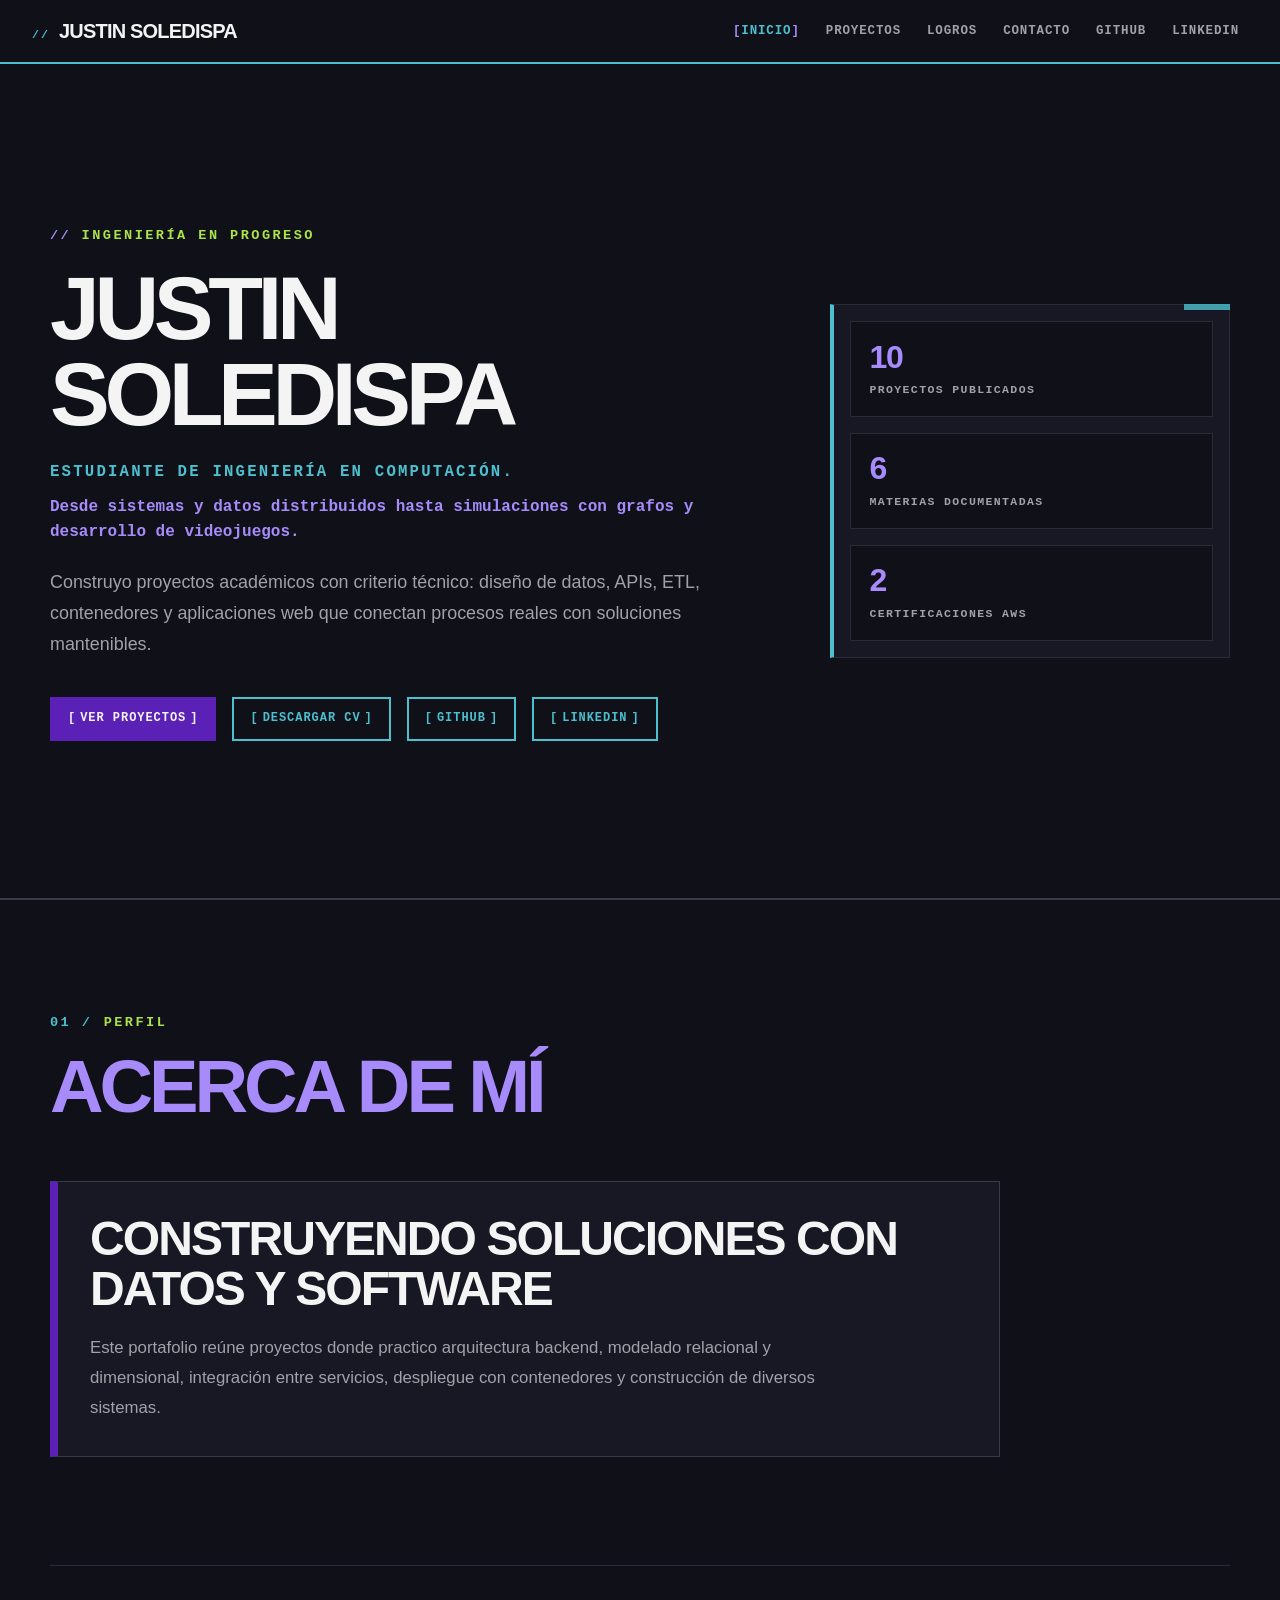
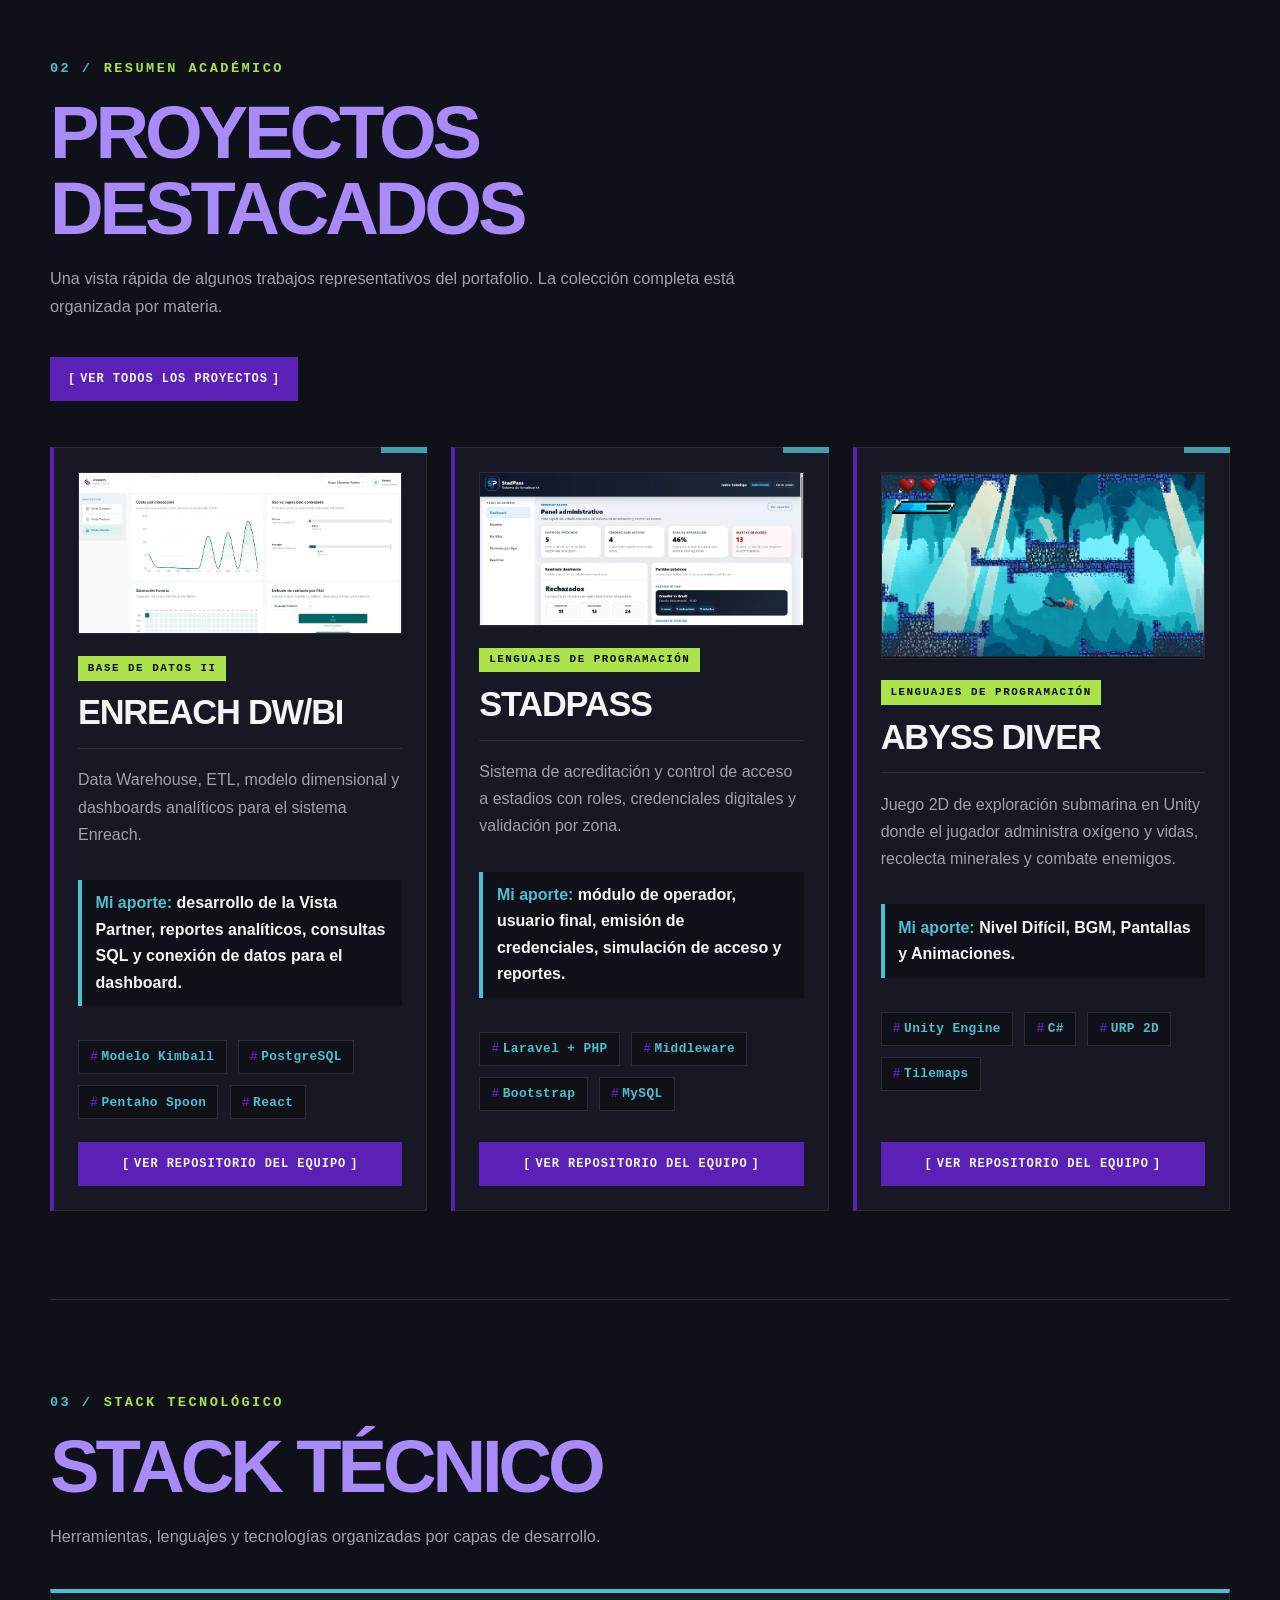
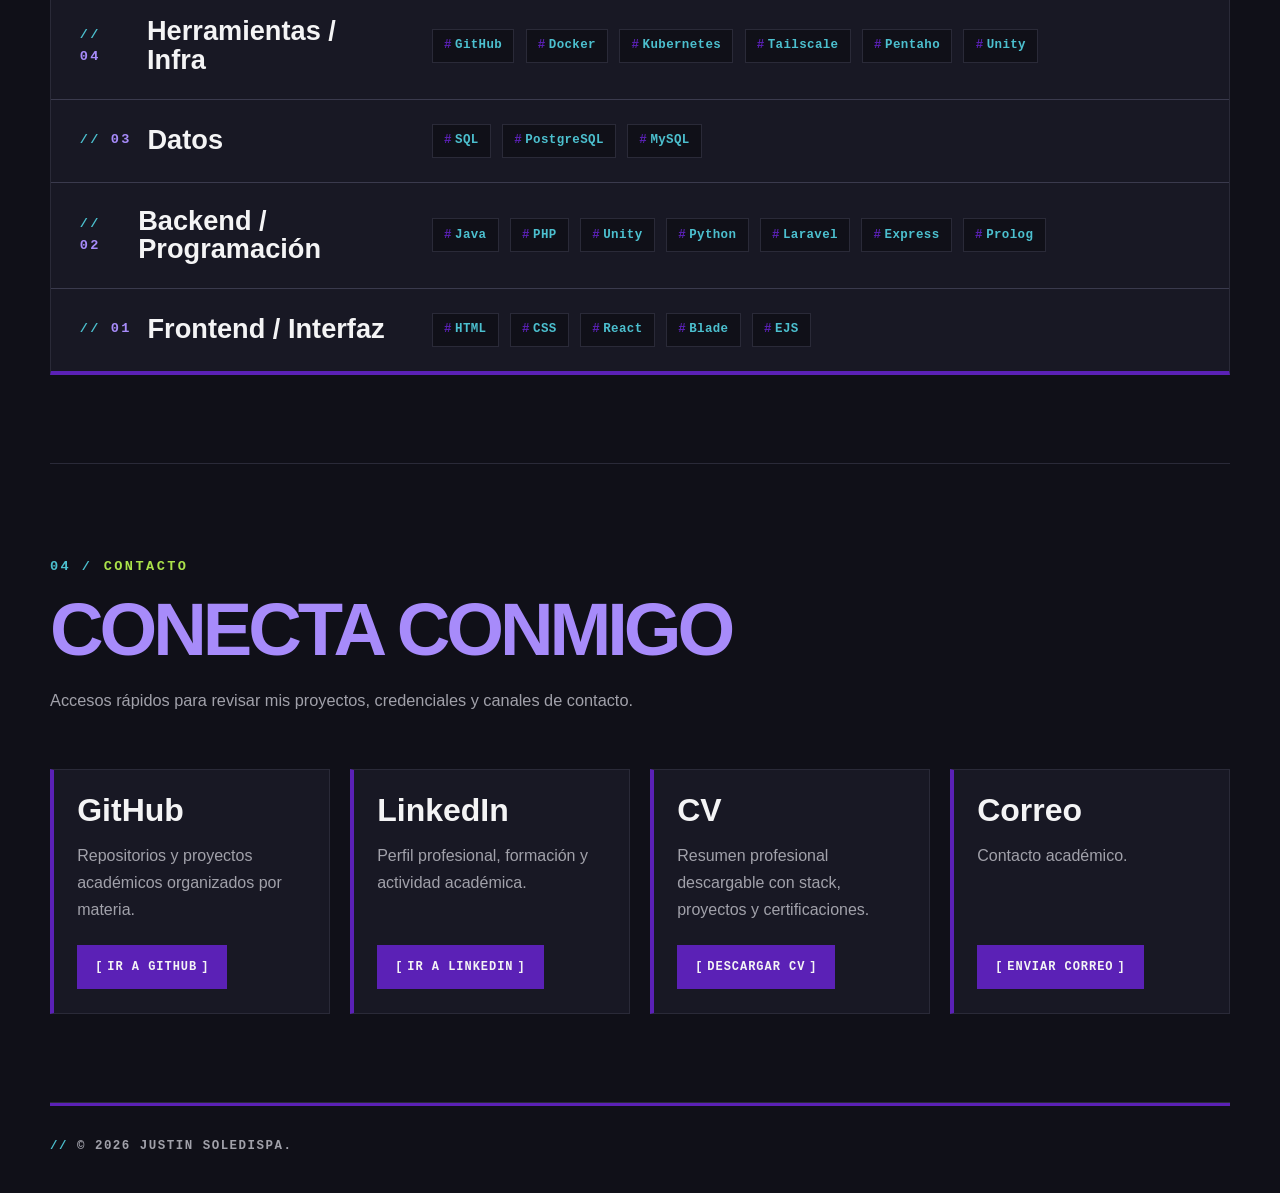
<file: index.html>
<!DOCTYPE html>
<html lang="es">
<head>
  <meta charset="UTF-8">
  <meta name="viewport" content="width=device-width, initial-scale=1.0">
  <meta name="description" content="Portafolio académico de Justin Soledispa. Proyectos universitarios, tecnologías, logros y contacto.">
  <title>Portafolio Académico | Justin Soledispa</title>

  <link rel="stylesheet" href="style.css">
  <link rel="icon" type="image/png" href="/favicon.png">
</head>
<body>
  <nav class="navbar" aria-label="Navegación principal">
    <a class="navbar-logo" href="index.html">Justin Soledispa</a>
    <button class="navbar-toggle" type="button" aria-controls="navbar-menu" aria-expanded="false" aria-label="Abrir menú de navegación">
      <span class="navbar-toggle-icon" aria-hidden="true"></span>
    </button>
    <div class="navbar-links" id="navbar-menu">
      <a class="activo" href="index.html" aria-current="page">Inicio</a>
      <a href="proyectos.html">Proyectos</a>
      <a href="logros.html">Logros</a>
      <a href="index.html#contacto">Contacto</a>
      <a href="https://github.com/justinsoledispa" target="_blank" rel="noopener noreferrer">GitHub</a>
      <a href="https://www.linkedin.com/in/justinsoledispa/" target="_blank" rel="noopener noreferrer">LinkedIn</a>
    </div>
  </nav>

  <header id="inicio" class="hero">
    <div class="hero-layout">
      <div class="hero-contenido">
        <span class="hero-etiqueta"> Ingeniería en Progreso </span>
        <h1>Justin Soledispa</h1>
        <p class="hero-subtitulo">Estudiante de Ingeniería en Computación.</p>
        <p class="hero-enfoque">Desde sistemas y datos distribuidos hasta simulaciones con grafos y desarrollo de videojuegos.</p>
        <p class="hero-descripcion">
          Construyo proyectos académicos con criterio técnico: diseño de datos, APIs, ETL, contenedores y aplicaciones web que conectan procesos reales con soluciones mantenibles.
        </p>
        <div class="hero-acciones">
          <a class="boton-ver-proyectos" href="proyectos.html">Ver proyectos</a>
          <a class="boton-secundario" href="cv-justin-soledispa.pdf" download>Descargar CV</a>
          <a class="boton-secundario" href="https://github.com/justinsoledispa" target="_blank" rel="noopener noreferrer">GitHub</a>
          <a class="boton-secundario" href="https://www.linkedin.com/in/justinsoledispa/" target="_blank" rel="noopener noreferrer">LinkedIn</a>
        </div>
      </div>

      <aside class="panel-info panel-resumen" aria-label="Resumen del portafolio">
        <div class="resumen-item">
          <span class="resumen-numero">10</span>
          <span class="resumen-texto">proyectos publicados</span>
        </div>
        <div class="resumen-item">
          <span class="resumen-numero">6</span>
          <span class="resumen-texto">materias documentadas</span>
        </div>
        <div class="resumen-item">
          <span class="resumen-numero">2</span>
          <span class="resumen-texto">certificaciones AWS</span>
        </div>
      </aside>
    </div>
  </header>

  <main>
    <section id="acerca" class="seccion-info seccion-amplia" aria-labelledby="titulo-acerca">
      <div class="encabezado-seccion">
        <span class="etiqueta-seccion">Perfil</span>
        <h2 id="titulo-acerca">Acerca de mí</h2>
      </div>

      <div class="panel-destacado">
        <h3>Construyendo soluciones con datos y software</h3>
        <p>
          Este portafolio reúne proyectos donde practico arquitectura backend, modelado relacional y dimensional, integración entre servicios, despliegue con contenedores y construcción de diversos sistemas.
        </p>
      </div>
    </section>

    <section id="destacados" class="seccion-proyectos seccion-amplia" aria-labelledby="titulo-destacados">
      <div class="encabezado-seccion">
        <span class="etiqueta-seccion">Resumen académico</span>
        <h2 id="titulo-destacados">Proyectos destacados</h2>
        <p>
          Una vista rápida de algunos trabajos representativos del portafolio. La colección completa está organizada por materia.
        </p>
        <div class="hero-acciones">
          <a class="boton-ver-proyectos" href="proyectos.html">Ver todos los proyectos</a>
        </div>
      </div>

      <div class="grid-materias">
        <article class="tarjeta-materia">
          <img class="thumbnail-proyecto" src="img/proyectos/enreach/thumbnail.webp" alt="Vista previa de Enreach" width="1883" height="935" loading="lazy">
          <div class="materia-header">
            <span class="badge badge-finalizado">Base de Datos II</span>
            <h3>ENREACH DW/BI</h3>
          </div>
          <p>
            Data Warehouse, ETL, modelo dimensional y dashboards analíticos para el sistema Enreach.
          </p>
          <div class="aporte-proyecto">
            <strong>Mi aporte:</strong> desarrollo de la Vista Partner, reportes analíticos, consultas SQL y conexión de datos para el dashboard.
          </div>
          <ul class="lista-tecnologias">
      <li>Modelo Kimball</li>
      <li>PostgreSQL</li>
      <li>Pentaho Spoon</li>
      <li>React</li>
    </ul>
          <a class="boton-ver-proyectos" href="https://github.com/juandifrost17/proyecto_bd2_enreach" target="_blank" rel="noopener noreferrer">Ver repositorio del equipo</a>
        </article>

        <article class="tarjeta-materia">
          <img class="thumbnail-proyecto" src="img/proyectos/stadpass/thumbnail.webp" alt="Vista previa de StadPass" width="1917" height="902" loading="lazy">
          <div class="materia-header">
            <span class="badge badge-finalizado">Lenguajes de Programación</span>
            <h3>StadPass</h3>
          </div>
          <p>
            Sistema de acreditación y control de acceso a estadios con roles, credenciales digitales y validación por zona.
          </p>
          <div class="aporte-proyecto">
            <strong>Mi aporte:</strong> módulo de operador, usuario final, emisión de credenciales, simulación de acceso y reportes.
          </div>
             <ul class="lista-tecnologias">
      <li>Laravel + PHP</li>
      <li>Middleware</li>
      <li>Bootstrap</li>
      <li>MySQL</li>
    </ul>
          <a class="boton-ver-proyectos" href="https://github.com/justinsoledispa/acceso-estadio-laravel" target="_blank" rel="noopener noreferrer">Ver repositorio del equipo</a>
        </article>

        <article class="tarjeta-materia">
          <img class="thumbnail-proyecto" src="img/proyectos/abyss-diver/thumbnail.png" alt="Vista previa de Abyss Diver" width="1200" height="800" loading="lazy">
          <div class="materia-header">
            <span class="badge badge-finalizado">Lenguajes de Programación</span>
            <h3>Abyss Diver</h3>
          </div>
          <p>
            Juego 2D de exploración submarina en Unity donde el jugador administra oxígeno y vidas, recolecta minerales y combate enemigos.
          </p>
          <div class="aporte-proyecto">
            <strong>Mi aporte:</strong> Nivel Difícil, BGM, Pantallas y Animaciones.
          </div>
          <ul class="lista-tecnologias">
            <li>Unity Engine</li>
            <li>C#</li>
            <li>URP 2D</li>
            <li>Tilemaps</li>
          </ul>
          <a
            class="boton-ver-proyectos"
            href="https://github.com/justsole1385/abyss-diver"
            target="_blank"
            rel="noopener noreferrer">
            Ver repositorio del equipo
          </a>
        </article>
      </div>
    </section>

    <section id="tecnologias" class="seccion-info seccion-amplia" aria-labelledby="titulo-tecnologias">
      <div class="encabezado-seccion">
        <span class="etiqueta-seccion">Stack tecnológico</span>
        <h2 id="titulo-tecnologias">Stack técnico</h2>
        <p>
          Herramientas, lenguajes y tecnologías organizadas por capas de desarrollo.
        </p>
      </div>

      <div class="stack-tecnico">
        <article class="stack-capa">
          <div class="stack-capa-header">
            <span class="stack-capa-numero">04</span>
            <h3>Herramientas / Infra</h3>
          </div>
          <ul class="stack-capa-lista">
            <li>GitHub</li>
            <li>Docker</li>
            <li>Kubernetes</li>
            <li>Tailscale</li>
            <li>Pentaho</li>
            <li>Unity</li>
          </ul>
        </article>

        <article class="stack-capa">
          <div class="stack-capa-header">
            <span class="stack-capa-numero">03</span>
            <h3>Datos</h3>
          </div>
          <ul class="stack-capa-lista">
            <li>SQL</li>
            <li>PostgreSQL</li>
            <li>MySQL</li>
          </ul>
        </article>

        <article class="stack-capa">
          <div class="stack-capa-header">
            <span class="stack-capa-numero">02</span>
            <h3>Backend / Programación</h3>
          </div>
          <ul class="stack-capa-lista">
            <li>Java</li>
            <li>PHP</li>
            <li>Unity</li>
            <li>Python</li>
            <li>Laravel</li>
            <li>Express</li>
            <li>Prolog</li>
          </ul>
        </article>

        <article class="stack-capa">
          <div class="stack-capa-header">
            <span class="stack-capa-numero">01</span>
            <h3>Frontend / Interfaz</h3>
          </div>
          <ul class="stack-capa-lista">
            <li>HTML</li>
            <li>CSS</li>
            <li>React</li>
            <li>Blade</li>
            <li>EJS</li>
          </ul>
        </article>
      </div>
    </section>

    <section id="contacto" class="seccion-info seccion-amplia seccion-contacto-final" aria-labelledby="titulo-contacto">
      <div class="encabezado-seccion">
        <span class="etiqueta-seccion">Contacto</span>
        <h2 id="titulo-contacto">Conecta conmigo</h2>
        <p>
          Accesos rápidos para revisar mis proyectos, credenciales y canales de contacto.
        </p>
      </div>

      <div class="grid-contacto">
        <article class="tarjeta-contacto">
          <h3>GitHub</h3>
          <p>Repositorios y proyectos académicos organizados por materia.</p>
          <a class="boton-contacto" href="https://github.com/justinsoledispa" target="_blank" rel="noopener noreferrer">Ir a GitHub</a>
        </article>

        <article class="tarjeta-contacto">
          <h3>LinkedIn</h3>
          <p>Perfil profesional, formación y actividad académica.</p>
          <a class="boton-contacto" href="https://www.linkedin.com/in/justinsoledispa/" target="_blank" rel="noopener noreferrer">Ir a LinkedIn</a>
        </article>

        <article class="tarjeta-contacto">
          <h3>CV</h3>
          <p>Resumen profesional descargable con stack, proyectos y certificaciones.</p>
          <a class="boton-contacto" href="cv-justin-soledispa.pdf" download>Descargar CV</a>
        </article>

        <article class="tarjeta-contacto">
          <h3>Correo</h3>
          <p>Contacto académico.</p>
          <a class="boton-contacto" href="mailto:jasoledispa@uees.edu.ec">Enviar correo</a>
        </article>
      </div>
    </section>
  </main>

  <footer>
    <p>© 2026 Justin Soledispa.</p>
  </footer>
  <script src="./script.js"></script>
</body>
</html>
</file>
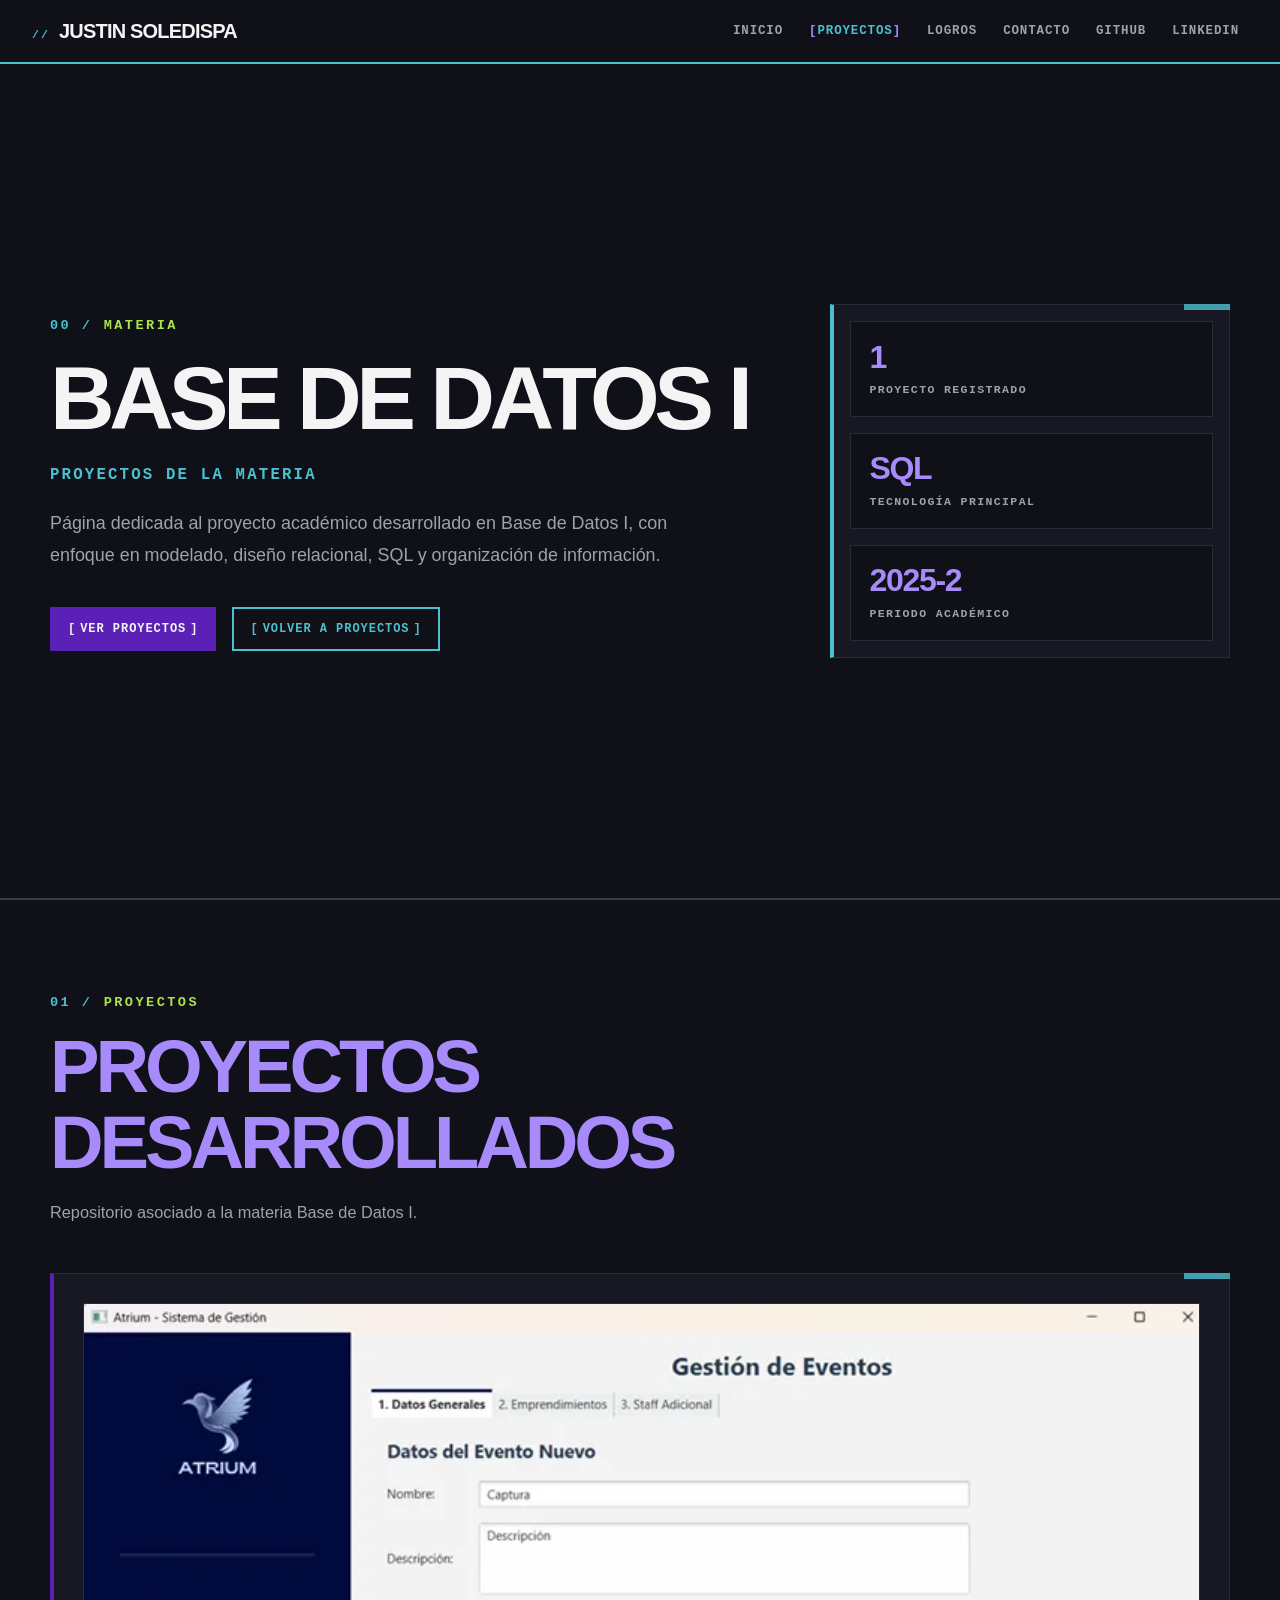
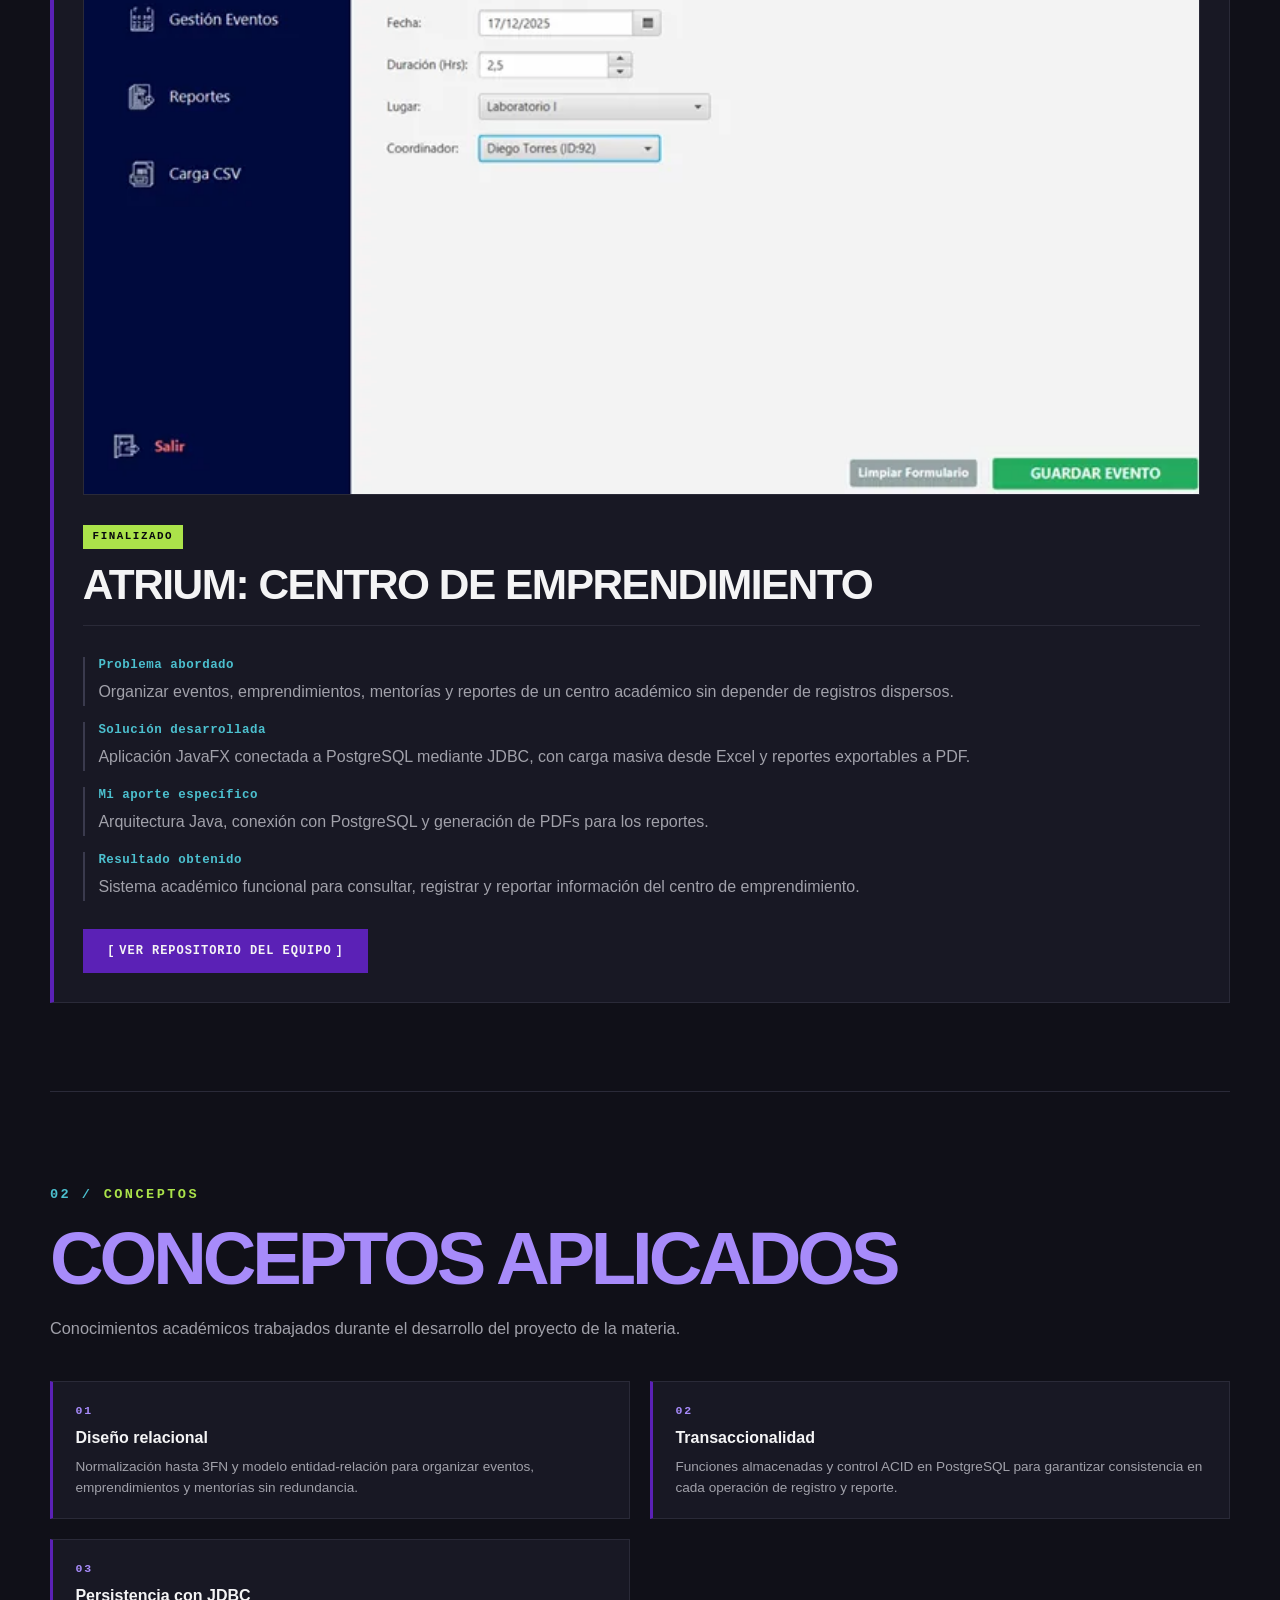
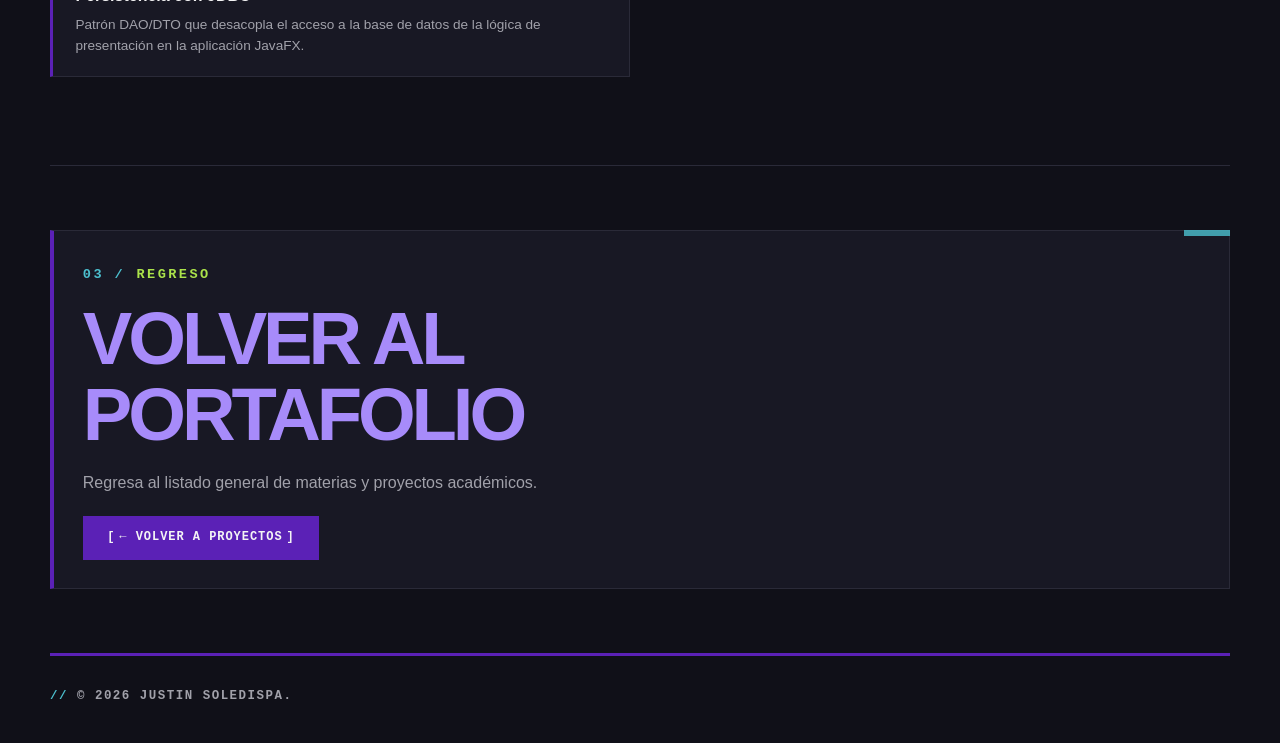
<file: 2025-2-base-de-datos-i/index.html>
<!DOCTYPE html>
<html lang="es">
<head>
  <meta charset="UTF-8">
  <meta name="viewport" content="width=device-width, initial-scale=1.0">
  <meta name="description" content="Proyectos académicos de Base de Datos I de Justin Soledispa.">
  <title>Base de Datos I | Justin Soledispa</title>

  <link rel="stylesheet" href="../style.css">
  <link rel="stylesheet" href="./base-datos-i.css">
  <link rel="icon" type="image/png" href="/favicon.png">
</head>
<body>
  <nav class="navbar" aria-label="Navegación principal">
    <a class="navbar-logo" href="../index.html">Justin Soledispa</a>

    <button class="navbar-toggle" type="button" aria-controls="navbar-menu" aria-expanded="false" aria-label="Abrir menú de navegación">
      <span class="navbar-toggle-icon" aria-hidden="true"></span>
    </button>
    <div class="navbar-links" id="navbar-menu">
      <a href="../index.html">Inicio</a>
      <a class="activo" href="../proyectos.html" aria-current="page">Proyectos</a>
      <a href="../logros.html">Logros</a>
      <a href="../index.html#contacto">Contacto</a>
      <a href="https://github.com/justinsoledispa" target="_blank" rel="noopener noreferrer">GitHub</a>
      <a href="https://www.linkedin.com/in/justinsoledispa/" target="_blank" rel="noopener noreferrer">LinkedIn</a>
    </div>
  </nav>

  <header id="inicio" class="hero hero-materia">
    <div class="hero-layout">
      <div class="hero-contenido">
        <span class="hero-etiqueta" data-num="00">MATERIA</span>

        <h1>Base de Datos I</h1>

        <p class="hero-subtitulo">Proyectos de la materia</p>

        <p class="hero-descripcion">
          Página dedicada al proyecto académico desarrollado en Base de Datos I, con enfoque en modelado, diseño relacional, SQL y organización de información.
        </p>

        <div class="hero-acciones">
          <a class="boton-ver-proyectos" href="#proyectos">Ver proyectos</a>
          <a class="boton-secundario" href="../proyectos.html">Volver a proyectos</a>
        </div>
      </div>

      <aside class="panel-info panel-resumen" aria-label="Resumen de Base de Datos I">
        <div class="resumen-item">
          <span class="resumen-numero">1</span>
          <span class="resumen-texto">proyecto registrado</span>
        </div>

        <div class="resumen-item">
          <span class="resumen-numero">SQL</span>
          <span class="resumen-texto">tecnología principal</span>
        </div>

        <div class="resumen-item">
          <span class="resumen-numero">2025-2</span>
          <span class="resumen-texto">periodo académico</span>
        </div>
      </aside>
    </div>
  </header>

  <main>
    <section id="proyectos" class="seccion-proyectos seccion-amplia" aria-labelledby="titulo-proyectos">
      <div class="encabezado-seccion">
        <span class="etiqueta-seccion" data-num="01">PROYECTOS</span>
        <h2 id="titulo-proyectos">Proyectos desarrollados</h2>
        <p>
          Repositorio asociado a la materia Base de Datos I.
        </p>
      </div>

      <div class="grid-materias grid-proyectos">
        <article class="tarjeta-materia tarjeta-proyecto">
          <img class="thumbnail-proyecto" src="../img/proyectos/atrium/thumbnail.webp" alt="Vista previa de ATRIUM" width="745" height="528" loading="lazy">
          <div class="materia-header">
            <span class="badge badge-finalizado">Finalizado</span>
            <h3>ATRIUM: Centro de Emprendimiento</h3>
          </div>

          <div class="proyecto-detalle">
            <div>
              <h4>Problema abordado</h4>
              <p>Organizar eventos, emprendimientos, mentorías y reportes de un centro académico sin depender de registros dispersos.</p>
            </div>
            <div>
              <h4>Solución desarrollada</h4>
              <p>Aplicación JavaFX conectada a PostgreSQL mediante JDBC, con carga masiva desde Excel y reportes exportables a PDF.</p>
            </div>
            <div>
              <h4>Mi aporte específico</h4>
              <p>Arquitectura Java, conexión con PostgreSQL y generación de PDFs para los reportes.</p>
            </div>
            <div>
              <h4>Resultado obtenido</h4>
              <p>Sistema académico funcional para consultar, registrar y reportar información del centro de emprendimiento.</p>
            </div>
          </div>

          <a
            class="boton-ver-proyectos"
            href="https://github.com/juandifrost17/proyecto_bd1_atrium"
            target="_blank"
            rel="noopener noreferrer">
            Ver repositorio del equipo
          </a>
        </article>
      </div>
    </section>

    <section id="temas" class="seccion-info seccion-amplia" aria-labelledby="titulo-temas">
      <div class="encabezado-seccion">
        <span class="etiqueta-seccion" data-num="02">CONCEPTOS</span>
        <h2 id="titulo-temas">Conceptos aplicados</h2>
        <p>
          Conocimientos académicos trabajados durante el desarrollo del proyecto de la materia.
        </p>
      </div>

      <div class="grid-conceptos">
        <article class="concepto-card">
          <span class="concepto-numero">01</span>
          <strong class="concepto-nombre">Diseño relacional</strong>
          <p class="concepto-desc">Normalización hasta 3FN y modelo entidad-relación para organizar eventos, emprendimientos y mentorías sin redundancia.</p>
        </article>

        <article class="concepto-card">
          <span class="concepto-numero">02</span>
          <strong class="concepto-nombre">Transaccionalidad</strong>
          <p class="concepto-desc">Funciones almacenadas y control ACID en PostgreSQL para garantizar consistencia en cada operación de registro y reporte.</p>
        </article>

        <article class="concepto-card">
          <span class="concepto-numero">03</span>
          <strong class="concepto-nombre">Persistencia con JDBC</strong>
          <p class="concepto-desc">Patrón DAO/DTO que desacopla el acceso a la base de datos de la lógica de presentación en la aplicación JavaFX.</p>
        </article>
      </div>
    </section>

    <section class="seccion-info seccion-volver" aria-label="Volver al portafolio">
      <div class="panel-info panel-contacto">
        <span class="etiqueta-seccion" data-num="03">REGRESO</span>
        <h2>Volver al portafolio</h2>
        <p>
          Regresa al listado general de materias y proyectos académicos.
        </p>

        <a class="boton-contacto" href="../proyectos.html">← Volver a proyectos</a>
      </div>
    </section>
  </main>

  <footer>
    <p>© 2026 Justin Soledispa.</p>
  </footer>

  <script src="../script.js"></script>
</body>
</html>
</file>
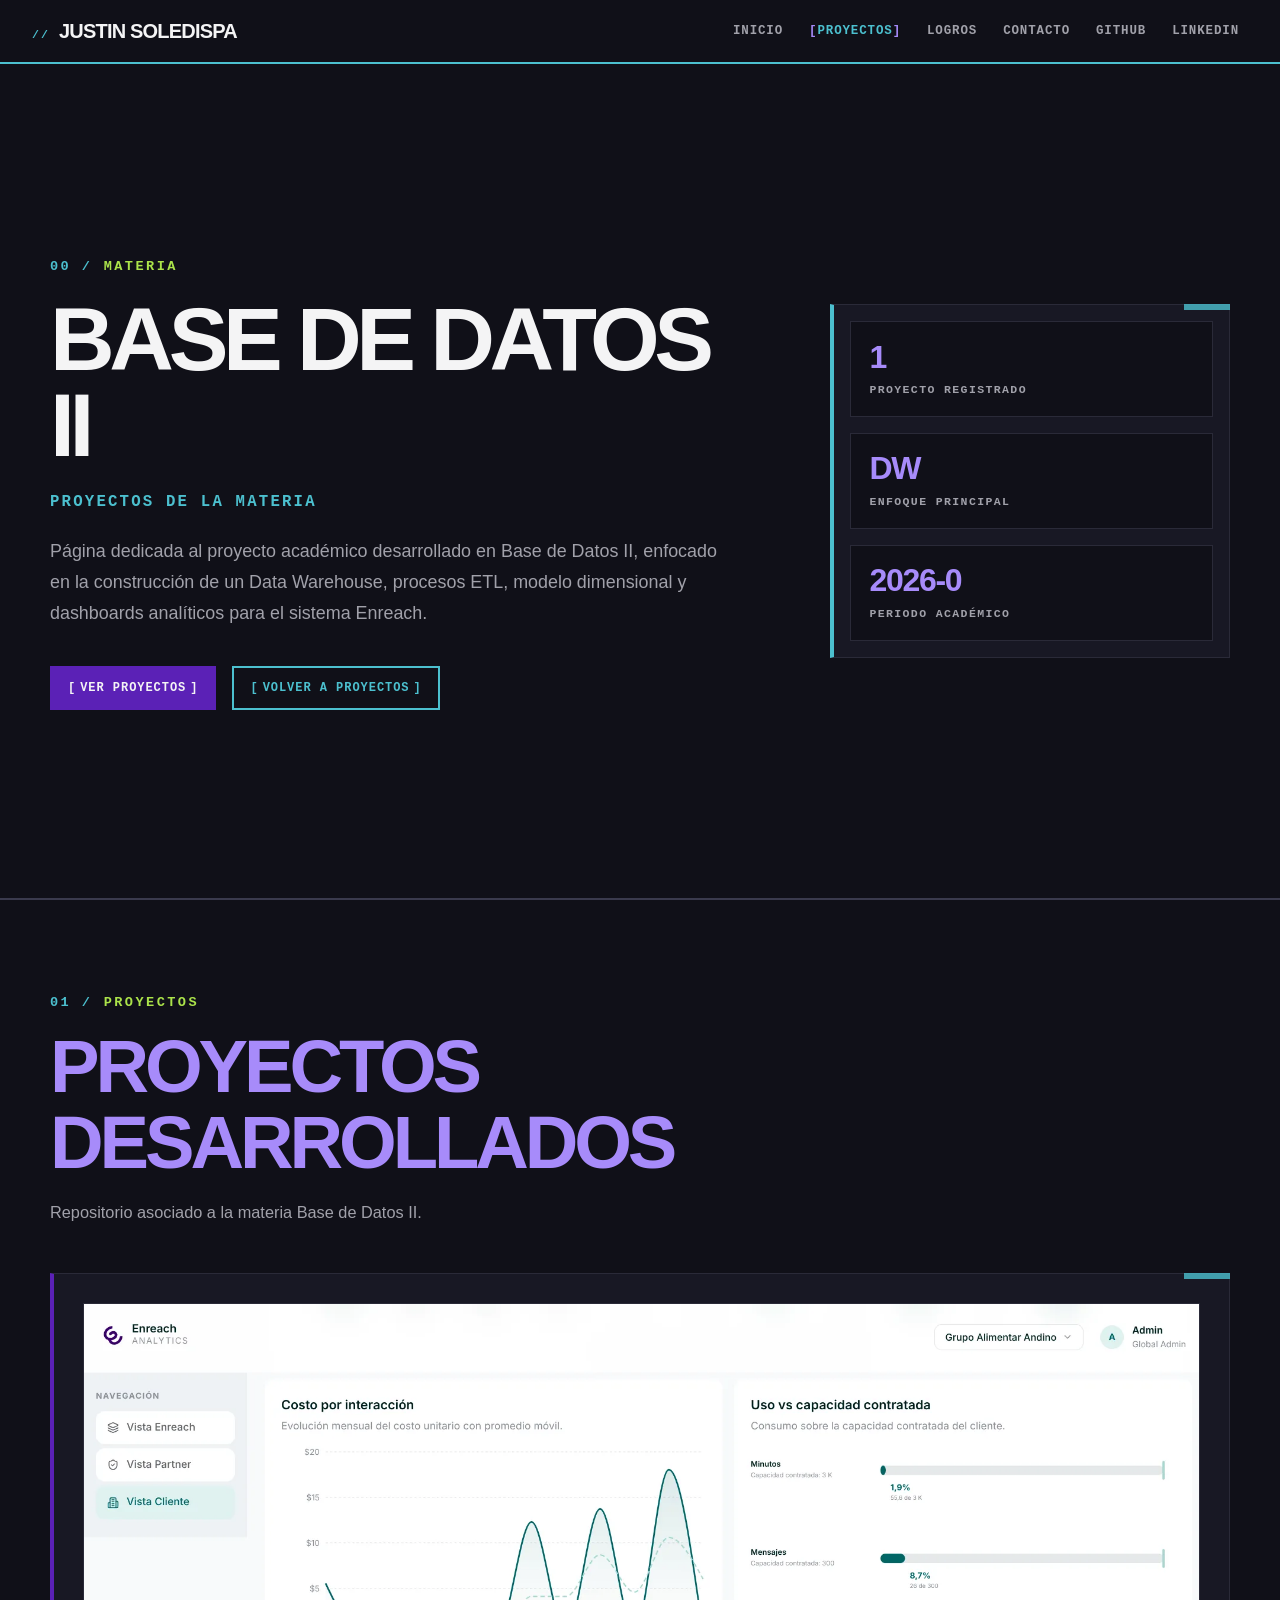
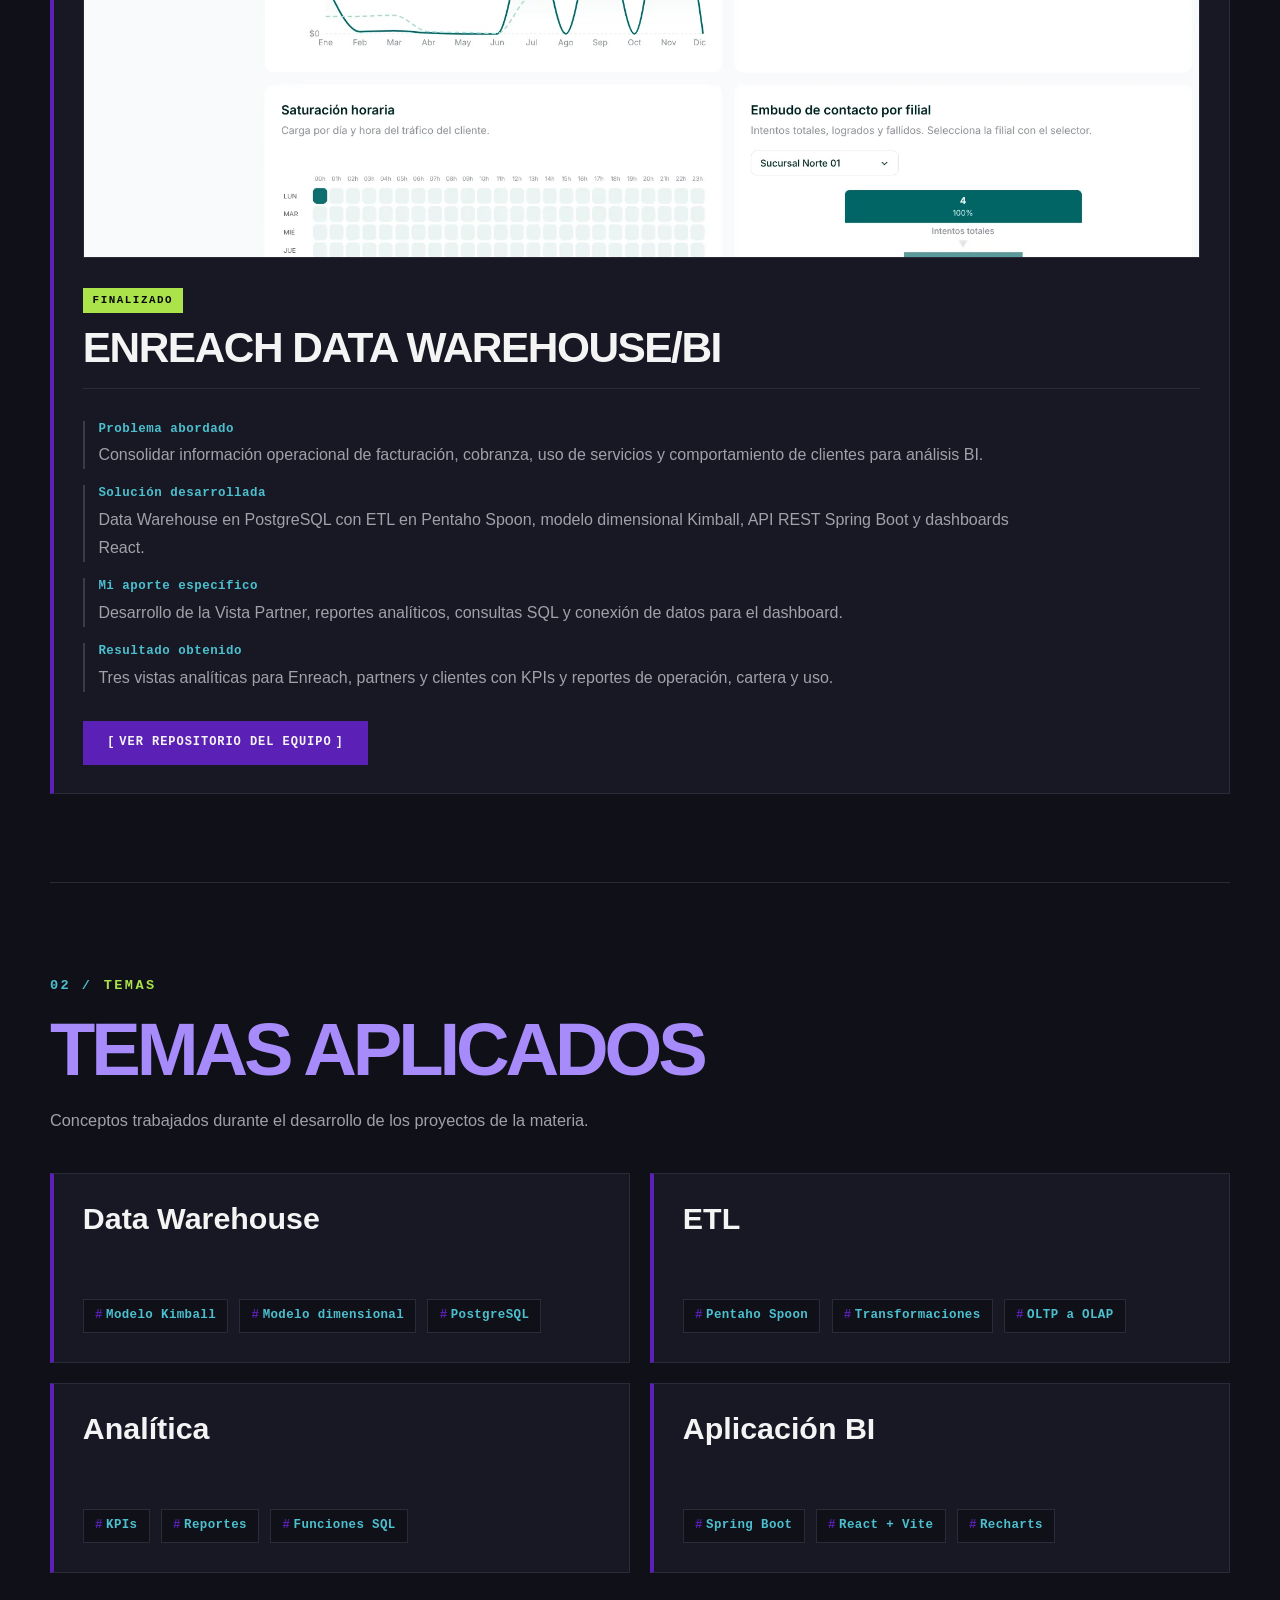
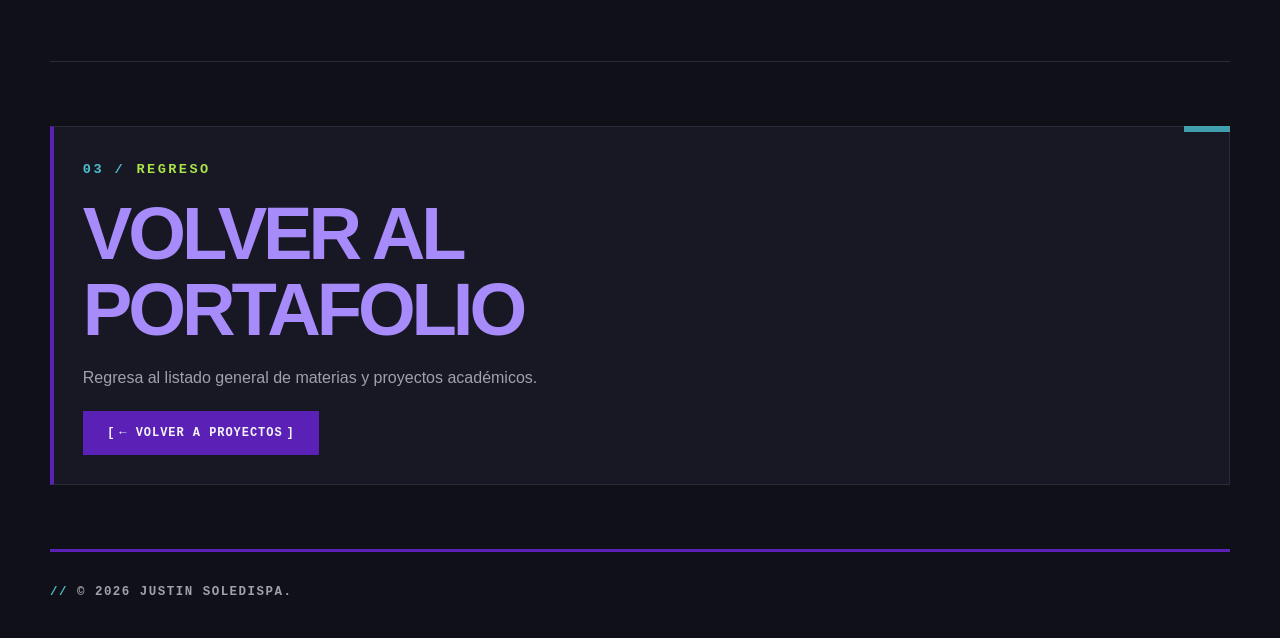
<file: 2026-0-base-de-datos-ii/index.html>
<!DOCTYPE html>
<html lang="es">
<head>
  <meta charset="UTF-8">
  <meta name="viewport" content="width=device-width, initial-scale=1.0">
  <meta name="description" content="Proyectos académicos de Base de Datos II de Justin Soledispa.">
  <title>Base de Datos II | Justin Soledispa</title>

  <link rel="stylesheet" href="../style.css">
  <link rel="stylesheet" href="./base-datos-ii.css">
  <link rel="icon" type="image/png" href="/favicon.png">
</head>
<body>
  <nav class="navbar" aria-label="Navegación principal">
    <a class="navbar-logo" href="../index.html">Justin Soledispa</a>

    <button class="navbar-toggle" type="button" aria-controls="navbar-menu" aria-expanded="false" aria-label="Abrir menú de navegación">
      <span class="navbar-toggle-icon" aria-hidden="true"></span>
    </button>
    <div class="navbar-links" id="navbar-menu">
      <a href="../index.html">Inicio</a>
      <a class="activo" href="../proyectos.html" aria-current="page">Proyectos</a>
      <a href="../logros.html">Logros</a>
      <a href="../index.html#contacto">Contacto</a>
      <a href="https://github.com/justinsoledispa" target="_blank" rel="noopener noreferrer">GitHub</a>
      <a href="https://www.linkedin.com/in/justinsoledispa/" target="_blank" rel="noopener noreferrer">LinkedIn</a>
    </div>
  </nav>

  <header id="inicio" class="hero hero-materia">
    <div class="hero-layout">
      <div class="hero-contenido">
        <span class="hero-etiqueta" data-num="00">MATERIA</span>

        <h1>Base de Datos II</h1>

        <p class="hero-subtitulo">Proyectos de la materia</p>

        <p class="hero-descripcion">
          Página dedicada al proyecto académico desarrollado en Base de Datos II, enfocado en la construcción de un Data Warehouse, procesos ETL, modelo dimensional y dashboards analíticos para el sistema Enreach.
        </p>

        <div class="hero-acciones">
          <a class="boton-ver-proyectos" href="#proyectos">Ver proyectos</a>
          <a class="boton-secundario" href="../proyectos.html">Volver a proyectos</a>
        </div>
      </div>

      <aside class="panel-info panel-resumen" aria-label="Resumen de Base de Datos II">
        <div class="resumen-item">
          <span class="resumen-numero">1</span>
          <span class="resumen-texto">proyecto registrado</span>
        </div>

        <div class="resumen-item">
          <span class="resumen-numero">DW</span>
          <span class="resumen-texto">enfoque principal</span>
        </div>

        <div class="resumen-item">
          <span class="resumen-numero">2026-0</span>
          <span class="resumen-texto">periodo académico</span>
        </div>
      </aside>
    </div>
  </header>

  <main>
    <section id="proyectos" class="seccion-proyectos seccion-amplia" aria-labelledby="titulo-proyectos">
      <div class="encabezado-seccion">
        <span class="etiqueta-seccion" data-num="01">PROYECTOS</span>
        <h2 id="titulo-proyectos">Proyectos desarrollados</h2>
        <p>
          Repositorio asociado a la materia Base de Datos II.
        </p>
      </div>

      <div class="grid-materias grid-proyectos">
        <article class="tarjeta-materia tarjeta-proyecto">
          <img class="thumbnail-proyecto" src="../img/proyectos/enreach/thumbnail.webp" alt="Vista previa de Enreach" width="1883" height="935" loading="lazy">
          <div class="materia-header">
            <span class="badge badge-finalizado">Finalizado</span>
            <h3>ENREACH DATA WAREHOUSE/BI</h3>
          </div>

          <div class="proyecto-detalle">
            <div>
              <h4>Problema abordado</h4>
              <p>Consolidar información operacional de facturación, cobranza, uso de servicios y comportamiento de clientes para análisis BI.</p>
            </div>
            <div>
              <h4>Solución desarrollada</h4>
              <p>Data Warehouse en PostgreSQL con ETL en Pentaho Spoon, modelo dimensional Kimball, API REST Spring Boot y dashboards React.</p>
            </div>
            <div>
              <h4>Mi aporte específico</h4>
              <p>Desarrollo de la Vista Partner, reportes analíticos, consultas SQL y conexión de datos para el dashboard.</p>
            </div>
            <div>
              <h4>Resultado obtenido</h4>
              <p>Tres vistas analíticas para Enreach, partners y clientes con KPIs y reportes de operación, cartera y uso.</p>
            </div>
          </div>

          <a 
            class="boton-ver-proyectos" 
            href="https://github.com/juandifrost17/proyecto_bd2_enreach" 
            target="_blank" 
            rel="noopener noreferrer">
            Ver repositorio del equipo
          </a>
        </article>
      </div>
    </section>

    <section id="temas" class="seccion-info seccion-amplia" aria-labelledby="titulo-temas">
      <div class="encabezado-seccion">
        <span class="etiqueta-seccion" data-num="02">TEMAS</span>
        <h2 id="titulo-temas">Temas aplicados</h2>
        <p>
          Conceptos trabajados durante el desarrollo de los proyectos de la materia.
        </p>
      </div>

      <div class="grid-tecnologias">
  <article class="panel-info tarjeta-tecnologia">
    <h3>Data Warehouse</h3>
    <ul class="lista-tecnologias">
      <li>Modelo Kimball</li>
      <li>Modelo dimensional</li>
      <li>PostgreSQL</li>
    </ul>
  </article>

  <article class="panel-info tarjeta-tecnologia">
    <h3>ETL</h3>
    <ul class="lista-tecnologias">
      <li>Pentaho Spoon</li>
      <li>Transformaciones</li>
      <li>OLTP a OLAP</li>
    </ul>
  </article>

  <article class="panel-info tarjeta-tecnologia">
    <h3>Analítica</h3>
    <ul class="lista-tecnologias">
      <li>KPIs</li>
      <li>Reportes</li>
      <li>Funciones SQL</li>
    </ul>
  </article>

  <article class="panel-info tarjeta-tecnologia">
    <h3>Aplicación BI</h3>
    <ul class="lista-tecnologias">
      <li>Spring Boot</li>
      <li>React + Vite</li>
      <li>Recharts</li>
    </ul>
  </article>
</div>
    </section>

    <section class="seccion-info seccion-volver" aria-label="Volver al portafolio">
      <div class="panel-info panel-contacto">
        <span class="etiqueta-seccion" data-num="03">REGRESO</span>
        <h2>Volver al portafolio</h2>
        <p>
          Regresa al listado general de materias y proyectos académicos.
        </p>

        <a class="boton-contacto" href="../proyectos.html">← Volver a proyectos</a>
      </div>
    </section>
  </main>

  <footer>
    <p>© 2026 Justin Soledispa.</p>
  </footer>

  <script src="../script.js"></script>
</body>
</html>
</file>
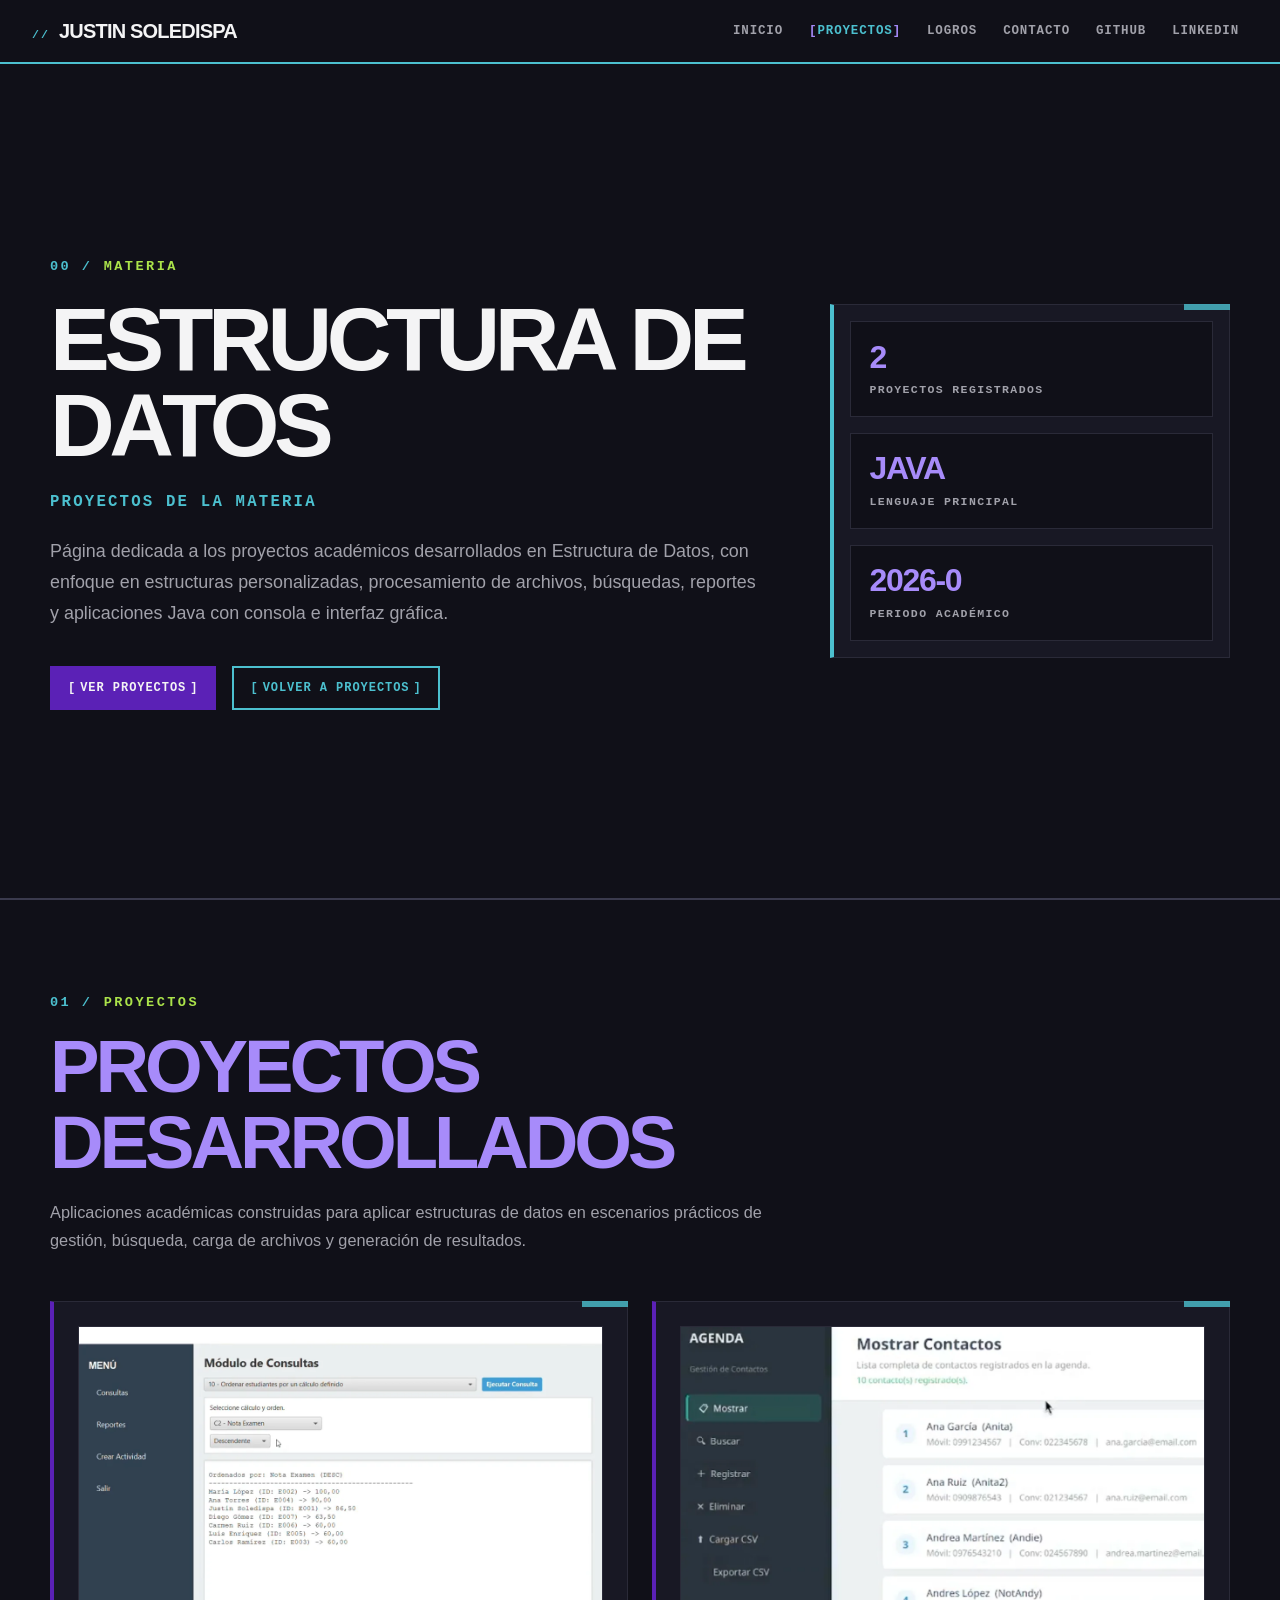
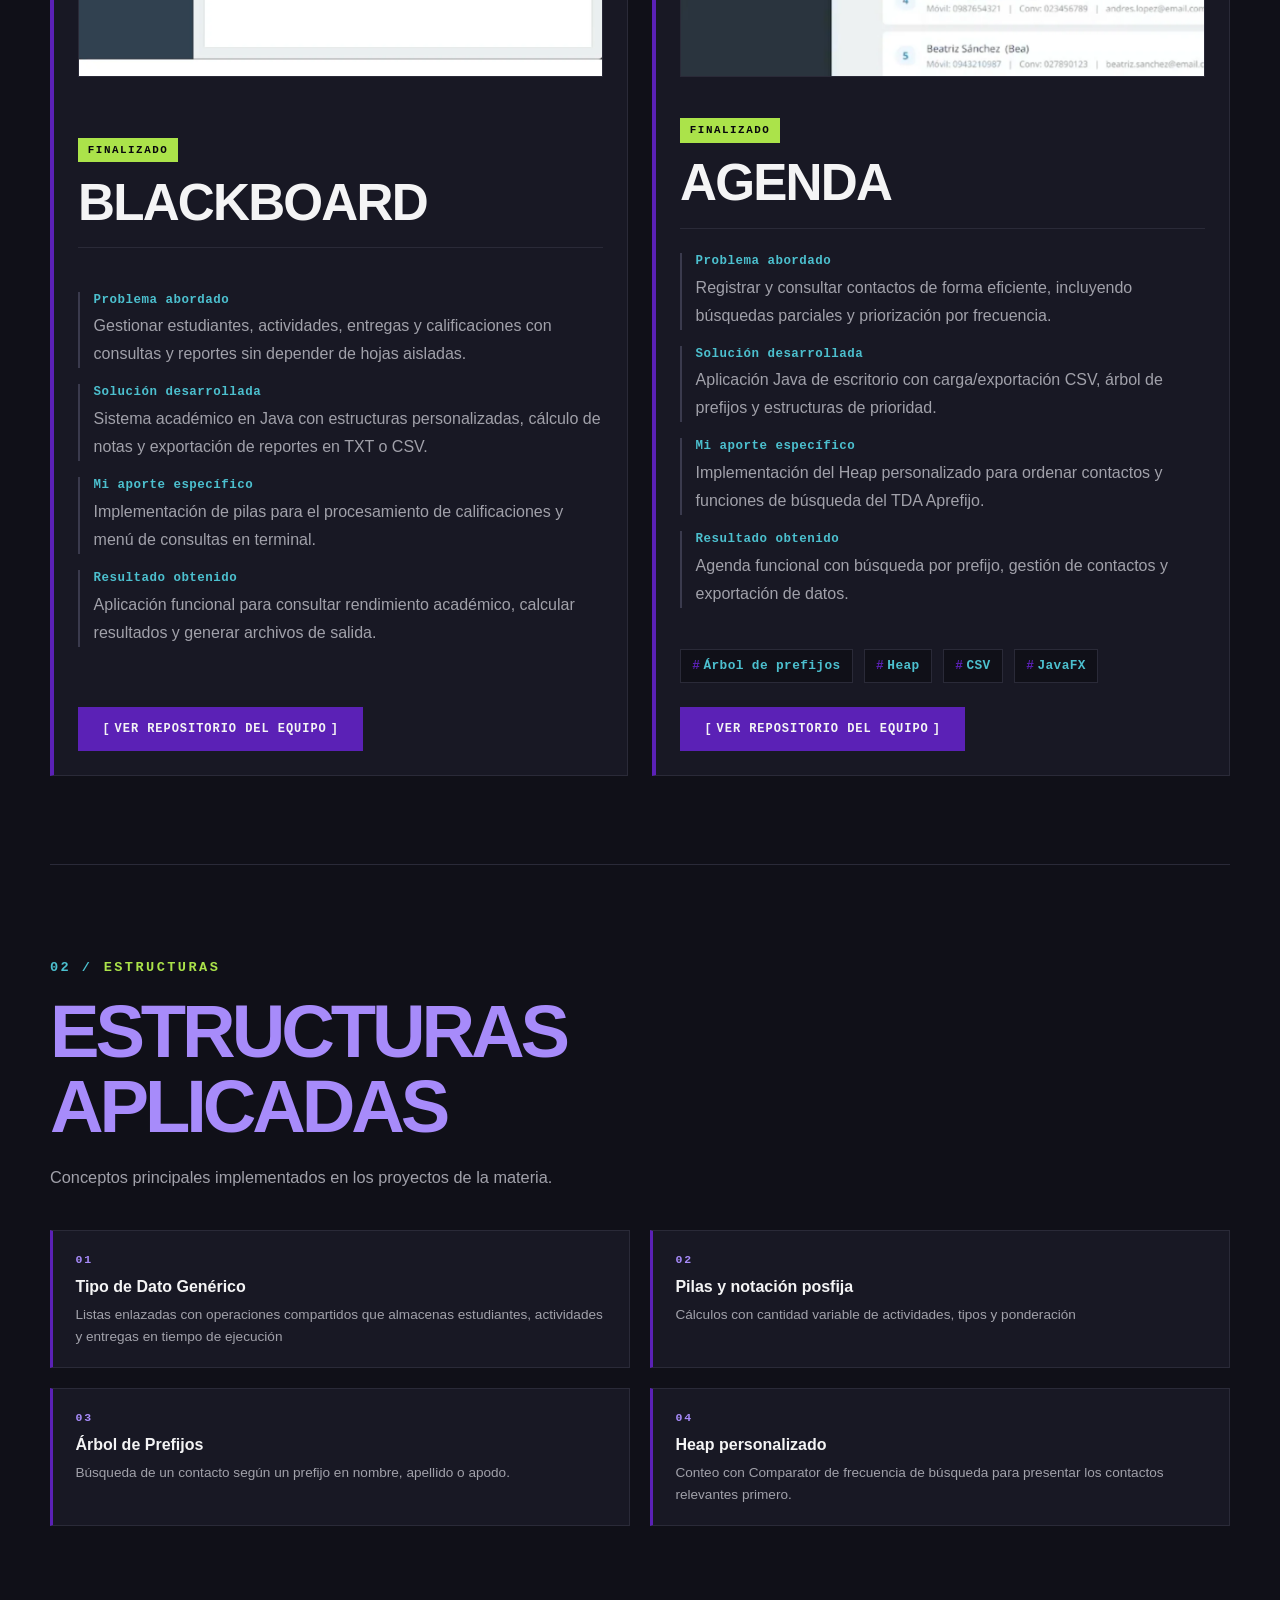
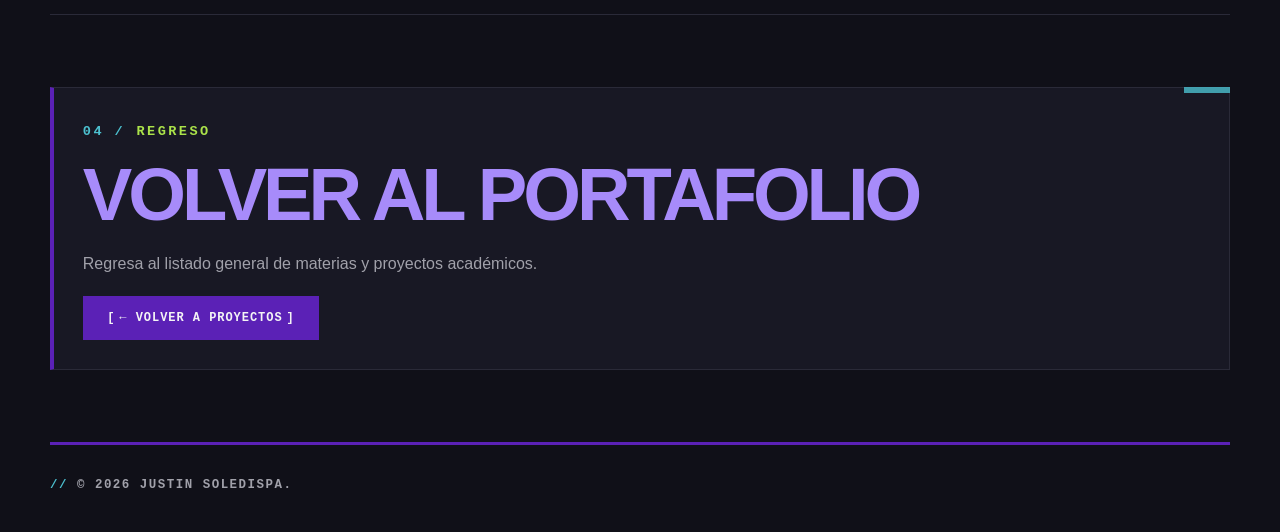
<file: 2026-0-estructura-de-datos/index.html>
<!DOCTYPE html>
<html lang="es">
<head>
  <meta charset="UTF-8">
  <meta name="viewport" content="width=device-width, initial-scale=1.0">
  <meta name="description" content="Proyectos académicos de Estructura de Datos de Justin Soledispa.">
  <title>Estructura de Datos | Justin Soledispa</title>

  <link rel="stylesheet" href="../style.css">
  <link rel="stylesheet" href="./estructura-datos.css">
  <link rel="icon" type="image/png" href="/favicon.png">
</head>
<body class="pagina-materia materia-estructura-datos">
  <nav class="navbar" aria-label="Navegación principal">
    <a class="navbar-logo" href="../index.html">Justin Soledispa</a>

    <button class="navbar-toggle" type="button" aria-controls="navbar-menu" aria-expanded="false" aria-label="Abrir menú de navegación">
      <span class="navbar-toggle-icon" aria-hidden="true"></span>
    </button>
    <div class="navbar-links" id="navbar-menu">
      <a href="../index.html">Inicio</a>
      <a class="activo" href="../proyectos.html" aria-current="page">Proyectos</a>
      <a href="../logros.html">Logros</a>
      <a href="../index.html#contacto">Contacto</a>
      <a href="https://github.com/justinsoledispa" target="_blank" rel="noopener noreferrer">GitHub</a>
      <a href="https://www.linkedin.com/in/justinsoledispa/" target="_blank" rel="noopener noreferrer">LinkedIn</a>
    </div>
  </nav>

  <header id="inicio" class="hero hero-materia">
    <div class="hero-layout">
      <div class="hero-contenido">
        <span class="hero-etiqueta" data-num="00">MATERIA</span>

        <h1>Estructura de Datos</h1>

        <p class="hero-subtitulo">Proyectos de la materia</p>

        <p class="hero-descripcion">
          Página dedicada a los proyectos académicos desarrollados en Estructura de Datos, con enfoque en estructuras personalizadas, procesamiento de archivos, búsquedas, reportes y aplicaciones Java con consola e interfaz gráfica.
        </p>

        <div class="hero-acciones">
          <a class="boton-ver-proyectos" href="#proyectos">Ver proyectos</a>
          <a class="boton-secundario" href="../proyectos.html">Volver a proyectos</a>
        </div>
      </div>

      <aside class="panel-info panel-resumen" aria-label="Resumen de Estructura de Datos">
        <div class="resumen-item">
          <span class="resumen-numero">2</span>
          <span class="resumen-texto">proyectos registrados</span>
        </div>

        <div class="resumen-item">
          <span class="resumen-numero">Java</span>
          <span class="resumen-texto">lenguaje principal</span>
        </div>

        <div class="resumen-item">
          <span class="resumen-numero">2026-0</span>
          <span class="resumen-texto">periodo académico</span>
        </div>
      </aside>
    </div>
  </header>

  <main>
    <section id="proyectos" class="seccion-proyectos seccion-amplia" aria-labelledby="titulo-proyectos">
      <div class="encabezado-seccion">
        <span class="etiqueta-seccion" data-num="01">PROYECTOS</span>
        <h2 id="titulo-proyectos">Proyectos desarrollados</h2>
        <p>
          Aplicaciones académicas construidas para aplicar estructuras de datos en escenarios prácticos de gestión, búsqueda, carga de archivos y generación de resultados.
        </p>
      </div>

      <div class="grid-materias grid-proyectos grid-proyectos-doble">
        <article class="tarjeta-materia tarjeta-proyecto tarjeta-proyecto-edd">
          <img class="thumbnail-proyecto" src="../img/proyectos/blackboard/thumbnail.webp" alt="Vista previa de Blackboard" width="1200" height="800" loading="lazy">
          <div class="materia-header">
            <span class="badge badge-finalizado">Finalizado</span>
            <h3>Blackboard</h3>
          </div>

          <div class="proyecto-detalle">
            <div>
              <h4>Problema abordado</h4>
              <p>Gestionar estudiantes, actividades, entregas y calificaciones con consultas y reportes sin depender de hojas aisladas.</p>
            </div>
            <div>
              <h4>Solución desarrollada</h4>
              <p>Sistema académico en Java con estructuras personalizadas, cálculo de notas y exportación de reportes en TXT o CSV.</p>
            </div>
            <div>
              <h4>Mi aporte específico</h4>
              <p>Implementación de pilas para el procesamiento de calificaciones y menú de consultas en terminal.</p>
            </div>
            <div>
              <h4>Resultado obtenido</h4>
              <p>Aplicación funcional para consultar rendimiento académico, calcular resultados y generar archivos de salida.</p>
            </div>
          </div>

         

          <a 
            class="boton-ver-proyectos" 
            href="https://github.com/juandifrost17/proyecto_edd_blackboard" 
            target="_blank" 
            rel="noopener noreferrer">
            Ver repositorio del equipo
          </a>
        </article>

        <article class="tarjeta-materia tarjeta-proyecto tarjeta-proyecto-edd">
          <img class="thumbnail-proyecto" src="../img/proyectos/agenda/thumbnail.webp" alt="Vista previa de Agenda" width="1200" height="799" loading="lazy">
          <div class="materia-header">
            <span class="badge badge-finalizado">Finalizado</span>
            <h3>Agenda</h3>
          </div>

          <div class="proyecto-detalle">
            <div>
              <h4>Problema abordado</h4>
              <p>Registrar y consultar contactos de forma eficiente, incluyendo búsquedas parciales y priorización por frecuencia.</p>
            </div>
            <div>
              <h4>Solución desarrollada</h4>
              <p>Aplicación Java de escritorio con carga/exportación CSV, árbol de prefijos y estructuras de prioridad.</p>
            </div>
            <div>
              <h4>Mi aporte específico</h4>
              <p>Implementación del Heap personalizado para ordenar contactos y funciones de búsqueda del TDA Aprefijo.</p>
            </div>
            <div>
              <h4>Resultado obtenido</h4>
              <p>Agenda funcional con búsqueda por prefijo, gestión de contactos y exportación de datos.</p>
            </div>
          </div>

          <ul class="lista-tecnologias lista-proyecto">
            <li>Árbol de prefijos</li>
            <li>Heap</li>
            <li>CSV</li>
            <li>JavaFX</li>
          </ul>

          <a 
            class="boton-ver-proyectos" 
            href="https://github.com/juandifrost17/proyecto_edd_agenda" 
            target="_blank" 
            rel="noopener noreferrer">
            Ver repositorio del equipo
          </a>
        </article>
      </div>
    </section>

    <section id="estructuras" class="seccion-info seccion-amplia" aria-labelledby="titulo-estructuras">
      <div class="encabezado-seccion">
        <span class="etiqueta-seccion" data-num="02">ESTRUCTURAS</span>
        <h2 id="titulo-estructuras">Estructuras aplicadas</h2>
        <p>
          Conceptos principales implementados en los proyectos de la materia.
        </p>
      </div>

      <div class="grid-conceptos">
        <article class="concepto-card">
          <span class="concepto-numero">01</span>
          <strong class="concepto-nombre">Tipo de Dato Genérico</strong>
          <p class="concepto-desc">Listas enlazadas con operaciones compartidos que almacenas estudiantes, actividades y entregas en tiempo de ejecución</p>
        </article>

        <article class="concepto-card">
          <span class="concepto-numero">02</span>
          <strong class="concepto-nombre">Pilas y notación posfija</strong>
          <p class="concepto-desc">Cálculos con cantidad variable de actividades, tipos y ponderación</p>
        </article>

        <article class="concepto-card">
          <span class="concepto-numero">03</span>
          <strong class="concepto-nombre">Árbol de Prefijos</strong>
          <p class="concepto-desc">Búsqueda de un contacto según un prefijo en nombre, apellido o apodo.</p>
        </article>

        <article class="concepto-card">
          <span class="concepto-numero">04</span>
          <strong class="concepto-nombre">Heap personalizado</strong>
          <p class="concepto-desc">Conteo con Comparator de frecuencia de búsqueda para presentar los contactos relevantes primero.</p>
        </article>
      </div>
    </section>

    
    <section class="seccion-info seccion-volver" aria-label="Volver al portafolio">
      <div class="panel-info panel-contacto">
        <span class="etiqueta-seccion" data-num="04">REGRESO</span>
        <h2>Volver al portafolio</h2>
        <p>
          Regresa al listado general de materias y proyectos académicos.
        </p>

        <a class="boton-contacto" href="../proyectos.html">← Volver a proyectos</a>
      </div>
    </section>
  </main>

  <footer>
    <p>© 2026 Justin Soledispa.</p>
  </footer>

  <script src="../script.js"></script>
</body>
</html>
</file>
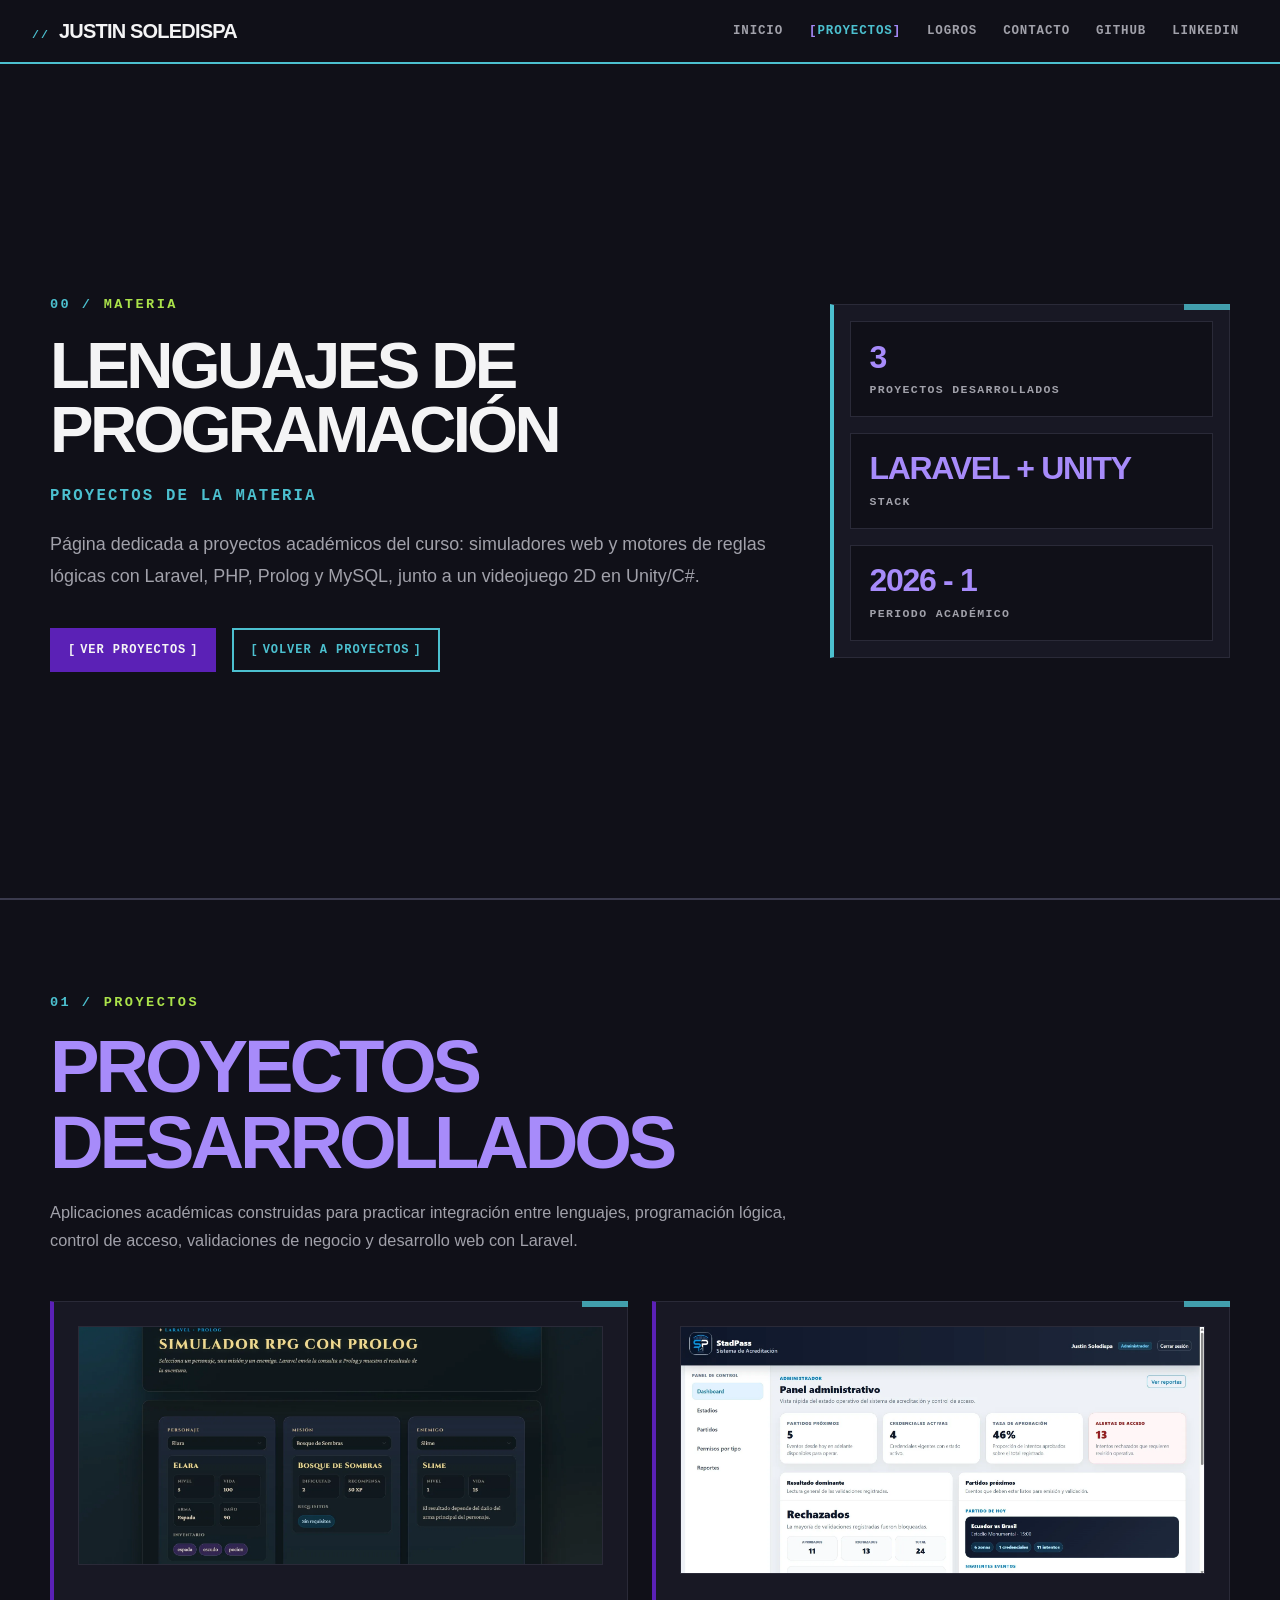
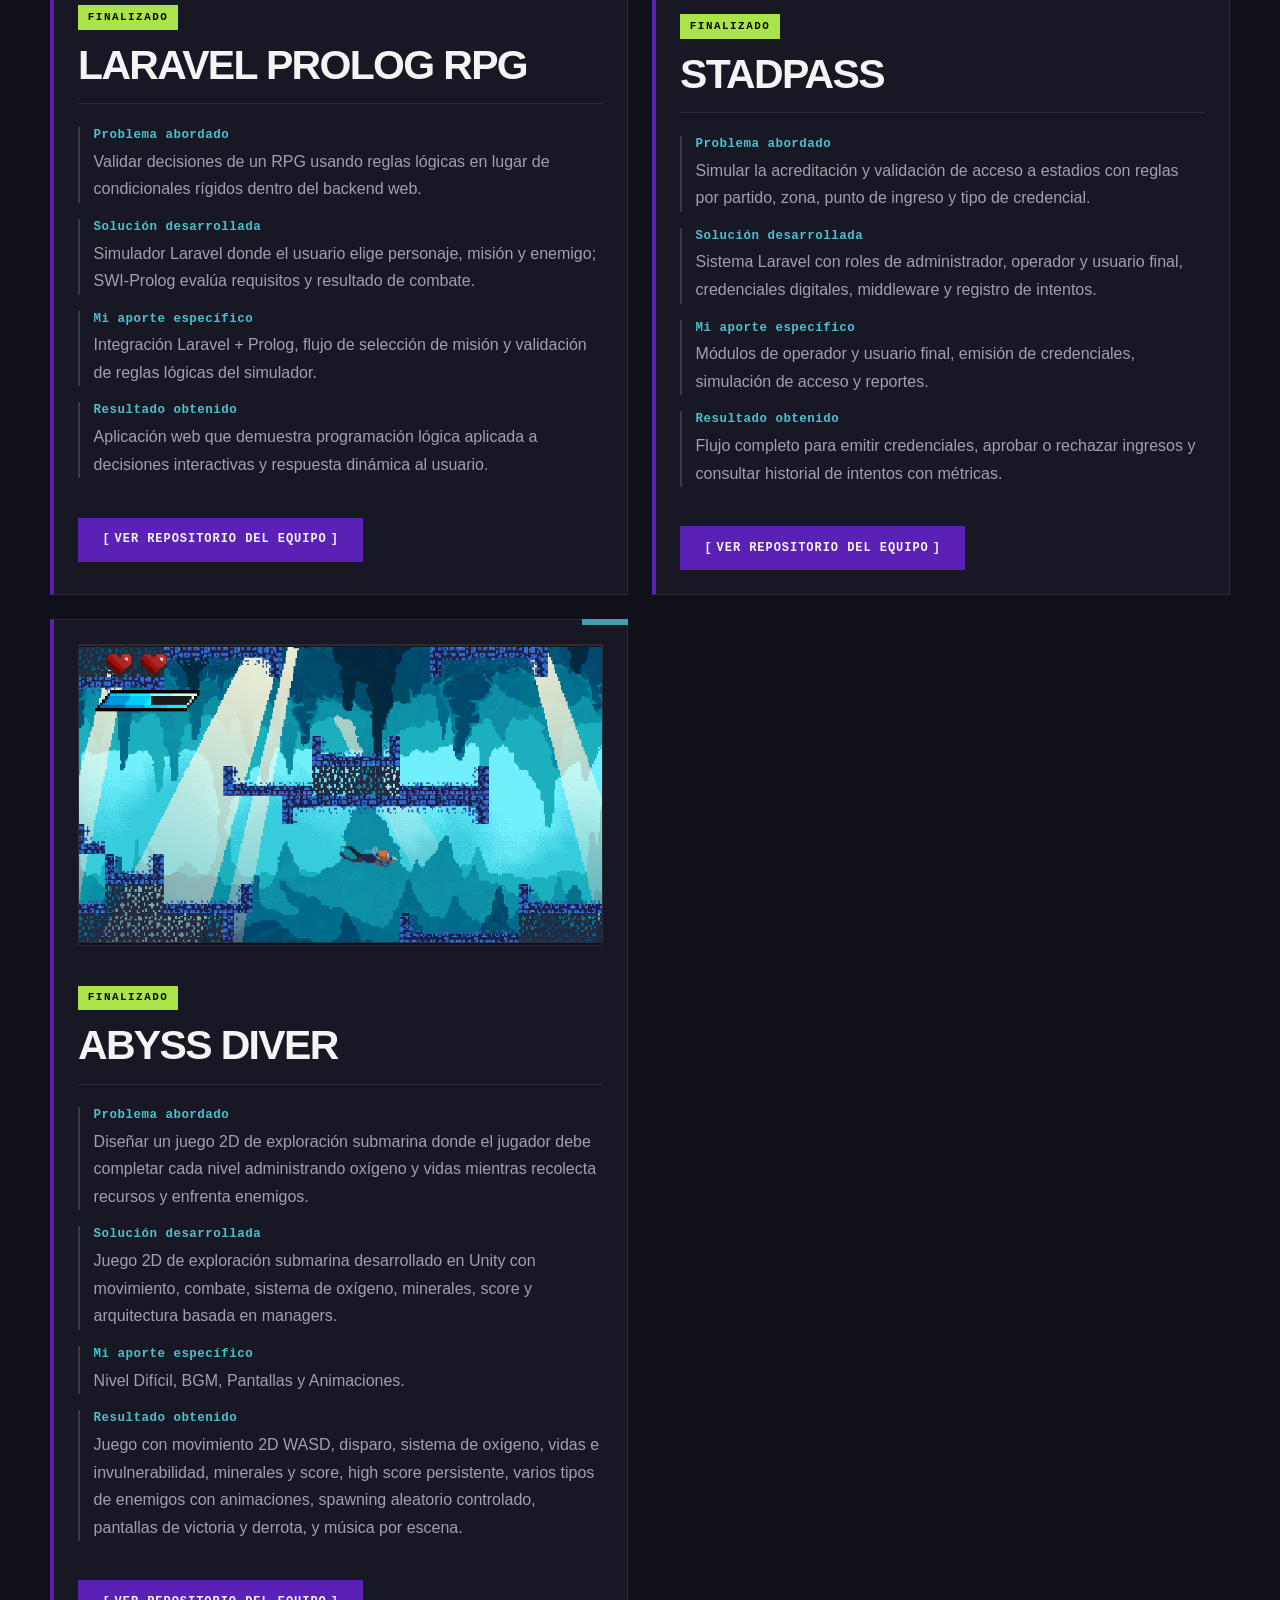
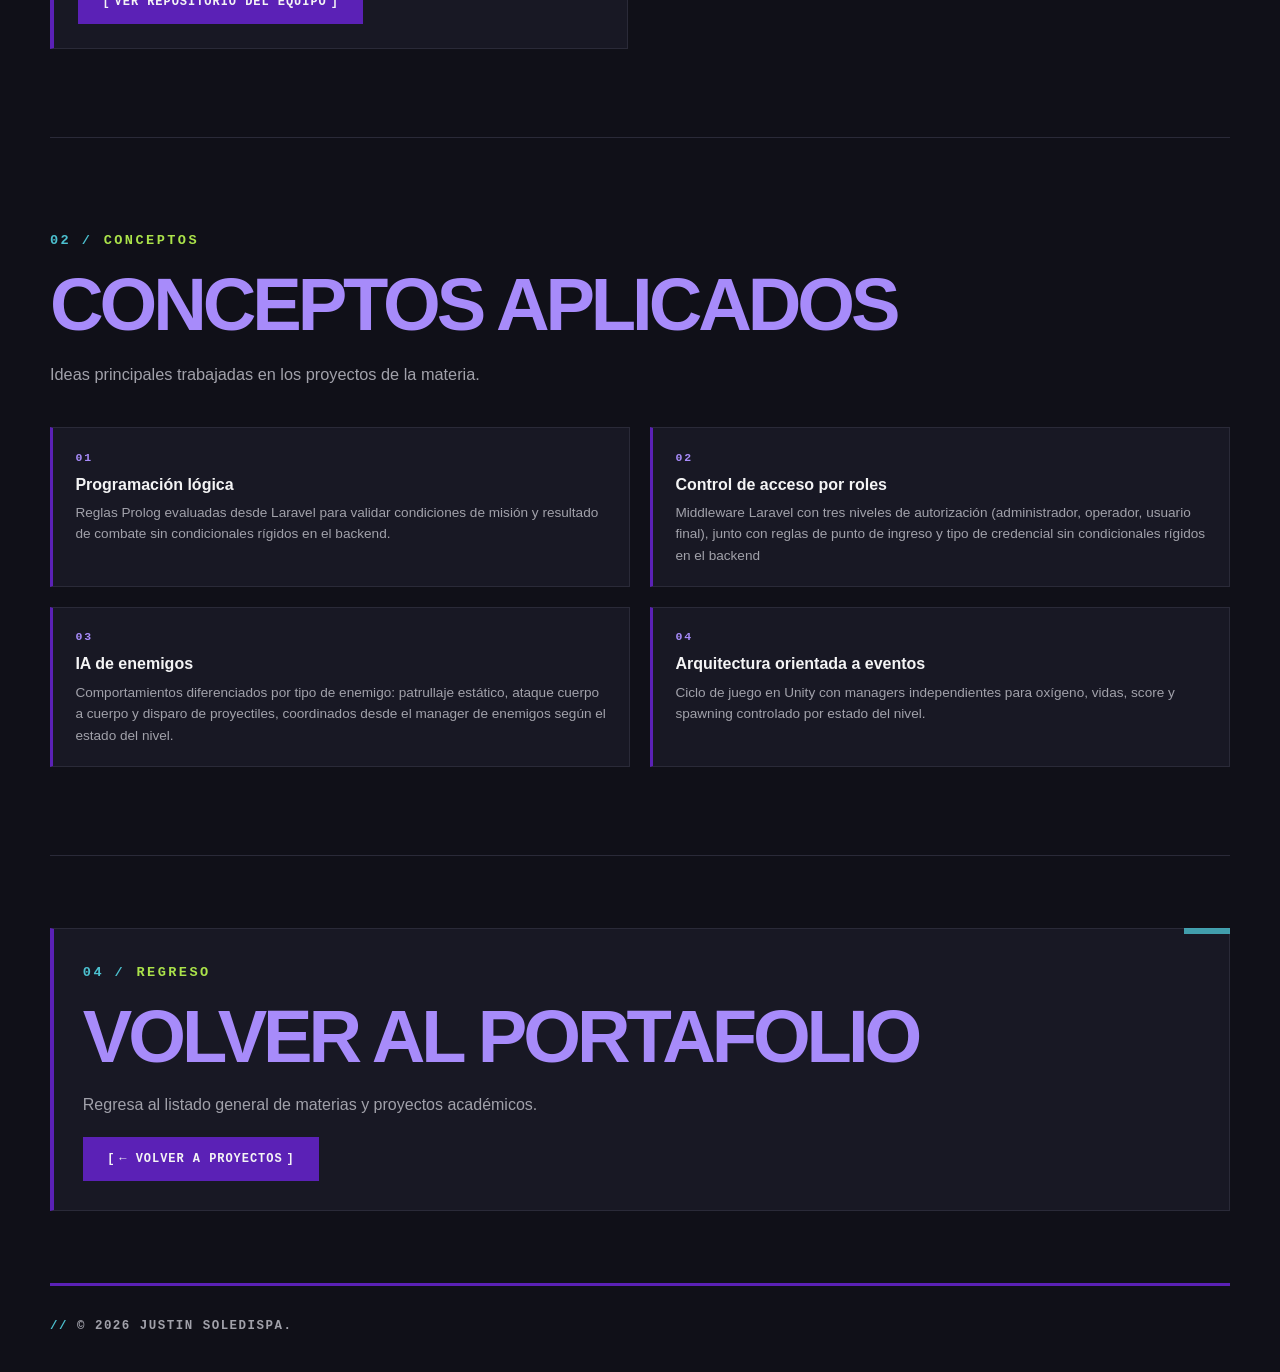
<file: 2026-1-lenguajes-de-programacion/index.html>
<!DOCTYPE html>
<html lang="es">
<head>
  <meta charset="UTF-8">
  <meta name="viewport" content="width=device-width, initial-scale=1.0">
  <meta name="description" content="Proyectos académicos de Lenguajes de Programación de Justin Soledispa.">
  <title>Lenguajes de Programación | Justin Soledispa</title>

  <link rel="stylesheet" href="../style.css">
  <link rel="stylesheet" href="./lenguajes-programacion.css">
  <link rel="icon" type="image/png" href="/favicon.png">
</head>
<body class="pagina-materia materia-lenguajes-programacion">
  <nav class="navbar" aria-label="Navegación principal">
    <a class="navbar-logo" href="../index.html">Justin Soledispa</a>

    <button class="navbar-toggle" type="button" aria-controls="navbar-menu" aria-expanded="false" aria-label="Abrir menú de navegación">
      <span class="navbar-toggle-icon" aria-hidden="true"></span>
    </button>
    <div class="navbar-links" id="navbar-menu">
      <a href="../index.html">Inicio</a>
      <a class="activo" href="../proyectos.html" aria-current="page">Proyectos</a>
      <a href="../logros.html">Logros</a>
      <a href="../index.html#contacto">Contacto</a>
      <a href="https://github.com/justinsoledispa" target="_blank" rel="noopener noreferrer">GitHub</a>
      <a href="https://www.linkedin.com/in/justinsoledispa/" target="_blank" rel="noopener noreferrer">LinkedIn</a>
    </div>
  </nav>

  <header id="inicio" class="hero hero-materia">
    <div class="hero-layout">
      <div class="hero-contenido">
        <span class="hero-etiqueta" data-num="00">MATERIA</span>

        <h1>Lenguajes de Programación</h1>

        <p class="hero-subtitulo">Proyectos de la materia</p>

        <p class="hero-descripcion">
          Página dedicada a proyectos académicos del curso: simuladores web y motores de reglas lógicas con Laravel, PHP, Prolog y MySQL, junto a un videojuego 2D en Unity/C#.
        </p>

        <div class="hero-acciones">
          <a class="boton-ver-proyectos" href="#proyectos">Ver proyectos</a>
          <a class="boton-secundario" href="../proyectos.html">Volver a proyectos</a>
        </div>
      </div>

      <aside class="panel-info panel-resumen" aria-label="Resumen de Lenguajes de Programación">
        <div class="resumen-item">
          <span class="resumen-numero">3</span>
          <span class="resumen-texto">proyectos desarrollados</span>
        </div>

        <div class="resumen-item">
          <span class="resumen-numero">Laravel + Unity</span>
          <span class="resumen-texto">stack</span>
        </div>

        <div class="resumen-item">
          <span class="resumen-numero">2026 - 1</span>
          <span class="resumen-texto">periodo académico</span>
        </div>
      </aside>
    </div>
  </header>

  <main>
    <section id="proyectos" class="seccion-proyectos seccion-amplia" aria-labelledby="titulo-proyectos">
      <div class="encabezado-seccion">
        <span class="etiqueta-seccion" data-num="01">PROYECTOS</span>
        <h2 id="titulo-proyectos">Proyectos desarrollados</h2>
        <p>
          Aplicaciones académicas construidas para practicar integración entre lenguajes, programación lógica, control de acceso, validaciones de negocio y desarrollo web con Laravel.
        </p>
      </div>

      <div class="grid-materias grid-proyectos">
        <article class="tarjeta-materia tarjeta-proyecto">
          <img class="thumbnail-proyecto" src="../img/proyectos/laravel-prolog-rpg/thumbnail.webp" alt="Vista previa de Laravel Prolog RPG" width="1892" height="858" loading="lazy">
          <div class="materia-header">
            <span class="badge badge-finalizado">Finalizado</span>
            <h3>Laravel Prolog RPG</h3>
          </div>

          <div class="proyecto-detalle">
            <div>
              <h4>Problema abordado</h4>
              <p>Validar decisiones de un RPG usando reglas lógicas en lugar de condicionales rígidos dentro del backend web.</p>
            </div>
            <div>
              <h4>Solución desarrollada</h4>
              <p>Simulador Laravel donde el usuario elige personaje, misión y enemigo; SWI-Prolog evalúa requisitos y resultado de combate.</p>
            </div>
            <div>
              <h4>Mi aporte específico</h4>
              <p>Integración Laravel + Prolog, flujo de selección de misión y validación de reglas lógicas del simulador.</p>
            </div>
            <div>
              <h4>Resultado obtenido</h4>
              <p>Aplicación web que demuestra programación lógica aplicada a decisiones interactivas y respuesta dinámica al usuario.</p>
            </div>
          </div>

          <a
            class="boton-ver-proyectos"
            href="https://github.com/justinsoledispa/laravel-prolog-game-simulator"
            target="_blank"
            rel="noopener noreferrer">
            Ver repositorio del equipo
          </a>
        </article>

        <article class="tarjeta-materia tarjeta-proyecto">
          <img class="thumbnail-proyecto" src="../img/proyectos/stadpass/thumbnail.webp" alt="Vista previa de StadPass" width="1917" height="902" loading="lazy">
          <div class="materia-header">
            <span class="badge badge-finalizado">Finalizado</span>
            <h3>StadPass</h3>
          </div>

          <div class="proyecto-detalle">
            <div>
              <h4>Problema abordado</h4>
              <p>Simular la acreditación y validación de acceso a estadios con reglas por partido, zona, punto de ingreso y tipo de credencial.</p>
            </div>
            <div>
              <h4>Solución desarrollada</h4>
              <p>Sistema Laravel con roles de administrador, operador y usuario final, credenciales digitales, middleware y registro de intentos.</p>
            </div>
            <div>
              <h4>Mi aporte específico</h4>
              <p>Módulos de operador y usuario final, emisión de credenciales, simulación de acceso y reportes.</p>
            </div>
            <div>
              <h4>Resultado obtenido</h4>
              <p>Flujo completo para emitir credenciales, aprobar o rechazar ingresos y consultar historial de intentos con métricas.</p>
            </div>
          </div>

          <a
            class="boton-ver-proyectos"
            href="https://github.com/justinsoledispa/acceso-estadio-laravel"
            target="_blank"
            rel="noopener noreferrer">
            Ver repositorio del equipo
          </a>
        </article>

        <article class="tarjeta-materia tarjeta-proyecto">
          <img class="thumbnail-proyecto" src="../img/proyectos/abyss-diver/thumbnail.png" alt="Vista previa de Abyss Diver" width="1200" height="800" loading="lazy">
          <div class="materia-header">
            <span class="badge badge-finalizado">Finalizado</span>
            <h3>Abyss Diver</h3>
          </div>

          <div class="proyecto-detalle">
            <div>
              <h4>Problema abordado</h4>
              <p>Diseñar un juego 2D de exploración submarina donde el jugador debe completar cada nivel administrando oxígeno y vidas mientras recolecta recursos y enfrenta enemigos.</p>
            </div>
            <div>
              <h4>Solución desarrollada</h4>
              <p>Juego 2D de exploración submarina desarrollado en Unity con movimiento, combate, sistema de oxígeno, minerales, score y arquitectura basada en managers.</p>
            </div>
            <div>
              <h4>Mi aporte específico</h4>
              <p>Nivel Difícil, BGM, Pantallas y Animaciones.</p>
            </div>
            <div>
              <h4>Resultado obtenido</h4>
              <p>Juego con movimiento 2D WASD, disparo, sistema de oxígeno, vidas e invulnerabilidad, minerales y score, high score persistente, varios tipos de enemigos con animaciones, spawning aleatorio controlado, pantallas de victoria y derrota, y música por escena.</p>
            </div>
          </div>

          <a
            class="boton-ver-proyectos"
            href="https://github.com/justsole1385/abyss-diver"
            target="_blank"
            rel="noopener noreferrer">
            Ver repositorio del equipo
          </a>
        </article>
      </div>
    </section>

    <section id="conceptos" class="seccion-info seccion-amplia" aria-labelledby="titulo-conceptos">
      <div class="encabezado-seccion">
        <span class="etiqueta-seccion" data-num="02">CONCEPTOS</span>
        <h2 id="titulo-conceptos">Conceptos aplicados</h2>
        <p>
          Ideas principales trabajadas en los proyectos de la materia.
        </p>
      </div>

      <div class="grid-conceptos">
        <article class="concepto-card">
          <span class="concepto-numero">01</span>
          <strong class="concepto-nombre">Programación lógica</strong>
          <p class="concepto-desc">Reglas Prolog evaluadas desde Laravel para validar condiciones de misión y resultado de combate sin condicionales rígidos en el backend.</p>
        </article>

        <article class="concepto-card">
          <span class="concepto-numero">02</span>
          <strong class="concepto-nombre">Control de acceso por roles</strong>
          <p class="concepto-desc">Middleware Laravel con tres niveles de autorización (administrador, operador, usuario final), junto con reglas de punto de ingreso y tipo de credencial sin condicionales rígidos en el backend</p>
        </article>

        <article class="concepto-card">
          <span class="concepto-numero">03</span>
          <strong class="concepto-nombre">IA de enemigos</strong>
          <p class="concepto-desc">Comportamientos diferenciados por tipo de enemigo: patrullaje estático, ataque cuerpo a cuerpo y disparo de proyectiles, coordinados desde el manager de enemigos según el estado del nivel.</p>
        </article>

        <article class="concepto-card">
          <span class="concepto-numero">04</span>
          <strong class="concepto-nombre">Arquitectura orientada a eventos</strong>
          <p class="concepto-desc">Ciclo de juego en Unity con managers independientes para oxígeno, vidas, score y spawning controlado por estado del nivel.</p>
        </article>
      </div>
    </section>

  
    <section class="seccion-info seccion-volver" aria-label="Volver al portafolio">
      <div class="panel-info panel-contacto">
        <span class="etiqueta-seccion" data-num="04">REGRESO</span>
        <h2>Volver al portafolio</h2>
        <p>
          Regresa al listado general de materias y proyectos académicos.
        </p>

        <a class="boton-contacto" href="../proyectos.html">← Volver a proyectos</a>
      </div>
    </section>
  </main>

  <footer>
    <p>© 2026 Justin Soledispa.</p>
  </footer>

  <script src="../script.js"></script>
</body>
</html>
</file>
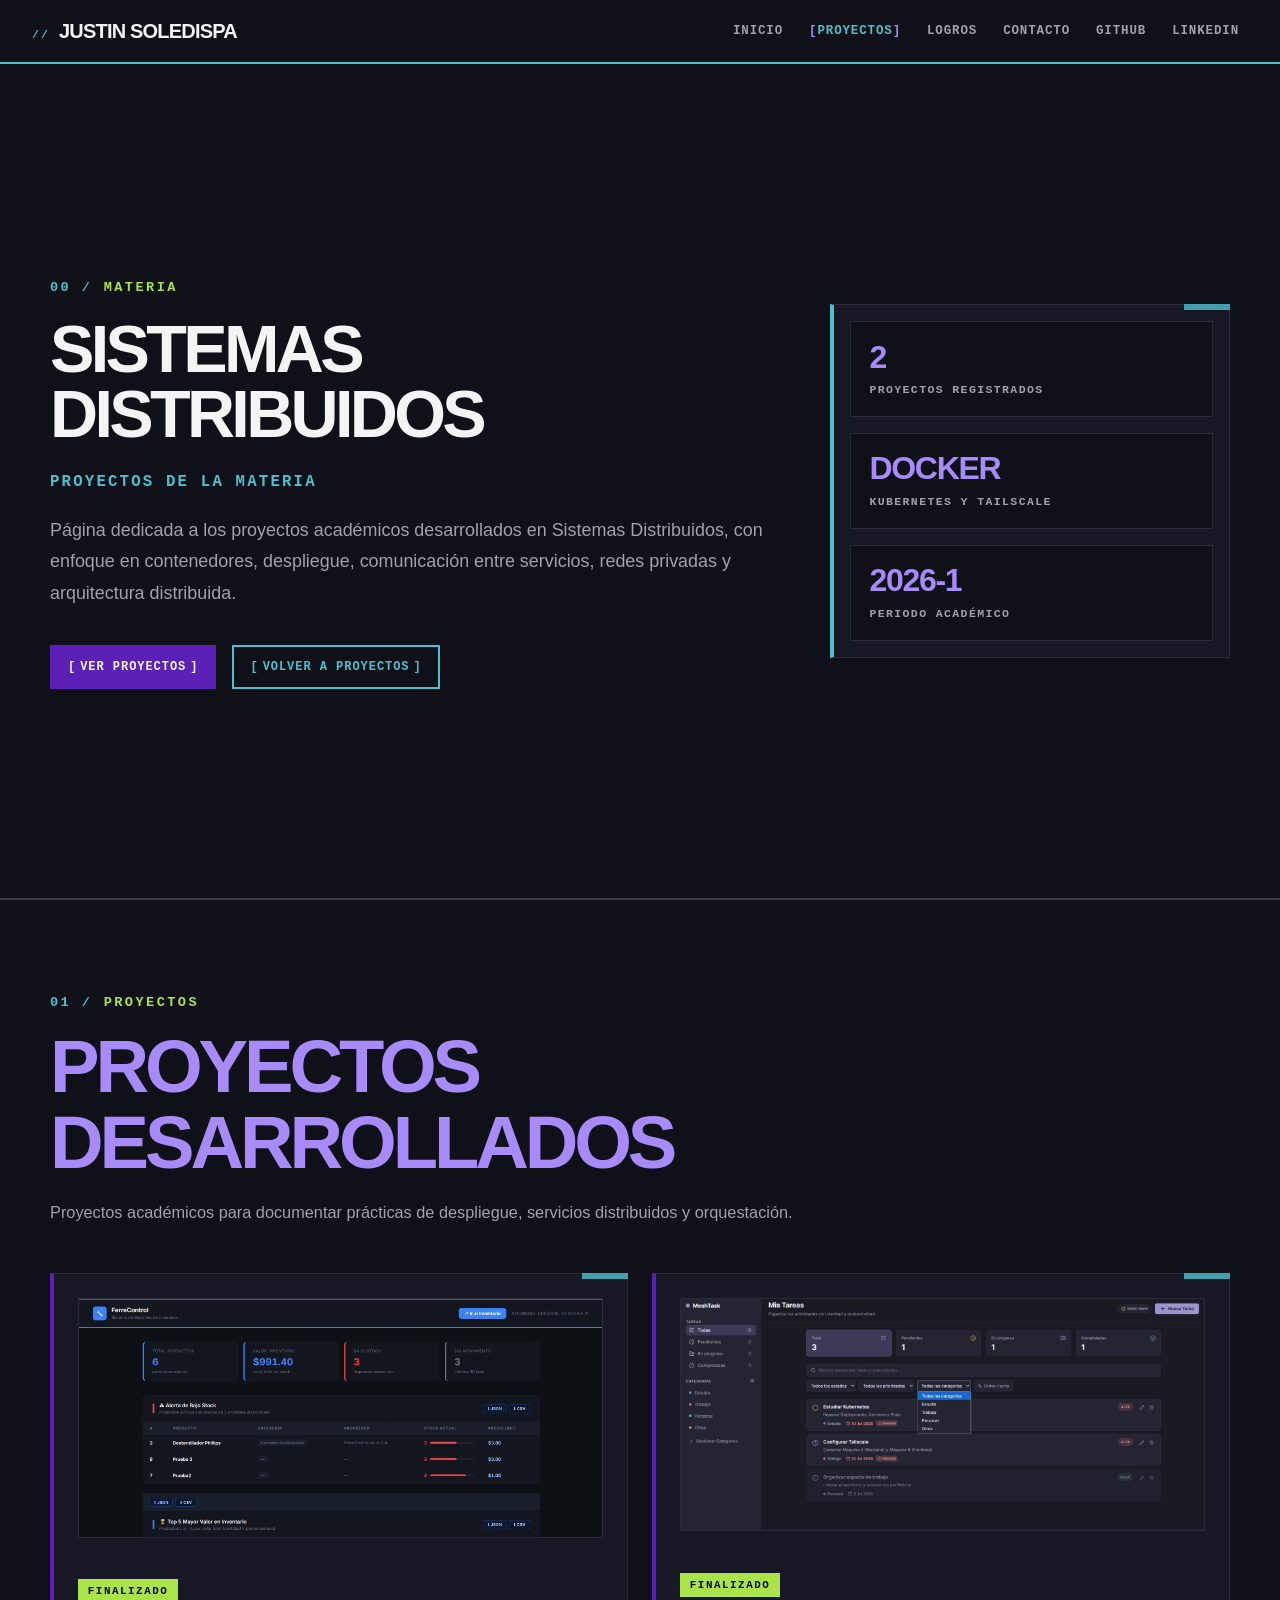
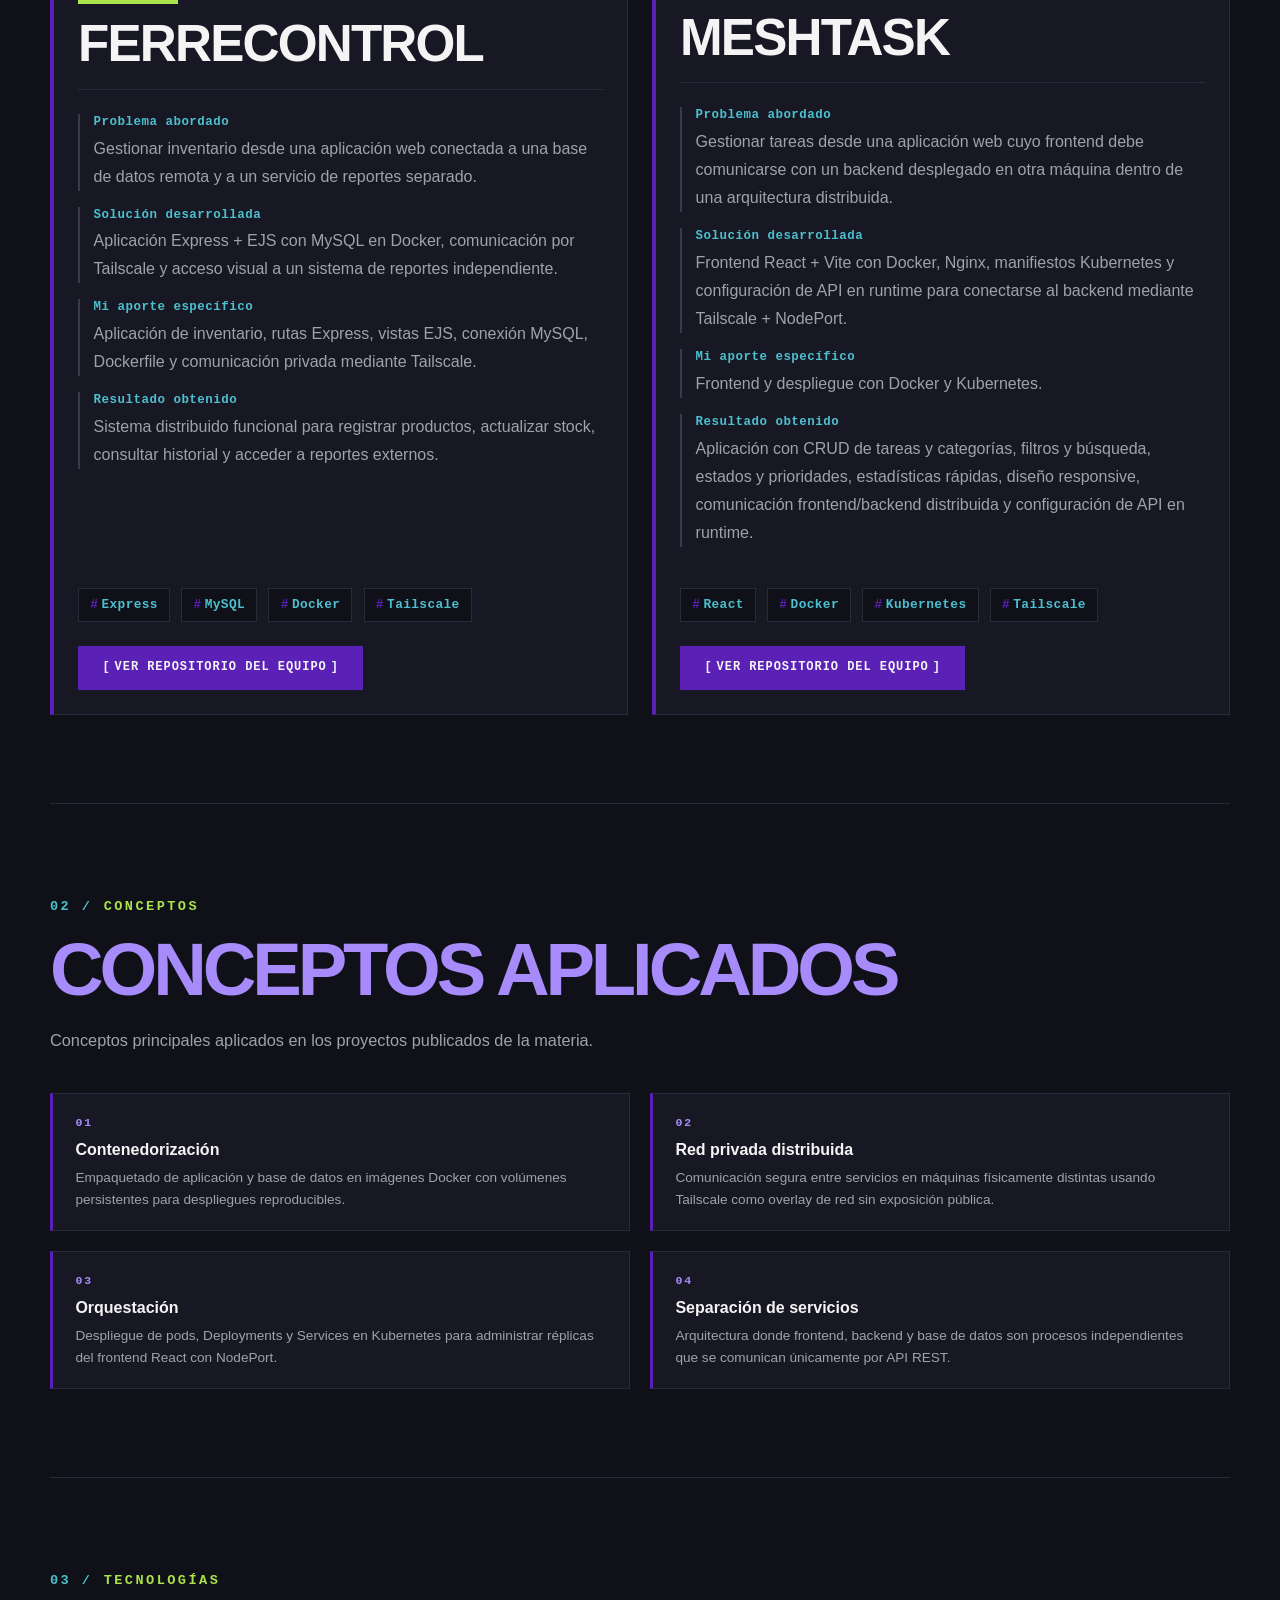
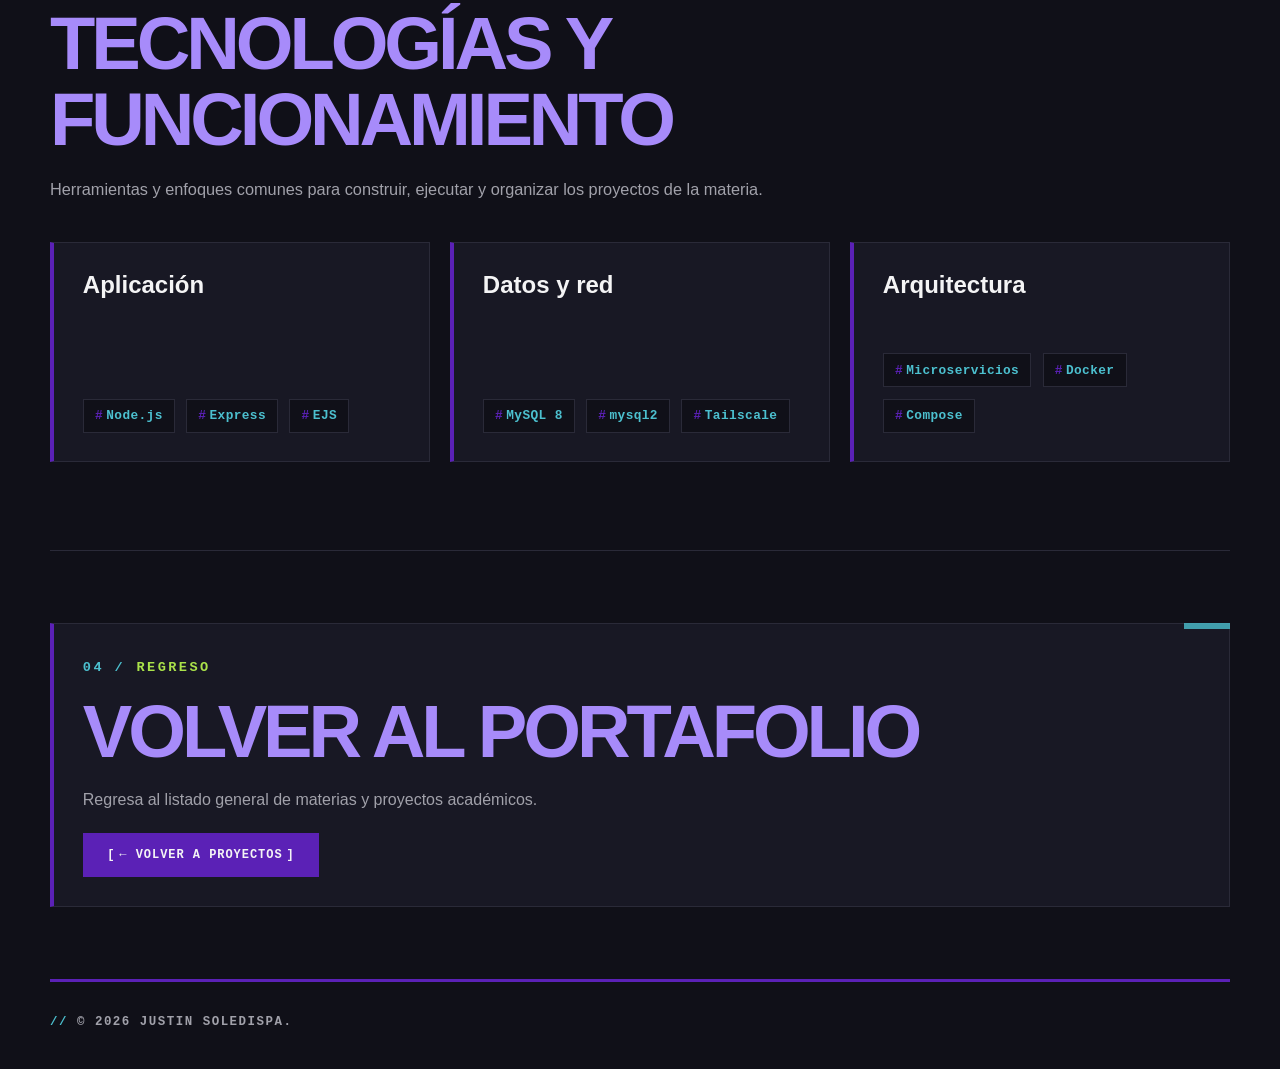
<file: 2026-1-sistemas-distribuidos/index.html>
<!DOCTYPE html>
<html lang="es">
<head>
  <meta charset="UTF-8">
  <meta name="viewport" content="width=device-width, initial-scale=1.0">
  <meta name="description" content="Proyectos académicos de Sistemas Distribuidos de Justin Soledispa.">
  <title>Sistemas Distribuidos | Justin Soledispa</title>

  <link rel="stylesheet" href="../style.css">
  <link rel="stylesheet" href="./sistemas-distribuidos.css">
  <link rel="icon" type="image/png" href="/favicon.png">
</head>
<body class="pagina-materia materia-estructura-datos">
  <nav class="navbar" aria-label="Navegación principal">
    <a class="navbar-logo" href="../index.html">Justin Soledispa</a>

    <button class="navbar-toggle" type="button" aria-controls="navbar-menu" aria-expanded="false" aria-label="Abrir menú de navegación">
      <span class="navbar-toggle-icon" aria-hidden="true"></span>
    </button>
    <div class="navbar-links" id="navbar-menu">
      <a href="../index.html">Inicio</a>
      <a class="activo" href="../proyectos.html" aria-current="page">Proyectos</a>
      <a href="../logros.html">Logros</a>
      <a href="../index.html#contacto">Contacto</a>
      <a href="https://github.com/justinsoledispa" target="_blank" rel="noopener noreferrer">GitHub</a>
      <a href="https://www.linkedin.com/in/justinsoledispa/" target="_blank" rel="noopener noreferrer">LinkedIn</a>
    </div>
  </nav>

  <header id="inicio" class="hero hero-materia">
    <div class="hero-layout">
      <div class="hero-contenido">
        <span class="hero-etiqueta" data-num="00">MATERIA</span>

        <h1>Sistemas Distribuidos</h1>

        <p class="hero-subtitulo">Proyectos de la materia</p>

        <p class="hero-descripcion">
          Página dedicada a los proyectos académicos desarrollados en Sistemas Distribuidos, con enfoque en contenedores, despliegue, comunicación entre servicios, redes privadas y arquitectura distribuida.
        </p>

        <div class="hero-acciones">
          <a class="boton-ver-proyectos" href="#proyectos">Ver proyectos</a>
          <a class="boton-secundario" href="../proyectos.html">Volver a proyectos</a>
        </div>
      </div>

      <aside class="panel-info panel-resumen" aria-label="Resumen de Sistemas Distribuidos">
        <div class="resumen-item">
          <span class="resumen-numero">2</span>
          <span class="resumen-texto">proyectos registrados</span>
        </div>

        <div class="resumen-item">
          <span class="resumen-numero">Docker</span>
          <span class="resumen-texto">Kubernetes y Tailscale</span>
        </div>

        <div class="resumen-item">
          <span class="resumen-numero">2026-1</span>
          <span class="resumen-texto">periodo académico</span>
        </div>
      </aside>
    </div>
  </header>

  <main>
    <section id="proyectos" class="seccion-proyectos seccion-amplia" aria-labelledby="titulo-proyectos">
      <div class="encabezado-seccion">
        <span class="etiqueta-seccion" data-num="01">PROYECTOS</span>
        <h2 id="titulo-proyectos">Proyectos desarrollados</h2>
        <p>
          Proyectos académicos para documentar prácticas de despliegue, servicios distribuidos y orquestación.
        </p>
      </div>

      <div class="grid-materias grid-proyectos grid-proyectos-doble">
        <article class="tarjeta-materia tarjeta-proyecto tarjeta-proyecto-edd">
          <img class="thumbnail-proyecto" src="../img/proyectos/ferrecontrol/thumbnail.webp" alt="Vista previa de FerreControl" width="1896" height="862" loading="lazy">
          <div class="materia-header">
            <span class="badge badge-finalizado">Finalizado</span>
            <h3>FerreControl</h3>
          </div>

          <div class="proyecto-detalle">
            <div>
              <h4>Problema abordado</h4>
              <p>Gestionar inventario desde una aplicación web conectada a una base de datos remota y a un servicio de reportes separado.</p>
            </div>
            <div>
              <h4>Solución desarrollada</h4>
              <p>Aplicación Express + EJS con MySQL en Docker, comunicación por Tailscale y acceso visual a un sistema de reportes independiente.</p>
            </div>
            <div>
              <h4>Mi aporte específico</h4>
              <p>Aplicación de inventario, rutas Express, vistas EJS, conexión MySQL, Dockerfile y comunicación privada mediante Tailscale.</p>
            </div>
            <div>
              <h4>Resultado obtenido</h4>
              <p>Sistema distribuido funcional para registrar productos, actualizar stock, consultar historial y acceder a reportes externos.</p>
            </div>
          </div>

          <ul class="lista-tecnologias lista-proyecto">
            <li>Express</li>
            <li>MySQL</li>
            <li>Docker</li>
            <li>Tailscale</li>
          </ul>

          <a
            class="boton-ver-proyectos"
            href="https://github.com/justinsoledispa/ferrecontrol-docker-app"
            target="_blank"
            rel="noopener noreferrer">
            Ver repositorio del equipo
          </a>
        </article>

        <article class="tarjeta-materia tarjeta-proyecto tarjeta-proyecto-edd">
          <img class="thumbnail-proyecto" src="../img/proyectos/meshtask/thumbnail.jpeg" alt="Vista previa de MeshTask" width="1200" height="800" loading="lazy">
          <div class="materia-header">
            <span class="badge badge-finalizado">Finalizado</span>
            <h3>MeshTask</h3>
          </div>

          <div class="proyecto-detalle">
            <div>
              <h4>Problema abordado</h4>
              <p>Gestionar tareas desde una aplicación web cuyo frontend debe comunicarse con un backend desplegado en otra máquina dentro de una arquitectura distribuida.</p>
            </div>
            <div>
              <h4>Solución desarrollada</h4>
              <p>Frontend React + Vite con Docker, Nginx, manifiestos Kubernetes y configuración de API en runtime para conectarse al backend mediante Tailscale + NodePort.</p>
            </div>
            <div>
              <h4>Mi aporte específico</h4>
              <p>Frontend y despliegue con Docker y Kubernetes.</p>
            </div>
            <div>
              <h4>Resultado obtenido</h4>
              <p>Aplicación con CRUD de tareas y categorías, filtros y búsqueda, estados y prioridades, estadísticas rápidas, diseño responsive, comunicación frontend/backend distribuida y configuración de API en runtime.</p>
            </div>
          </div>

          <ul class="lista-tecnologias lista-proyecto">
            <li>React</li>
            <li>Docker</li>
            <li>Kubernetes</li>
            <li>Tailscale</li>
          </ul>

          <a
            class="boton-ver-proyectos"
            href="https://github.com/justinsoledispa/meshtask-kubernetes"
            target="_blank"
            rel="noopener noreferrer">
            Ver repositorio del equipo
          </a>
        </article>
      </div>
    </section>

    <section id="estructuras" class="seccion-info seccion-amplia" aria-labelledby="titulo-estructuras">
      <div class="encabezado-seccion">
        <span class="etiqueta-seccion" data-num="02">CONCEPTOS</span>
        <h2 id="titulo-estructuras">Conceptos aplicados</h2>
        <p>
          Conceptos principales aplicados en los proyectos publicados de la materia.
        </p>
      </div>

      <div class="grid-conceptos">
        <article class="concepto-card">
          <span class="concepto-numero">01</span>
          <strong class="concepto-nombre">Contenedorización</strong>
          <p class="concepto-desc">Empaquetado de aplicación y base de datos en imágenes Docker con volúmenes persistentes para despliegues reproducibles.</p>
        </article>

        <article class="concepto-card">
          <span class="concepto-numero">02</span>
          <strong class="concepto-nombre">Red privada distribuida</strong>
          <p class="concepto-desc">Comunicación segura entre servicios en máquinas físicamente distintas usando Tailscale como overlay de red sin exposición pública.</p>
        </article>

        <article class="concepto-card">
          <span class="concepto-numero">03</span>
          <strong class="concepto-nombre">Orquestación</strong>
          <p class="concepto-desc">Despliegue de pods, Deployments y Services en Kubernetes para administrar réplicas del frontend React con NodePort.</p>
        </article>

        <article class="concepto-card">
          <span class="concepto-numero">04</span>
          <strong class="concepto-nombre">Separación de servicios</strong>
          <p class="concepto-desc">Arquitectura donde frontend, backend y base de datos son procesos independientes que se comunican únicamente por API REST.</p>
        </article>
      </div>
    </section>

    <section id="tecnologias" class="seccion-info seccion-amplia" aria-labelledby="titulo-tecnologias">
      <div class="encabezado-seccion">
        <span class="etiqueta-seccion" data-num="03">TECNOLOGÍAS</span>
        <h2 id="titulo-tecnologias">Tecnologías y funcionamiento</h2>
        <p>
          Herramientas y enfoques comunes para construir, ejecutar y organizar los proyectos de la materia.
        </p>
      </div>

      <div class="grid-tecnologias grid-funcionamiento">
        <article class="panel-info tarjeta-tecnologia">
          <h3>Aplicación</h3>
          <ul class="lista-tecnologias">
            <li>Node.js</li>
            <li>Express</li>
            <li>EJS</li>
          </ul>
        </article>

        <article class="panel-info tarjeta-tecnologia">
          <h3>Datos y red</h3>
          <ul class="lista-tecnologias">
            <li>MySQL 8</li>
            <li>mysql2</li>
            <li>Tailscale</li>
          </ul>
        </article>

        <article class="panel-info tarjeta-tecnologia">
          <h3>Arquitectura</h3>
          <ul class="lista-tecnologias">
            <li>Microservicios</li>
            <li>Docker</li>
            <li>Compose</li>
          </ul>
        </article>
      </div>
    </section>

    <section class="seccion-info seccion-volver" aria-label="Volver al portafolio">
      <div class="panel-info panel-contacto">
        <span class="etiqueta-seccion" data-num="04">REGRESO</span>
        <h2>Volver al portafolio</h2>
        <p>
          Regresa al listado general de materias y proyectos académicos.
        </p>

        <a class="boton-contacto" href="../proyectos.html">← Volver a proyectos</a>
      </div>
    </section>
  </main>

  <footer>
    <p>© 2026 Justin Soledispa.</p>
  </footer>

  <script src="../script.js"></script>
</body>
</html>
</file>
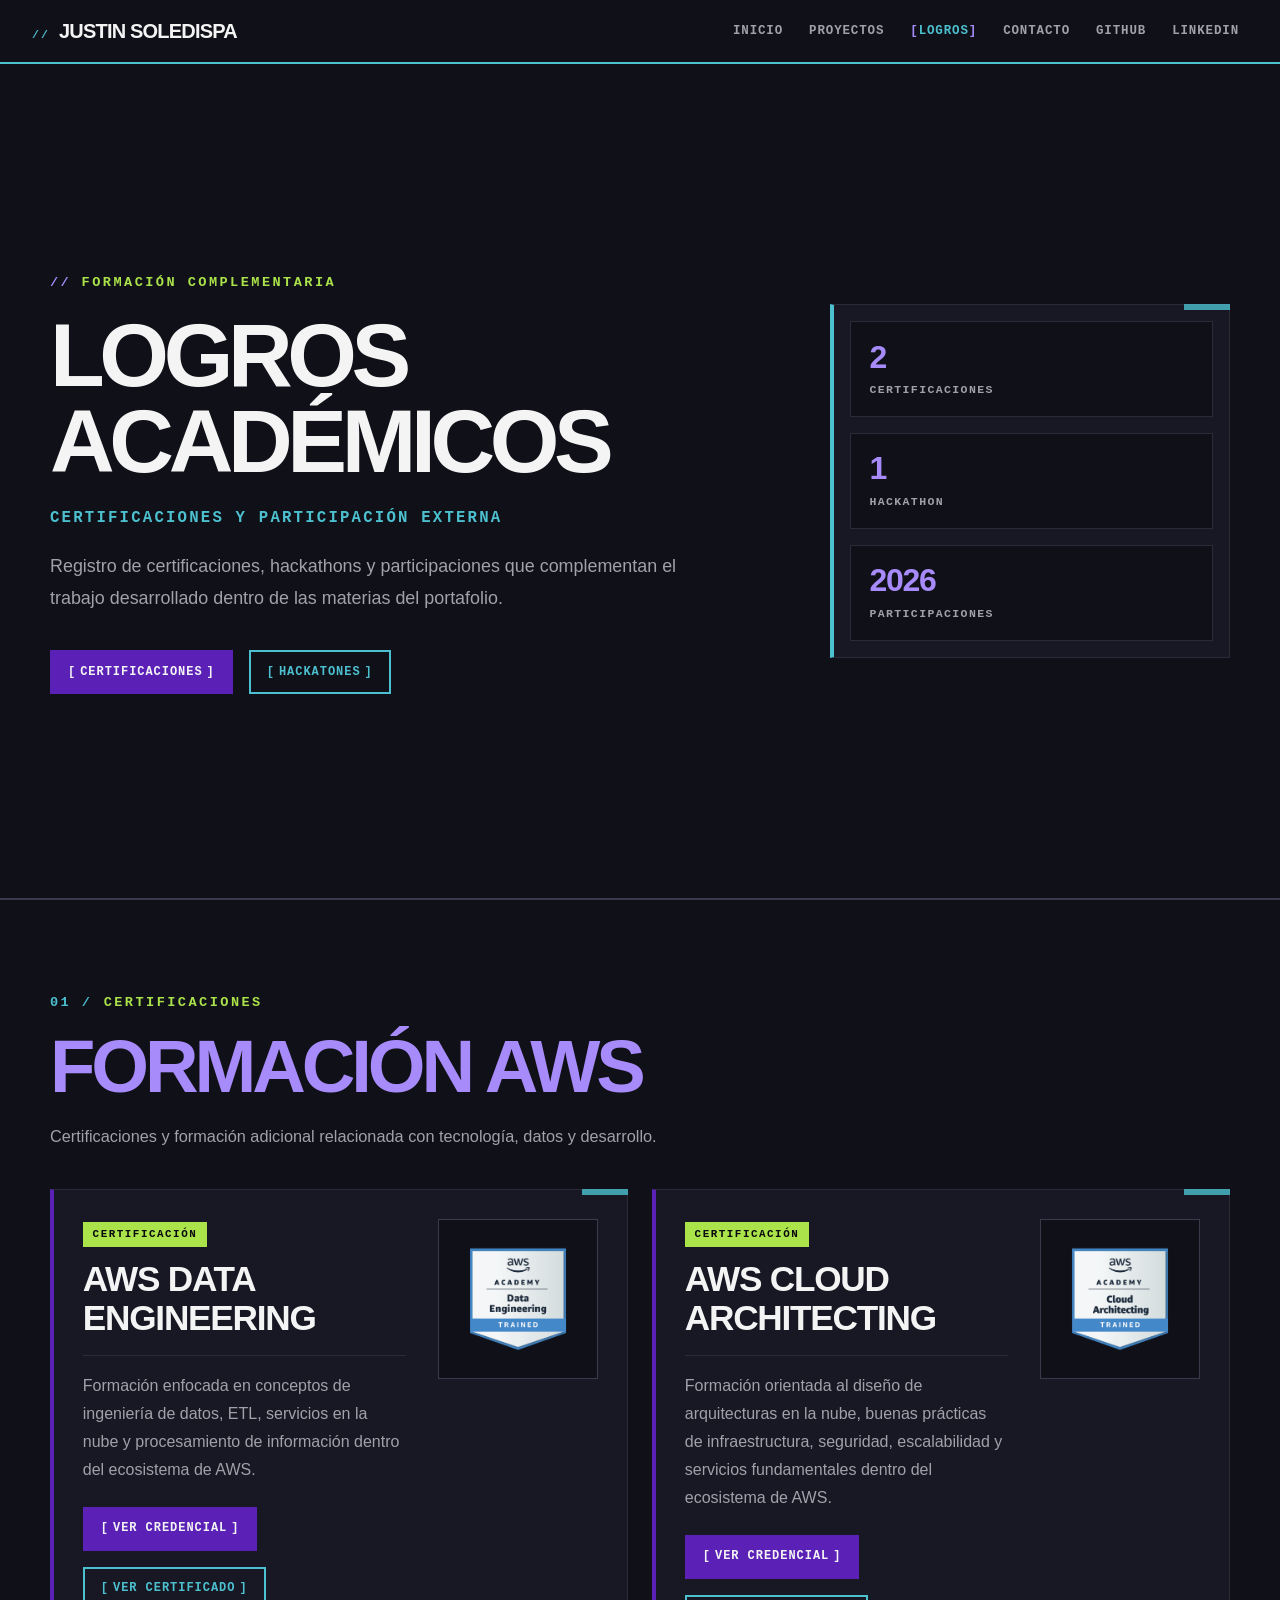
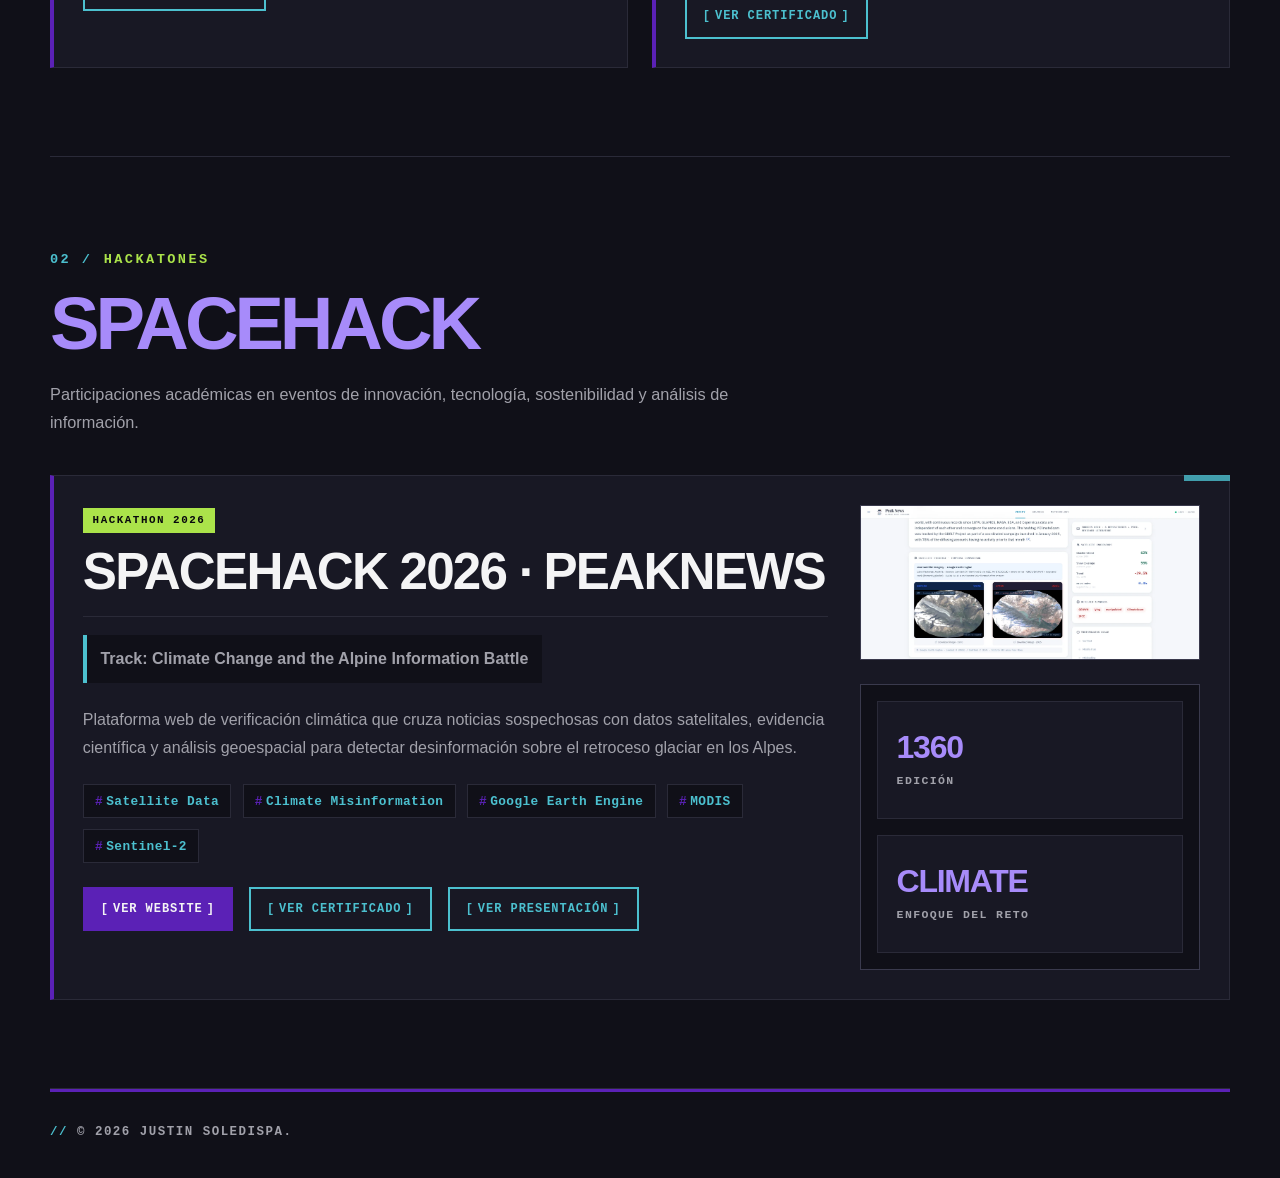
<file: logros.html>
<!DOCTYPE html>
<html lang="es">
<head>
  <meta charset="UTF-8">
  <meta name="viewport" content="width=device-width, initial-scale=1.0">
  <meta name="description" content="Certificaciones, hackathons y logros académicos de Justin Soledispa.">
  <title>Logros | Justin Soledispa</title>

  <link rel="stylesheet" href="style.css">
  <link rel="icon" type="image/png" href="/favicon.png">
</head>
<body>
  <nav class="navbar" aria-label="Navegación principal">
    <a class="navbar-logo" href="index.html">Justin Soledispa</a>
    <button class="navbar-toggle" type="button" aria-controls="navbar-menu" aria-expanded="false" aria-label="Abrir menú de navegación">
      <span class="navbar-toggle-icon" aria-hidden="true"></span>
    </button>
    <div class="navbar-links" id="navbar-menu">
      <a href="index.html">Inicio</a>
      <a href="proyectos.html">Proyectos</a>
      <a class="activo" href="logros.html" aria-current="page">Logros</a>
      <a href="index.html#contacto">Contacto</a>
      <a href="https://github.com/justinsoledispa" target="_blank" rel="noopener noreferrer">GitHub</a>
      <a href="https://www.linkedin.com/in/justinsoledispa/" target="_blank" rel="noopener noreferrer">LinkedIn</a>
    </div>
  </nav>

  <header id="inicio" class="hero">
    <div class="hero-layout">
      <div class="hero-contenido">
        <span class="hero-etiqueta">Formación complementaria</span>
        <h1>Logros Académicos</h1>
        <p class="hero-subtitulo">Certificaciones y participación externa</p>
        <p class="hero-descripcion">
          Registro de certificaciones, hackathons y participaciones que complementan el trabajo desarrollado dentro de las materias del portafolio.
        </p>
        <div class="hero-acciones">
          <a class="boton-ver-proyectos" href="#certificaciones">Certificaciones</a>
          <a class="boton-secundario" href="#hackatones">Hackatones</a>
        </div>
      </div>

      <aside class="panel-info panel-resumen" aria-label="Resumen de logros">
        <div class="resumen-item">
          <span class="resumen-numero">2</span>
          <span class="resumen-texto">certificaciones</span>
        </div>
        <div class="resumen-item">
          <span class="resumen-numero">1</span>
          <span class="resumen-texto">hackathon</span>
        </div>
        <div class="resumen-item">
          <span class="resumen-numero resumen-numero-estatico">2026</span>
          <span class="resumen-texto">participaciones</span>
        </div>
      </aside>
    </div>
  </header>

  <main>
    <section id="certificaciones" class="seccion-info seccion-amplia" aria-labelledby="titulo-certificaciones">
      <div class="encabezado-seccion">
        <span class="etiqueta-seccion">Certificaciones</span>
        <h2 id="titulo-certificaciones">Formación AWS</h2>
        <p>
          Certificaciones y formación adicional relacionada con tecnología, datos y desarrollo.
        </p>
      </div>

      <div class="grid-certificaciones">
        <article class="panel-info tarjeta-certificacion">
          <div class="certificacion-layout">
            <div class="certificacion-contenido">
              <div class="materia-header">
                <span class="badge badge-finalizado">Certificación</span>
                <h3>AWS Data Engineering</h3>
              </div>

              <p>
                Formación enfocada en conceptos de ingeniería de datos, ETL, servicios en la nube y procesamiento de información dentro del ecosistema de AWS.
              </p>

              <div class="certificacion-acciones">
                <a
                  class="boton-ver-proyectos"
                  href="https://www.credly.com/badges/378b0291-0039-4906-811d-ae0c5f3f1b5c/public_url"
                  target="_blank"
                  rel="noopener noreferrer">
                  Ver credencial
                </a>

                <a
                  class="boton-secundario"
                  href="img/logros/certificados/aws-data-engineering-certificate.pdf"
                  target="_blank"
                  rel="noopener noreferrer">
                  Ver Certificado
                </a>
              </div>
            </div>

            <div class="certificacion-imagen">
              <img
                src="img/logros/certificados/aws-data-engineering-badge.png"
                alt="Certificado AWS Data Engineering"
                class="badge-certificacion-img"
                width="601"
                height="601"
                loading="lazy">
            </div>
          </div>
        </article>

        <article class="panel-info tarjeta-certificacion">
          <div class="certificacion-layout">
            <div class="certificacion-contenido">
              <div class="materia-header">
                <span class="badge badge-finalizado">Certificación</span>
                <h3>AWS Cloud Architecting</h3>
              </div>

              <p>
                Formación orientada al diseño de arquitecturas en la nube, buenas prácticas de infraestructura, seguridad, escalabilidad y servicios fundamentales dentro del ecosistema de AWS.
              </p>

              <div class="certificacion-acciones">
                <a
                  class="boton-ver-proyectos"
                  href="https://www.credly.com/badges/6e930278-4c65-4066-96fe-bf11571c8155/public_url"
                  target="_blank"
                  rel="noopener noreferrer">
                  Ver credencial
                </a>

                <a
                  class="boton-secundario"
                  href="img/logros/certificados/aws-cloud-architecting-certificate.pdf"
                  target="_blank"
                  rel="noopener noreferrer">
                  Ver Certificado
                </a>
              </div>
            </div>

            <div class="certificacion-imagen">
              <img
                src="img/logros/certificados/aws-cloud-architecting-badge.png"
                alt="Certificado AWS Cloud Architecting"
                class="badge-certificacion-img"
                width="601"
                height="601"
                loading="lazy">
            </div>
          </div>
        </article>
      </div>
    </section>

    <section id="hackatones" class="seccion-info seccion-amplia" aria-labelledby="titulo-hackatones">
      <div class="encabezado-seccion">
        <span class="etiqueta-seccion">Hackatones</span>
        <h2 id="titulo-hackatones">SpaceHACK</h2>
        <p>
          Participaciones académicas en eventos de innovación, tecnología, sostenibilidad y análisis de información.
        </p>
      </div>

      <div class="grid-hackatones">
        <article class="panel-info tarjeta-hackaton">
          <div class="hackaton-layout">
            <div class="hackaton-contenido">
              <div class="materia-header">
                <span class="badge badge-finalizado">Hackathon 2026</span>
                <h3>SpaceHACK 2026 · PeakNews</h3>
              </div>

              <p class="hackaton-track">
                Track: Climate Change and the Alpine Information Battle
              </p>

              <p>
                Plataforma web de verificación climática que cruza noticias sospechosas con datos satelitales, evidencia científica y análisis geoespacial para detectar desinformación sobre el retroceso glaciar en los Alpes.
              </p>

              <ul class="lista-tecnologias lista-hackaton">
                <li>Satellite Data</li>
                <li>Climate Misinformation</li>
                <li>Google Earth Engine</li>
                <li>MODIS</li>
                <li>Sentinel-2</li>
              </ul>

              <div class="hackaton-acciones">
                <a
                  class="boton-ver-proyectos"
                  href="https://spacehack-2026.vercel.app/"
                  target="_blank"
                  rel="noopener noreferrer">
                  Ver website
                </a>

                <a
                  class="boton-secundario"
                  href="img/logros/hackatons/spacehack-2026/certificado-spacehack-2026.pdf"
                  target="_blank"
                  rel="noopener noreferrer">
                  Ver certificado
                </a>

                <a
                  class="boton-secundario"
                  href="img/logros/hackatons/spacehack-2026/spacehack-2026-presentation.pdf"
                  target="_blank"
                  rel="noopener noreferrer">
                  Ver presentación
                </a>
              </div>
            </div>

            <aside class="hackaton-preview" aria-label="Vista previa de PeakNews">
              <figure class="hackaton-imagen">
                <img
                  src="img/logros/hackatons/spacehack-2026/peaknews-preview.webp"
                  alt="Vista previa de la plataforma PeakNews desarrollada para SpaceHACK 2026"
                  width="1915"
                  height="866"
                  loading="lazy">
              </figure>

              <div class="hackaton-meta">
                <div class="resumen-item">
                  <span class="resumen-numero">2026</span>
                  <span class="resumen-texto">edición</span>
                </div>

                <div class="resumen-item">
                  <span class="resumen-numero">Climate</span>
                  <span class="resumen-texto">enfoque del reto</span>
                </div>
              </div>
            </aside>
          </div>
        </article>
      </div>
    </section>
  </main>

  <footer>
    <p>© 2026 Justin Soledispa.</p>
  </footer>
  <script src="./script.js"></script>
</body>
</html>
</file>
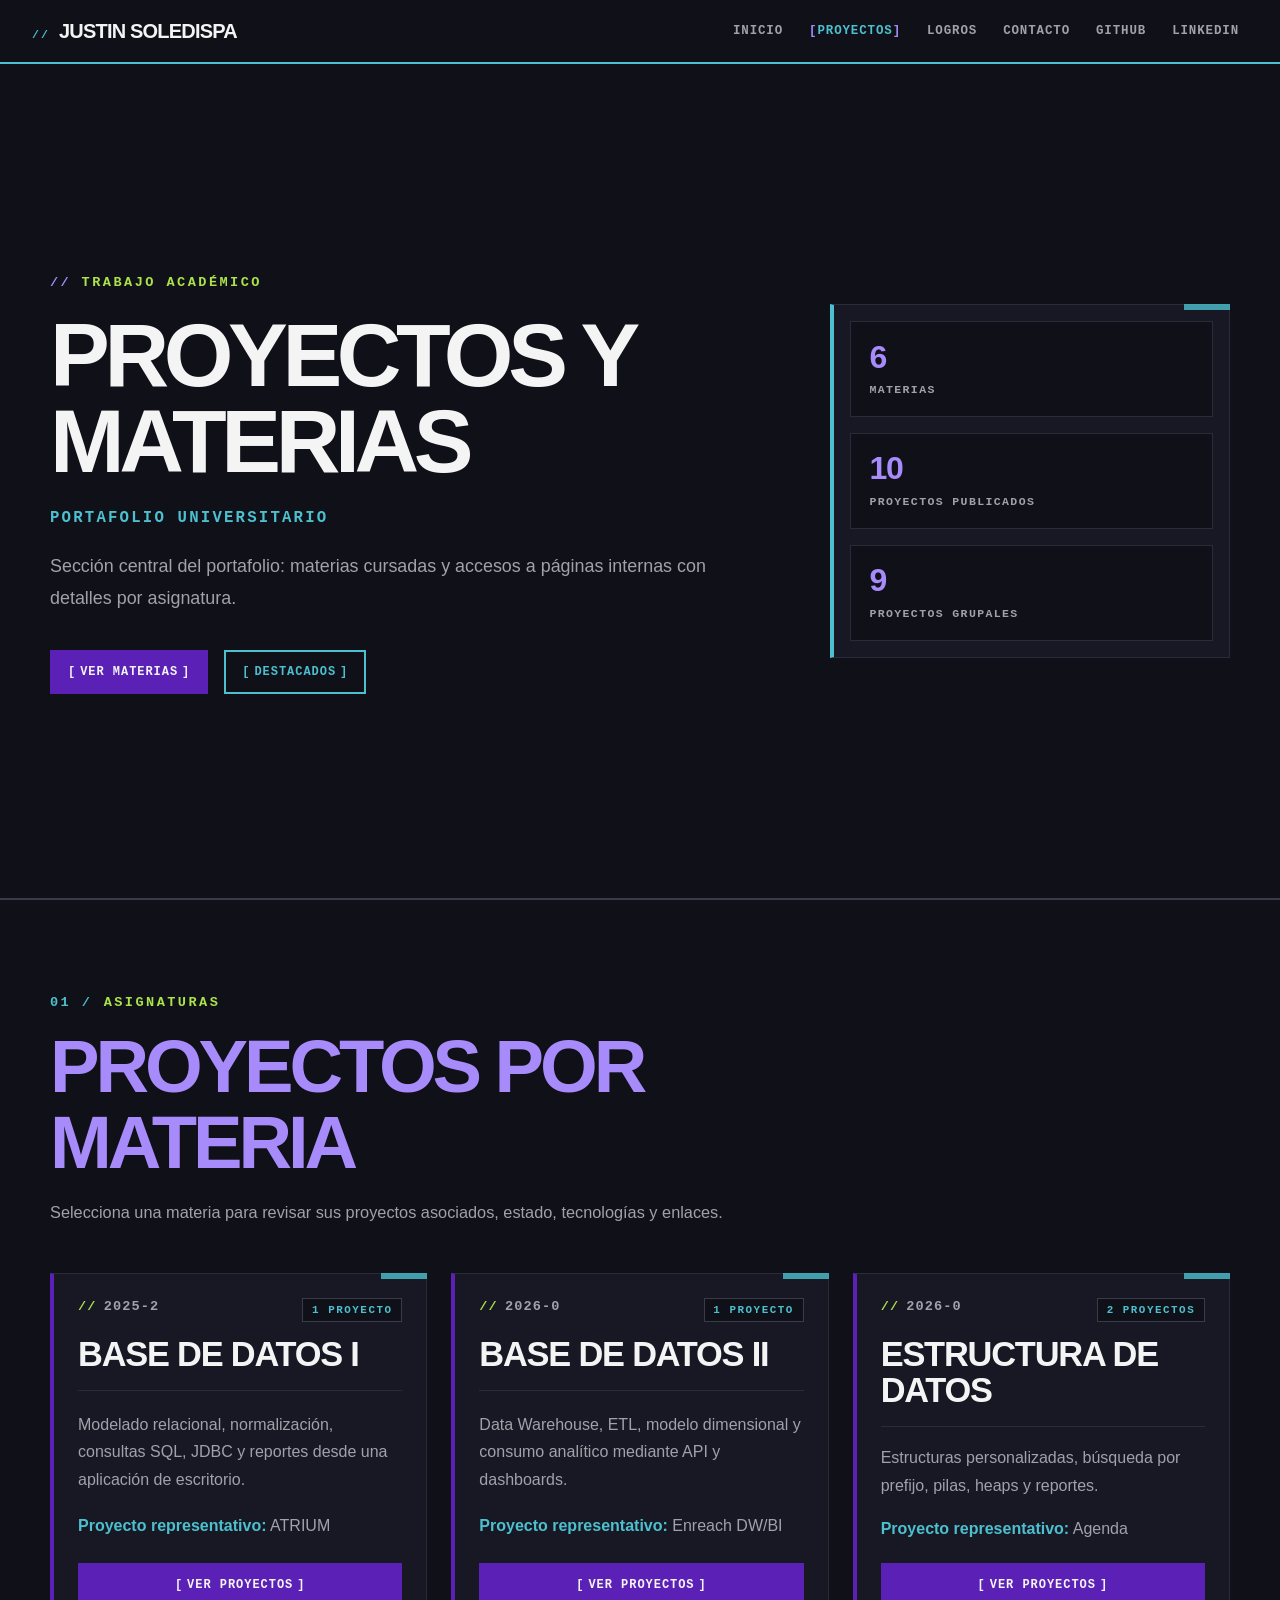
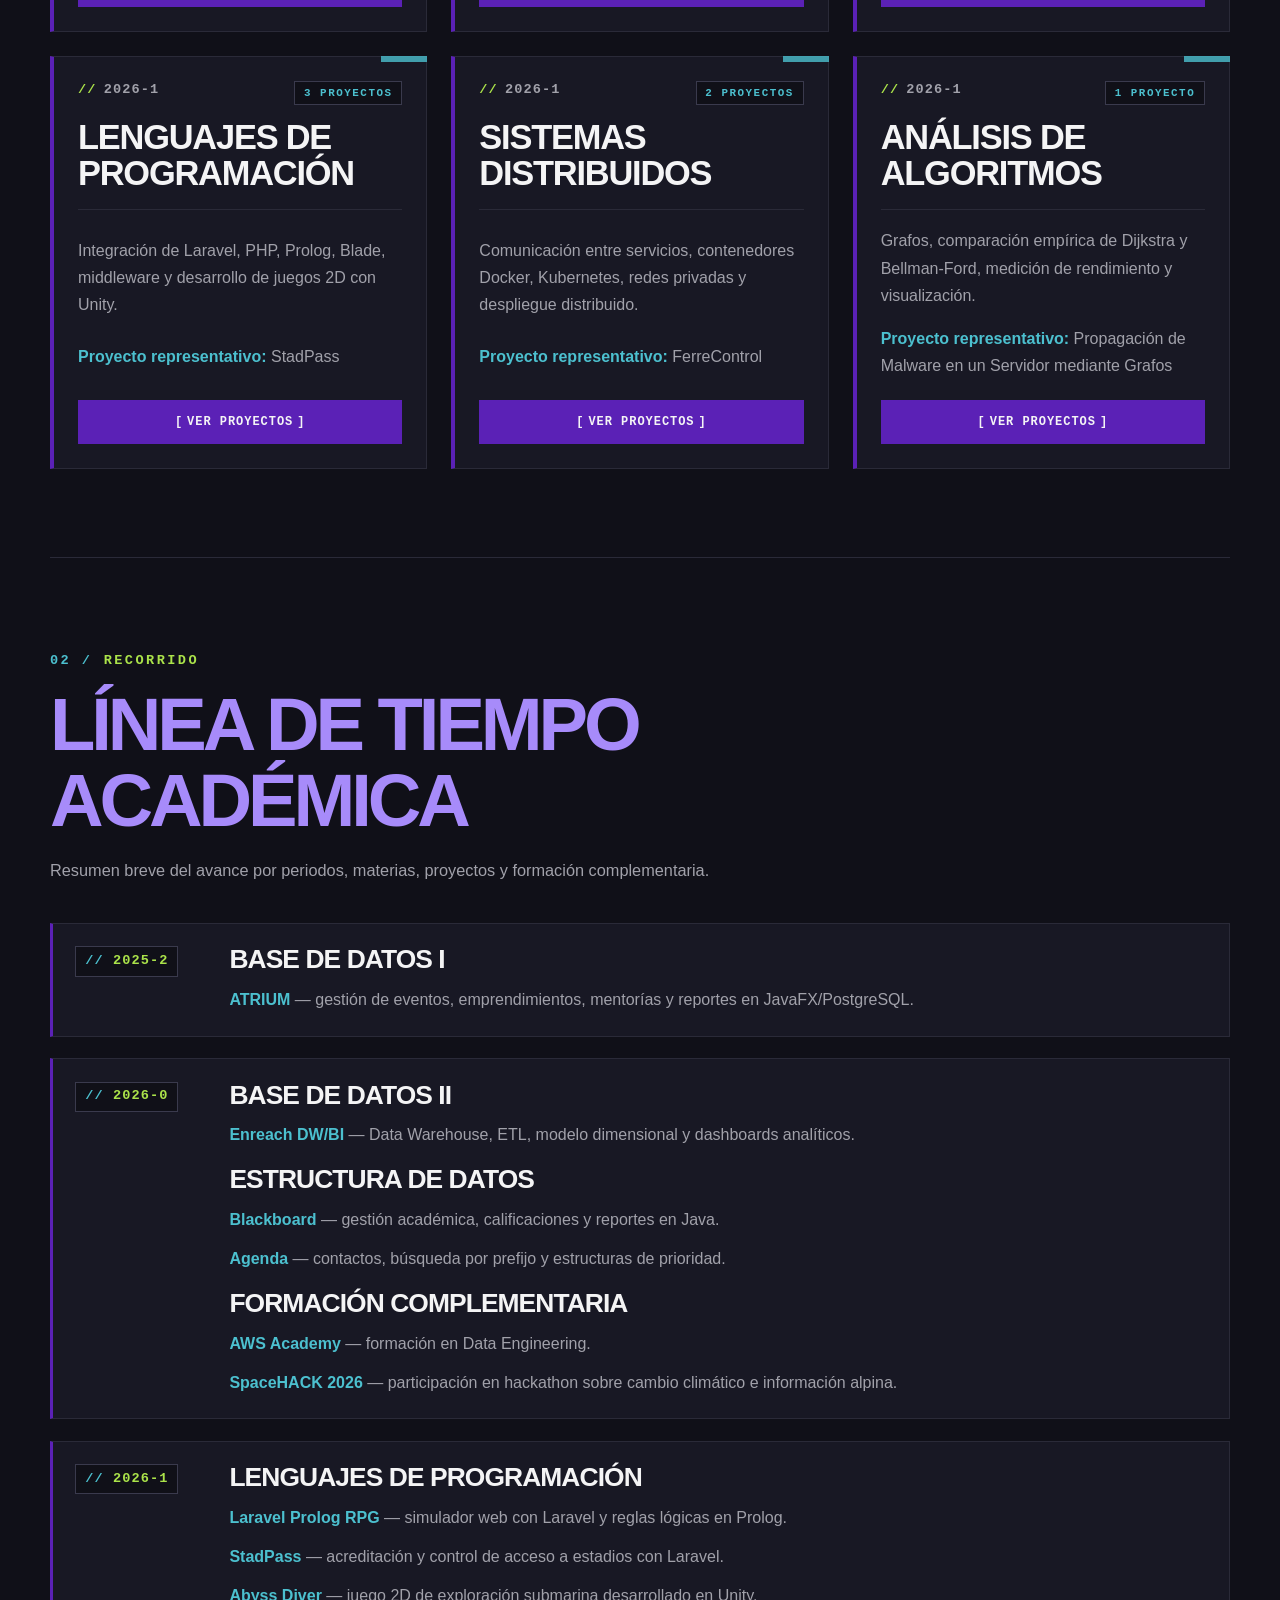
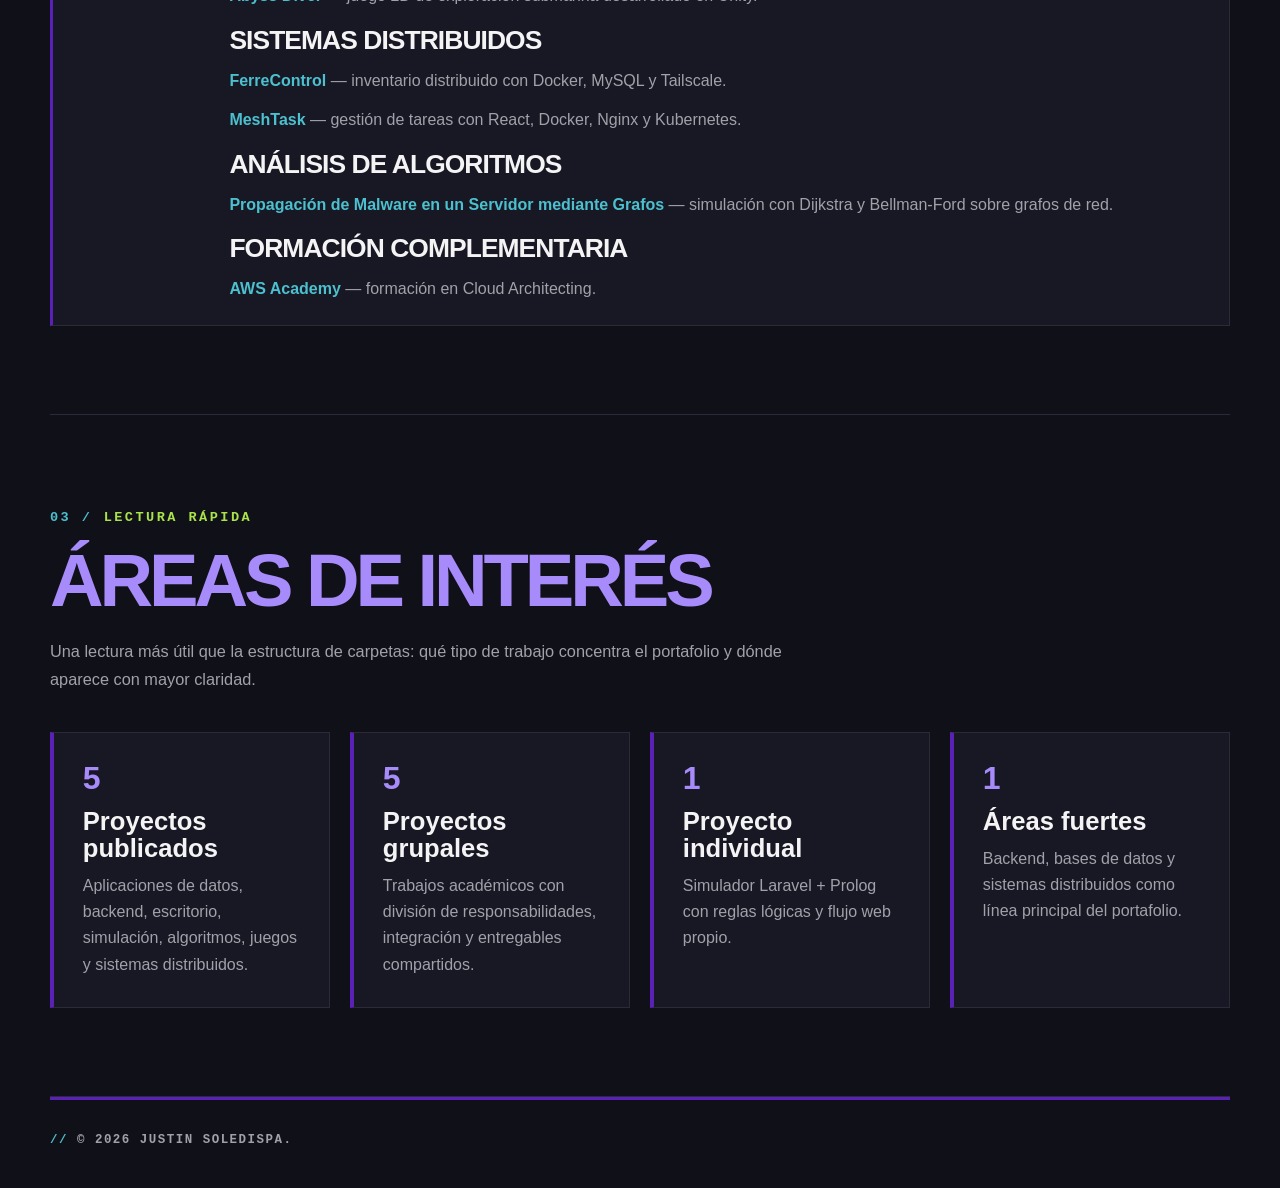
<file: proyectos.html>
<!DOCTYPE html>
<html lang="es">
<head>
  <meta charset="UTF-8">
  <meta name="viewport" content="width=device-width, initial-scale=1.0">
  <meta name="description" content="Materias y proyectos académicos del portafolio de Justin Soledispa.">
  <title>Proyectos | Justin Soledispa</title>

  <link rel="stylesheet" href="style.css">
  <link rel="icon" type="image/png" href="/favicon.png">
</head>
<body>
  <nav class="navbar" aria-label="Navegación principal">
    <a class="navbar-logo" href="index.html">Justin Soledispa</a>
    <button class="navbar-toggle" type="button" aria-controls="navbar-menu" aria-expanded="false" aria-label="Abrir menú de navegación">
      <span class="navbar-toggle-icon" aria-hidden="true"></span>
    </button>
    <div class="navbar-links" id="navbar-menu">
      <a href="index.html">Inicio</a>
      <a class="activo" href="proyectos.html" aria-current="page">Proyectos</a>
      <a href="logros.html">Logros</a>
      <a href="index.html#contacto">Contacto</a>
      <a href="https://github.com/justinsoledispa" target="_blank" rel="noopener noreferrer">GitHub</a>
      <a href="https://www.linkedin.com/in/justinsoledispa/" target="_blank" rel="noopener noreferrer">LinkedIn</a>
    </div>
  </nav>

  <header id="inicio" class="hero">
    <div class="hero-layout">
      <div class="hero-contenido">
        <span class="hero-etiqueta">Trabajo académico</span>
        <h1>Proyectos y Materias</h1>
        <p class="hero-subtitulo">Portafolio universitario</p>
        <p class="hero-descripcion">
          Sección central del portafolio: materias cursadas y accesos a páginas internas con detalles por asignatura.
        </p>
        <div class="hero-acciones">
          <a class="boton-ver-proyectos" href="#materias">Ver materias</a>
          <a class="boton-secundario" href="index.html#destacados">Destacados</a>
        </div>
      </div>

      <aside class="panel-info panel-resumen" aria-label="Resumen de proyectos">
        <div class="resumen-item">
          <span class="resumen-numero">6</span>
          <span class="resumen-texto">materias</span>
        </div>
        <div class="resumen-item">
          <span class="resumen-numero">10</span>
          <span class="resumen-texto">proyectos publicados</span>
        </div>
        <div class="resumen-item">
          <span class="resumen-numero">9</span>
          <span class="resumen-texto">proyectos grupales</span>
        </div>
      </aside>
    </div>
  </header>

  <main>
    
    <section id="materias" class="seccion-proyectos seccion-amplia" aria-labelledby="titulo-materias">
      <div class="encabezado-seccion">
        <span class="etiqueta-seccion">Asignaturas</span>
        <h2 id="titulo-materias">Proyectos por Materia</h2>
        <p>
          Selecciona una materia para revisar sus proyectos asociados, estado, tecnologías y enlaces.
        </p>
      </div>

      <div class="grid-materias">
        <article class="tarjeta-materia">
          <div class="materia-header">
            <div class="materia-meta">
              <span class="semestre">2025-2</span>
              <span class="badge badge-contador">1 proyecto</span>
            </div>
            <h3>Base de Datos I</h3>
          </div>
          <p>
            Modelado relacional, normalización, consultas SQL, JDBC y reportes desde una aplicación de escritorio.
          </p>
          <p class="proyecto-representativo"><strong>Proyecto representativo:</strong> ATRIUM</p>
          <a class="boton-ver-proyectos" href="2025-2-base-de-datos-i/index.html">Ver proyectos</a>
        </article>

        <article class="tarjeta-materia">
          <div class="materia-header">
            <div class="materia-meta">
              <span class="semestre">2026-0</span>
              <span class="badge badge-contador">1 proyecto</span>
            </div>
            <h3>Base de Datos II</h3>
          </div>
          <p>
            Data Warehouse, ETL, modelo dimensional y consumo analítico mediante API y dashboards.
          </p>
          <p class="proyecto-representativo"><strong>Proyecto representativo:</strong> Enreach DW/BI</p>
          <a class="boton-ver-proyectos" href="2026-0-base-de-datos-ii/index.html">Ver proyectos</a>
        </article>

        <article class="tarjeta-materia">
          <div class="materia-header">
            <div class="materia-meta">
              <span class="semestre">2026-0</span>
              <span class="badge badge-contador">2 proyectos</span>
            </div>
            <h3>Estructura de Datos</h3>
          </div>
          <p>
            Estructuras personalizadas, búsqueda por prefijo, pilas, heaps y reportes.
          </p>
          <p class="proyecto-representativo"><strong>Proyecto representativo:</strong> Agenda</p>
          <a class="boton-ver-proyectos" href="2026-0-estructura-de-datos/index.html">Ver proyectos</a>
        </article>

        <article class="tarjeta-materia">
          <div class="materia-header">
            <div class="materia-meta">
              <span class="semestre">2026-1</span>
              <span class="badge badge-contador">3 proyectos</span>
            </div>
            <h3>Lenguajes de Programación</h3>
          </div>
          <p>
            Integración de Laravel, PHP, Prolog, Blade, middleware y desarrollo de juegos 2D con Unity.
          </p>
          <p class="proyecto-representativo"><strong>Proyecto representativo:</strong> StadPass</p>
          <a class="boton-ver-proyectos" href="2026-1-lenguajes-de-programacion/index.html">Ver proyectos</a>
        </article>

        <article class="tarjeta-materia">
          <div class="materia-header">
            <div class="materia-meta">
              <span class="semestre">2026-1</span>
              <span class="badge badge-contador">2 proyectos</span>
            </div>
            <h3>Sistemas Distribuidos</h3>
          </div>
          <p>
            Comunicación entre servicios, contenedores Docker, Kubernetes, redes privadas y despliegue distribuido.
          </p>
          <p class="proyecto-representativo"><strong>Proyecto representativo:</strong> FerreControl</p>
          <a class="boton-ver-proyectos" href="2026-1-sistemas-distribuidos/index.html">Ver proyectos</a>
        </article>

        <article class="tarjeta-materia">
          <div class="materia-header">
            <div class="materia-meta">
              <span class="semestre">2026-1</span>
              <span class="badge badge-contador">1 proyecto</span>
            </div>
            <h3>Análisis de Algoritmos</h3>
          </div>
          <p>
            Grafos, comparación empírica de Dijkstra y Bellman-Ford, medición de rendimiento y visualización.
          </p>
          <p class="proyecto-representativo"><strong>Proyecto representativo:</strong> Propagación de Malware en un Servidor mediante Grafos</p>
          <a class="boton-ver-proyectos" href="2026-1-analisis-de-algoritmos/index.html">Ver proyectos</a>
        </article>
      </div>
    </section>

    <section id="linea-tiempo" class="seccion-info seccion-amplia" aria-labelledby="titulo-linea-tiempo">
      <div class="encabezado-seccion">
        <span class="etiqueta-seccion">Recorrido</span>
        <h2 id="titulo-linea-tiempo">Línea de tiempo académica</h2>
        <p>
          Resumen breve del avance por periodos, materias, proyectos y formación complementaria.
        </p>
      </div>

      <div class="timeline-academica">
        <article class="timeline-periodo">
          <span class="timeline-fecha">2025-2</span>
          <div class="timeline-contenido">
            <h3>Base de Datos I</h3>
            <p><strong>ATRIUM</strong> — gestión de eventos, emprendimientos, mentorías y reportes en JavaFX/PostgreSQL.</p>
          </div>
        </article>

        <article class="timeline-periodo">
          <span class="timeline-fecha">2026-0</span>
          <div class="timeline-contenido">
            <h3>Base de Datos II</h3>
            <p><strong>Enreach DW/BI</strong> — Data Warehouse, ETL, modelo dimensional y dashboards analíticos.</p>

            <h3>Estructura de Datos</h3>
            <p><strong>Blackboard</strong> — gestión académica, calificaciones y reportes en Java.</p>
            <p><strong>Agenda</strong> — contactos, búsqueda por prefijo y estructuras de prioridad.</p>

            <h3>Formación complementaria</h3>
            <p><strong>AWS Academy</strong> — formación en Data Engineering.</p>
            <p><strong>SpaceHACK 2026</strong> — participación en hackathon sobre cambio climático e información alpina.</p>
          </div>
        </article>

        <article class="timeline-periodo">
          <span class="timeline-fecha">2026-1</span>
          <div class="timeline-contenido">
            <h3>Lenguajes de Programación</h3>
            <p><strong>Laravel Prolog RPG</strong> — simulador web con Laravel y reglas lógicas en Prolog.</p>
            <p><strong>StadPass</strong> — acreditación y control de acceso a estadios con Laravel.</p>
            <p><strong>Abyss Diver</strong> — juego 2D de exploración submarina desarrollado en Unity.</p>

            <h3>Sistemas Distribuidos</h3>
            <p><strong>FerreControl</strong> — inventario distribuido con Docker, MySQL y Tailscale.</p>
            <p><strong>MeshTask</strong> — gestión de tareas con React, Docker, Nginx y Kubernetes.</p>

            <h3>Análisis de Algoritmos</h3>
            <p><strong>Propagación de Malware en un Servidor mediante Grafos</strong> — simulación con Dijkstra y Bellman-Ford sobre grafos de red.</p>
            <h3>Formación complementaria</h3>
            <p><strong>AWS Academy</strong> — formación en Cloud Architecting.</p>
          
          </div>
        </article>
      </div>
    </section>

    <section id="areas-interes" class="seccion-info seccion-amplia" aria-labelledby="titulo-areas-interes">
      <div class="encabezado-seccion">
        <span class="etiqueta-seccion">Lectura rápida</span>
        <h2 id="titulo-areas-interes">Áreas de interés</h2>
        <p>
          Una lectura más útil que la estructura de carpetas: qué tipo de trabajo concentra el portafolio y dónde aparece con mayor claridad.
        </p>
      </div>

      <div class="grid-metricas">
        <article class="panel-info metrica-portafolio">
          <span class="resumen-numero">10</span>
          <h3>Proyectos publicados</h3>
          <p>Aplicaciones de datos, backend, escritorio, simulación, algoritmos, juegos y sistemas distribuidos.</p>
        </article>

        <article class="panel-info metrica-portafolio">
          <span class="resumen-numero">9</span>
          <h3>Proyectos grupales</h3>
          <p>Trabajos académicos con división de responsabilidades, integración y entregables compartidos.</p>
        </article>

        <article class="panel-info metrica-portafolio">
          <span class="resumen-numero">1</span>
          <h3>Proyecto individual</h3>
          <p>Simulador Laravel + Prolog con reglas lógicas y flujo web propio.</p>
        </article>

        <article class="panel-info metrica-portafolio">
          <span class="resumen-numero">3</span>
          <h3>Áreas fuertes</h3>
          <p>Backend, bases de datos y sistemas distribuidos como línea principal del portafolio.</p>
        </article>
      </div>
    </section>

  </main>

  <footer>
    <p>© 2026 Justin Soledispa.</p>
  </footer>
  <script src="./script.js"></script>
</body>
</html>
</file>
<file: style.css>
@import url("./css/00-variables-base.css");
@import url("./css/01-navbar.css");
@import url("./css/02-hero.css");
@import url("./css/03-layout-general.css");
@import url("./css/04-paneles.css");
@import url("./css/05-botones.css");
@import url("./css/06-materias-proyectos.css");
@import url("./css/07-tecnologias.css");
@import url("./css/08-certificaciones.css");
@import url("./css/09-hackatones.css");
@import url("./css/10-contacto.css");
@import url("./css/11-footer.css");
@import url("./css/12-animaciones-js.css");
@import url("./css/13-accesibilidad.css");
@import url("./css/14-responsive-tablet.css");
@import url("./css/15-responsive-mobile.css");
@import url("./css/16-ajustes-index.css");
@import url("./css/17-cursor.css");
</file>
<file: 2025-2-base-de-datos-i/base-datos-i.css>
﻿
/* =========================================================
   1. HERO DE MATERIA
   ========================================================= */

.hero-materia .hero-layout {
  grid-template-columns: minmax(0, 720px) minmax(300px, 400px);
}

.hero-materia .hero-contenido,
.hero-materia h1 {
  max-width: 760px;
}

.hero-materia .panel-resumen .resumen-numero {
  font-size: clamp(1.5rem, 3vw, 2rem);
}

.hero-materia .panel-resumen .resumen-texto {
  font-size: 0.72rem;
}

.hero-etiqueta,
.etiqueta-seccion {
  color: var(--lime);
}

.hero-etiqueta[data-num]::before,
.etiqueta-seccion[data-num]::before {
  content: attr(data-num) " / ";
  color: var(--cyan);
  margin-right: 0.7rem;
}

/* =========================================================
   2. SECCIÓN DE PROYECTOS
   ========================================================= */

.grid-proyectos {
  grid-template-columns: repeat(auto-fit, minmax(min(100%, 460px), 1fr));
}

.tarjeta-proyecto {
  min-height: auto;
  align-items: flex-start;
  gap: 0.5rem;
  padding: 1.8rem;
}

.tarjeta-proyecto .materia-header {
  width: 100%;
  margin-bottom: 1.2rem;
}

.tarjeta-proyecto h3 {
  font-size: clamp(1.7rem, 4vw, 2.65rem);
  line-height: 1.05;
}

.tarjeta-proyecto p {
  max-width: 920px;
  margin-bottom: 1.1rem;
  color: var(--text);
  font-size: 1rem;
  line-height: 1.75;
}

.tarjeta-proyecto .boton-ver-proyectos {
  width: fit-content;
  max-width: max-content;
  align-self: flex-start;
  padding-inline: 1.4rem;
}

/* =========================================================
   3. SECCIÓN DE TEMAS APLICADOS
   ========================================================= */

#temas .grid-tecnologias {
  grid-template-columns: repeat(2, minmax(280px, 1fr));
}

#temas .tarjeta-tecnologia {
  min-height: 190px;
}

#temas .tarjeta-tecnologia h3 {
  font-size: clamp(1.35rem, 2.6vw, 1.9rem);
}

#temas .lista-tecnologias li {
  font-size: 0.78rem;
}

/* =========================================================
   4. SECCIÓN DE REGRESO
   ========================================================= */

.seccion-volver {
  padding: 4rem 0;
}

.seccion-volver .panel-contacto {
  width: 100%;
  padding: 1.8rem;
}

.seccion-volver h2 {
  max-width: 820px;
}

.seccion-volver .boton-contacto {
  width: fit-content;
  max-width: max-content;
  padding-inline: 1.4rem;
}

/* =========================================================
   5. RESPONSIVE
   ========================================================= */

@media (max-width: 1000px) {
  .hero-materia .hero-layout,
  #temas .grid-tecnologias {
    grid-template-columns: 1fr;
  }
}

@media (max-width: 760px) {
  .tarjeta-proyecto .boton-ver-proyectos,
  .seccion-volver .boton-contacto {
    width: 100%;
    max-width: none;
  }
}
.tarjeta-proyecto .proyecto-detalle p {
  margin: 0;
  color: var(--muted);
}
</file>
<file: 2026-0-base-de-datos-ii/base-datos-ii.css>
﻿/* =========================================================
   BASE DE DATOS I
   Ajustes específicos de la página interna.
   Este archivo debe cargarse después de ../style.css.
   ========================================================= */

/* =========================================================
   1. HERO DE MATERIA
   ========================================================= */
.hero-etiqueta,
.etiqueta-seccion {
  color: var(--lime);
}

.hero-etiqueta[data-num]::before,
.etiqueta-seccion[data-num]::before {
  content: attr(data-num) " / ";
  color: var(--cyan);
  margin-right: 0.7rem;
}
.hero-materia .hero-layout {
  grid-template-columns: minmax(0, 720px) minmax(300px, 400px);
}

.hero-materia .hero-contenido,
.hero-materia h1 {
  max-width: 760px;
}

.hero-materia .panel-resumen .resumen-numero {
  font-size: clamp(1.5rem, 3vw, 2rem);
}

.hero-materia .panel-resumen .resumen-texto {
  font-size: 0.72rem;
}

/* =========================================================
   2. SECCIÓN DE PROYECTOS
   ========================================================= */

.grid-proyectos {
  grid-template-columns: repeat(auto-fit, minmax(min(100%, 460px), 1fr));
}

.tarjeta-proyecto {
  min-height: auto;
  align-items: flex-start;
  gap: 0.5rem;
  padding: 1.8rem;
}

.tarjeta-proyecto .materia-header {
  width: 100%;
  margin-bottom: 1.2rem;
}

.tarjeta-proyecto h3 {
  font-size: clamp(1.7rem, 4vw, 2.65rem);
  line-height: 1.05;
}

.tarjeta-proyecto p {
  max-width: 920px;
  margin-bottom: 1.1rem;
  color: var(--text);
  font-size: 1rem;
  line-height: 1.75;
}

.tarjeta-proyecto .boton-ver-proyectos {
  width: fit-content;
  max-width: max-content;
  align-self: flex-start;
  padding-inline: 1.4rem;
}

/* =========================================================
   3. SECCIÓN DE TEMAS APLICADOS
   ========================================================= */

#temas .grid-tecnologias {
  grid-template-columns: repeat(2, minmax(280px, 1fr));
}

#temas .tarjeta-tecnologia {
  min-height: 190px;
}

#temas .tarjeta-tecnologia h3 {
  font-size: clamp(1.35rem, 2.6vw, 1.9rem);
}

#temas .lista-tecnologias li {
  font-size: 0.78rem;
}

/* =========================================================
   4. SECCIÓN DE REGRESO
   ========================================================= */

.seccion-volver {
  padding: 4rem 0;
}

.seccion-volver .panel-contacto {
  width: 100%;
  padding: 1.8rem;
}

.seccion-volver h2 {
  max-width: 820px;
}

.seccion-volver .boton-contacto {
  width: fit-content;
  max-width: max-content;
  padding-inline: 1.4rem;
}

/* =========================================================
   5. RESPONSIVE
   ========================================================= */

@media (max-width: 1000px) {
  .hero-materia .hero-layout,
  #temas .grid-tecnologias {
    grid-template-columns: 1fr;
  }
}

@media (max-width: 760px) {
  .tarjeta-proyecto .boton-ver-proyectos,
  .seccion-volver .boton-contacto {
    width: 100%;
    max-width: none;
  }
}
.tarjeta-proyecto .proyecto-detalle p {
  margin: 0;
  color: var(--muted);
}
</file>
<file: 2026-0-estructura-de-datos/estructura-datos.css>
﻿/* =========================================================
   ESTRUCTURA DE DATOS - AJUSTES ESPECÍFICOS
   Hereda la estética global desde ../style.css
   ========================================================= */

/* =========================================================
   1. HERO DE MATERIA
   ========================================================= */
.hero-etiqueta,
.etiqueta-seccion {
  color: var(--lime);
}

.hero-etiqueta[data-num]::before,
.etiqueta-seccion[data-num]::before {
  content: attr(data-num) " / ";
  color: var(--cyan);
  margin-right: 0.7rem;
}
.materia-estructura-datos .hero h1 {
  max-width: 980px;
}

.materia-estructura-datos .hero-descripcion {
  max-width: 720px;
}

/* =========================================================
   2. PROYECTOS
   ========================================================= */

.materia-estructura-datos .grid-proyectos-doble {
  grid-template-columns: repeat(2, minmax(0, 1fr));
  align-items: stretch;
}

.materia-estructura-datos .tarjeta-proyecto-edd {
  min-height: 420px;
  gap: 1.25rem;
}

.materia-estructura-datos .tarjeta-proyecto-edd .materia-header {
  margin-bottom: 0;
}

.materia-estructura-datos .tarjeta-proyecto-edd h3 {
  font-size: clamp(2rem, 4vw, 3.2rem);
}

.materia-estructura-datos .tarjeta-proyecto-edd p {
  color: var(--text);
  font-size: 1rem;
  line-height: 1.75;
}

.materia-estructura-datos .lista-proyecto {
  margin-top: auto;
  margin-bottom: 0.25rem;
}

.materia-estructura-datos .tarjeta-proyecto-edd .boton-ver-proyectos {
  width: fit-content;
  max-width: max-content;
  align-self: flex-start;
  padding-inline: 1.4rem;
}

/* =========================================================
   3. ESTRUCTURAS APLICADAS
   ========================================================= */

.materia-estructura-datos .grid-estructuras {
  grid-template-columns: repeat(4, minmax(0, 1fr));
}

.materia-estructura-datos .grid-estructuras .tarjeta-tecnologia {
  min-height: 245px;
}

.materia-estructura-datos .grid-estructuras .tarjeta-tecnologia h3 {
  font-size: clamp(1.15rem, 2vw, 1.55rem);
}

/* =========================================================
   4. TECNOLOGÍAS Y FUNCIONAMIENTO
   ========================================================= */

.materia-estructura-datos .grid-funcionamiento {
  grid-template-columns: repeat(3, minmax(0, 1fr));
}

.materia-estructura-datos .grid-funcionamiento .tarjeta-tecnologia {
  min-height: 220px;
}

/* =========================================================
   5. REGRESO
   ========================================================= */

.materia-estructura-datos .seccion-volver {
  padding: 4.5rem 0;
}

.materia-estructura-datos .seccion-volver .panel-contacto {
  max-width: 100%;
}

.materia-estructura-datos .seccion-volver .boton-contacto {
  width: fit-content;
  max-width: max-content;
  padding-inline: 1.4rem;
}

/* =========================================================
   6. RESPONSIVE
   ========================================================= */

@media (max-width: 1100px) {
  .materia-estructura-datos .grid-estructuras {
    grid-template-columns: repeat(2, minmax(0, 1fr));
  }
}

@media (max-width: 900px) {
  .materia-estructura-datos .grid-proyectos-doble,
  .materia-estructura-datos .grid-funcionamiento {
    grid-template-columns: 1fr;
  }

  .materia-estructura-datos .tarjeta-proyecto-edd {
    min-height: auto;
  }
}

@media (max-width: 760px) {
  .materia-estructura-datos .grid-estructuras {
    grid-template-columns: 1fr;
  }

  .materia-estructura-datos .tarjeta-proyecto-edd .boton-ver-proyectos,
  .materia-estructura-datos .seccion-volver .boton-contacto {
    width: 100%;
    max-width: none;
  }
}
.tarjeta-proyecto .proyecto-detalle p {
  margin: 0;
  color: var(--muted);
}
</file>
<file: 2026-1-lenguajes-de-programacion/lenguajes-programacion.css>
﻿/* =========================================================
   LENGUAJES DE PROGRAMACIÓN - AJUSTES ESPECÍFICOS
   Hereda la estética global desde ../style.css
   ========================================================= */

/* =========================================================
   1. LABELS Y HERO DE MATERIA
   ========================================================= */

.materia-lenguajes-programacion .hero-etiqueta,
.materia-lenguajes-programacion .etiqueta-seccion {
  color: var(--lime);
}

.materia-lenguajes-programacion .hero-etiqueta[data-num]::before,
.materia-lenguajes-programacion .etiqueta-seccion[data-num]::before {
  content: attr(data-num) " / ";
  color: var(--cyan);
  margin-right: 0.7rem;
}

.materia-lenguajes-programacion .hero h1 {
  max-width: 940px;
  font-size: clamp(2.6rem, 5.1vw, 4.85rem);
  line-height: 0.98;
  letter-spacing: -0.055em;
}

.materia-lenguajes-programacion .hero-descripcion {
  max-width: 720px;
}

/* =========================================================
   2. PROYECTOS
   ========================================================= */

.materia-lenguajes-programacion .grid-proyectos {
  grid-template-columns: repeat(2, minmax(0, 1fr));
  align-items: stretch;
  gap: 1.5rem;
}

.materia-lenguajes-programacion .tarjeta-proyecto {
  min-height: 560px;
  display: flex;
  flex-direction: column;
  justify-content: flex-start;
  gap: 1.15rem;
}

.materia-lenguajes-programacion .tarjeta-proyecto .materia-header {
  margin-bottom: 0;
}

.materia-lenguajes-programacion .tarjeta-proyecto h3 {
  font-size: clamp(1.85rem, 3.2vw, 2.65rem);
  line-height: 1.03;
  letter-spacing: -0.04em;
}

.materia-lenguajes-programacion .tarjeta-proyecto p {
  margin: 0;
  color: var(--text);
  font-size: 1rem;
  line-height: 1.72;
}

/* Chips dentro de cada proyecto */
.materia-lenguajes-programacion .lista-proyecto {
  margin-top: auto;
  margin-bottom: 1.45rem;
  gap: 0.7rem;
}

.materia-lenguajes-programacion .lista-proyecto li {
  font-size: 0.78rem;
}

/* Botón del proyecto: corto, alineado y con aire respecto a los chips */
.materia-lenguajes-programacion .tarjeta-proyecto .boton-ver-proyectos,
.materia-lenguajes-programacion .tarjeta-proyecto .boton-secundario {
  width: fit-content;
  max-width: max-content;
  align-self: flex-start;
  margin-top: 0;
  padding-inline: 1.4rem;
}

/* El botón de la tarjeta pendiente no debe parecer un enlace activo */
.materia-lenguajes-programacion .tarjeta-proyecto .boton-secundario {
  cursor: default;
}

.materia-lenguajes-programacion .tarjeta-proyecto .badge-pendiente ~ h3 {
  color: var(--muted);
}

/* Mantiene el hover aunque script.js haya añadido reveal/is-visible */
.materia-lenguajes-programacion .tarjeta-proyecto.reveal.is-visible:hover {
  transform: translateY(-10px);
}

/* =========================================================
   3. CONCEPTOS APLICADOS
   ========================================================= */

.materia-lenguajes-programacion #conceptos .grid-tecnologias {
  grid-template-columns: repeat(2, minmax(0, 1fr));
}

.materia-lenguajes-programacion #conceptos .tarjeta-tecnologia {
  min-height: 225px;
}

.materia-lenguajes-programacion #conceptos .tarjeta-tecnologia h3 {
  font-size: clamp(1.15rem, 2vw, 1.55rem);
}

/* =========================================================
   4. TECNOLOGÍAS Y FUNCIONAMIENTO
   ========================================================= */

.materia-lenguajes-programacion #tecnologias .grid-tecnologias {
  grid-template-columns: repeat(4, minmax(0, 1fr));
}

.materia-lenguajes-programacion #tecnologias .tarjeta-tecnologia {
  min-height: 220px;
}

.materia-lenguajes-programacion #tecnologias .tarjeta-tecnologia h3 {
  font-size: clamp(1.15rem, 2vw, 1.5rem);
}

/* =========================================================
   5. REGRESO
   ========================================================= */

.materia-lenguajes-programacion .seccion-volver {
  padding: 4.5rem 0;
}

.materia-lenguajes-programacion .seccion-volver .panel-contacto {
  max-width: 100%;
}

.materia-lenguajes-programacion .seccion-volver .boton-contacto {
  width: fit-content;
  max-width: max-content;
  padding-inline: 1.4rem;
}

/* =========================================================
   6. RESPONSIVE
   ========================================================= */

@media (max-width: 1180px) {
  .materia-lenguajes-programacion .grid-proyectos {
    grid-template-columns: repeat(2, minmax(0, 1fr));
  }

  .materia-lenguajes-programacion #tecnologias .grid-tecnologias {
    grid-template-columns: repeat(2, minmax(0, 1fr));
  }
}

@media (max-width: 900px) {
  .materia-lenguajes-programacion .grid-proyectos,
  .materia-lenguajes-programacion #conceptos .grid-tecnologias {
    grid-template-columns: 1fr;
  }

  .materia-lenguajes-programacion .tarjeta-proyecto {
    min-height: auto;
  }
}

@media (max-width: 760px) {
  .materia-lenguajes-programacion .hero h1 {
    font-size: clamp(2.4rem, 13vw, 4rem);
    line-height: 1.02;
    letter-spacing: -0.035em;
  }

  .materia-lenguajes-programacion #tecnologias .grid-tecnologias {
    grid-template-columns: 1fr;
  }

  .materia-lenguajes-programacion .tarjeta-proyecto .boton-ver-proyectos,
  .materia-lenguajes-programacion .tarjeta-proyecto .boton-secundario,
  .materia-lenguajes-programacion .seccion-volver .boton-contacto {
    width: 100%;
    max-width: none;
  }

  .materia-lenguajes-programacion .lista-proyecto {
    margin-bottom: 1.25rem;
  }
}
.tarjeta-proyecto .proyecto-detalle p {
  margin: 0;
  color: var(--muted);
}
</file>
<file: 2026-1-sistemas-distribuidos/sistemas-distribuidos.css>
﻿/* =========================================================
   ESTRUCTURA DE DATOS - AJUSTES ESPECÍFICOS
   Hereda la estética global desde ../style.css
   ========================================================= */

/* =========================================================
   1. HERO DE MATERIA
   ========================================================= */
.hero-etiqueta,
.etiqueta-seccion {
  color: var(--lime);
}

.hero-etiqueta[data-num]::before,
.etiqueta-seccion[data-num]::before {
  content: attr(data-num) " / ";
  color: var(--cyan);
  margin-right: 0.7rem;
}
.materia-estructura-datos .hero h1 {
  max-width: 980px;
}

.materia-estructura-datos .hero-descripcion {
  max-width: 720px;
}

/* =========================================================
   2. PROYECTOS
   ========================================================= */

.materia-estructura-datos .grid-proyectos-doble {
  grid-template-columns: repeat(2, minmax(0, 1fr));
  align-items: stretch;
}

.materia-estructura-datos .tarjeta-proyecto-edd {
  min-height: 420px;
  gap: 1.25rem;
}

.materia-estructura-datos .tarjeta-proyecto-edd .materia-header {
  margin-bottom: 0;
}

.materia-estructura-datos .tarjeta-proyecto-edd h3 {
  font-size: clamp(2rem, 4vw, 3.2rem);
}

.materia-estructura-datos .tarjeta-proyecto-edd p {
  color: var(--text);
  font-size: 1rem;
  line-height: 1.75;
}

.materia-estructura-datos .lista-proyecto {
  margin-top: auto;
  margin-bottom: 0.25rem;
}

.materia-estructura-datos .tarjeta-proyecto-edd .boton-ver-proyectos {
  width: fit-content;
  max-width: max-content;
  align-self: flex-start;
  padding-inline: 1.4rem;
}

/* =========================================================
   3. ESTRUCTURAS APLICADAS
   ========================================================= */

.materia-estructura-datos .grid-estructuras {
  grid-template-columns: repeat(4, minmax(0, 1fr));
}

.materia-estructura-datos .grid-estructuras .tarjeta-tecnologia {
  min-height: 245px;
}

.materia-estructura-datos .grid-estructuras .tarjeta-tecnologia h3 {
  font-size: clamp(1.15rem, 2vw, 1.55rem);
}

/* =========================================================
   4. TECNOLOGÍAS Y FUNCIONAMIENTO
   ========================================================= */

.materia-estructura-datos .grid-funcionamiento {
  grid-template-columns: repeat(3, minmax(0, 1fr));
}

.materia-estructura-datos .grid-funcionamiento .tarjeta-tecnologia {
  min-height: 220px;
}

/* =========================================================
   5. REGRESO
   ========================================================= */

.materia-estructura-datos .seccion-volver {
  padding: 4.5rem 0;
}

.materia-estructura-datos .seccion-volver .panel-contacto {
  max-width: 100%;
}

.materia-estructura-datos .seccion-volver .boton-contacto {
  width: fit-content;
  max-width: max-content;
  padding-inline: 1.4rem;
}

/* =========================================================
   6. RESPONSIVE
   ========================================================= */

@media (max-width: 1100px) {
  .materia-estructura-datos .grid-estructuras {
    grid-template-columns: repeat(2, minmax(0, 1fr));
  }
}

@media (max-width: 900px) {
  .materia-estructura-datos .grid-proyectos-doble,
  .materia-estructura-datos .grid-funcionamiento {
    grid-template-columns: 1fr;
  }

  .materia-estructura-datos .tarjeta-proyecto-edd {
    min-height: auto;
  }
}

@media (max-width: 760px) {
  .materia-estructura-datos .grid-estructuras {
    grid-template-columns: 1fr;
  }

  .materia-estructura-datos .tarjeta-proyecto-edd .boton-ver-proyectos,
  .materia-estructura-datos .seccion-volver .boton-contacto {
    width: 100%;
    max-width: none;
  }
}

.hero-materia h1 {
  font-size: clamp(2.7rem, 5.2vw, 4.9rem);
  line-height: 0.98;
  letter-spacing: -0.055em;
  max-width: 900px;
}
.tarjeta-proyecto .proyecto-detalle p {
  margin: 0;
  color: var(--muted);
}
</file>
